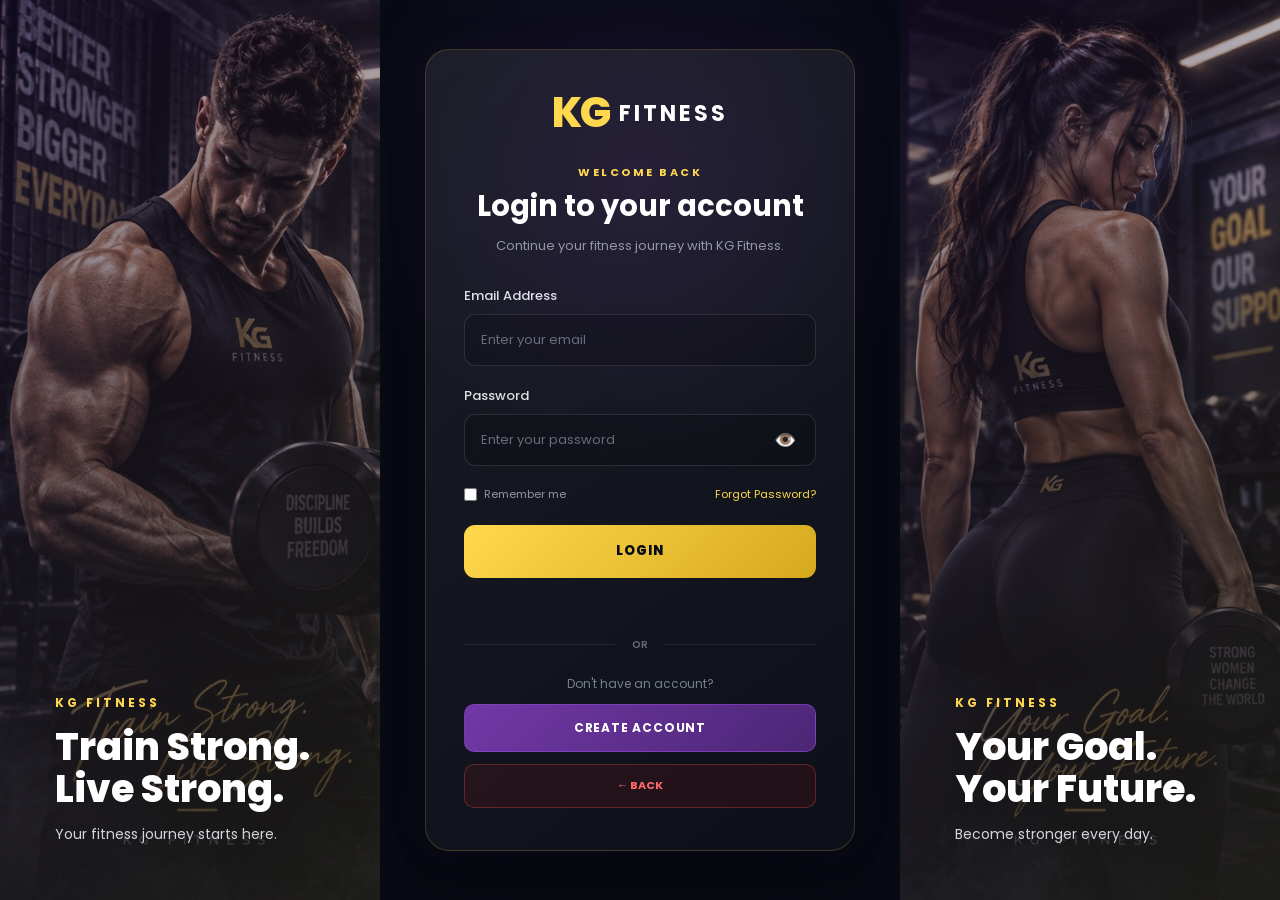
<file: index.html>
<!DOCTYPE html>
<html lang="en">

<head>
<meta name="google-site-verification" content="jZILCaX-lhPhB9ZKji2zbc3gxwZzl2rQR6wFWi7KnVI" />
    <meta charset="UTF-8">

    <meta
        name="viewport"
        content="width=device-width, initial-scale=1.0"
    >

    <title>KG Fitness | Login</title>
<link rel="canonical" href="https://kgjobfinderpc.github.io/KG-Fitness/">
    <link
        rel="stylesheet"
        href="login.css"
    >

    <link
        rel="preconnect"
        href="https://fonts.googleapis.com"
    >

    <link
        rel="preconnect"
        href="https://fonts.gstatic.com"
        crossorigin
    >

    <link
        href="https://fonts.googleapis.com/css2?family=Poppins:wght@300;400;500;600;700;800&display=swap"
        rel="stylesheet"
    >


    <style>

        /* ===============================
           PASSWORD INPUT
           =============================== */

        .password-wrapper {

            position: relative;

        }


        .password-wrapper input {

            width: 100%;

            padding-right: 50px;

        }


        .password-toggle {

            position: absolute;

            right: 15px;

            top: 50%;

            transform: translateY(-50%);

            border: none;

            background: transparent;

            color: #a7adbd;

            font-size: 18px;

            cursor: pointer;

            padding: 5px;

        }


        .password-toggle:hover {

            color: #ffd84d;

        }


        /* ===============================
           FORGOT PASSWORD MODAL
           =============================== */

        .forgot-modal {

            position: fixed;

            inset: 0;

            z-index: 9999;

            display: none;

            align-items: center;

            justify-content: center;

            padding: 20px;

            background:
                rgba(0, 0, 0, 0.85);

        }


        .forgot-modal-card {

            position: relative;

            width: 100%;

            max-width: 460px;

            box-sizing: border-box;

            padding: 40px;

            border-radius: 16px;

            background:
                #11131a;

            border:
                1px solid rgba(255, 216, 77, 0.20);

            box-shadow:
                0 25px 80px rgba(0, 0, 0, 0.70);

            text-align: center;

        }


        .forgot-modal-card .brand {

            display: flex;

            align-items: center;

            justify-content: center;

            gap: 10px;

            margin-bottom: 25px;

        }


        .forgot-modal-card .brand-kg {

            color: #ffd84d;

            font-size: 30px;

            font-weight: 800;

            line-height: 1;

        }


        .forgot-modal-card .brand-name {

            color: #ffffff;

            font-size: 18px;

            font-weight: 700;

            letter-spacing: 2px;

        }


        .forgot-modal-card .welcome {

            margin-bottom: 8px;

            color: #ffd84d;

            font-size: 12px;

            font-weight: 700;

            letter-spacing: 2px;

        }


        .forgot-modal-card h2 {

            margin:

                8px 0 12px;

            color: #ffffff;

            font-size: 25px;

            font-weight: 700;

        }


        .forgot-modal-card .login-description {

            margin-bottom: 20px;

            color: #a7adbd;

            font-size: 13px;

            line-height: 1.7;

        }


        .forgot-modal-card .input-group {

            margin-top: 20px;

            text-align: left;

        }


        .forgot-modal-card .input-group label {

            display: block;

            margin-bottom: 8px;

            color: #ffffff;

            font-size: 13px;

            font-weight: 500;

        }


        .forgot-modal-card .input-group input {

            width: 100%;

            box-sizing: border-box;

            padding: 13px 15px;

            border:

                1px solid rgba(255, 255, 255, 0.10);

            border-radius: 8px;

            outline: none;

            background: #191c25;

            color: #ffffff;

            font-family: "Poppins", sans-serif;

            font-size: 14px;

        }


        .forgot-modal-card .input-group input:focus {

            border-color: #ffd84d;

        }


        .forgot-modal-card .input-group input::placeholder {

            color: #6f7688;

        }


        .forgot-close {

            position: absolute;

            top: 12px;

            right: 16px;

            width: 35px;

            height: 35px;

            border: none;

            background: transparent;

            color: #a7adbd;

            font-size: 28px;

            line-height: 1;

            cursor: pointer;

        }


        .forgot-close:hover {

            color: #ffd84d;

        }


        #forgotMessage {

            min-height: 20px;

            margin-top: 15px;

            font-size: 12px;

            line-height: 1.5;

        }


        #sendResetLink {

            width: 100%;

            margin-top: 10px;

        }


        #cancelForgotPassword {

            width: 100%;

            margin-top: 15px;

        }


        /* ===============================
           MOBILE
           =============================== */

        @media (max-width: 600px) {

            .forgot-modal-card {

                padding: 30px 22px;

            }


            .forgot-modal-card h2 {

                font-size: 22px;

            }

        }

    </style>

</head>


<body>


    <main class="login-page">


        <!-- ===============================
             LEFT FITNESS IMAGE
             =============================== -->

        <section class="fitness-side left-side">

            <div class="image-overlay"></div>


            <div class="side-content">

                <span>
                    KG FITNESS
                </span>


                <h2>
                    Train Strong.<br>
                    Live Strong.
                </h2>


                <p>
                    Your fitness journey starts here.
                </p>

            </div>

        </section>



        <!-- ===============================
             LOGIN CENTER
             =============================== -->

        <section class="login-center">


            <div class="login-card">


                <div class="brand">

                    <div class="brand-kg">
                        KG
                    </div>

                    <div class="brand-name">
                        FITNESS
                    </div>

                </div>


                <p class="welcome">
                    WELCOME BACK
                </p>


                <h1>
                    Login to your account
                </h1>


                <p class="login-description">
                    Continue your fitness journey with KG Fitness.
                </p>



                <!-- ===============================
                     LOGIN FORM
                     =============================== -->

                <form id="loginForm">


                    <div class="input-group">

                        <label for="email">
                            Email Address
                        </label>


                        <input
                            type="email"
                            id="email"
                            name="email"
                            placeholder="Enter your email"
                            autocomplete="email"
                            required
                        >

                    </div>



                    <div class="input-group">

                        <label for="password">
                            Password
                        </label>


                        <div class="password-wrapper">


                            <input
                                type="password"
                                id="password"
                                name="password"
                                placeholder="Enter your password"
                                autocomplete="current-password"
                                required
                            >


                            <button
                                type="button"
                                class="password-toggle"
                                id="passwordToggle"
                                aria-label="Show password"
                            >
                                👁️
                            </button>


                        </div>

                    </div>



                    <!-- ===============================
                         LOGIN OPTIONS
                         =============================== -->

                    <div class="login-options">


                        <label class="remember">

                            <input
                                type="checkbox"
                                id="remember"
                            >

                            <span>
                                Remember me
                            </span>

                        </label>


                        <a
                            href="#"
                            id="forgotPassword"
                        >
                            Forgot Password?
                        </a>


                    </div>



                    <!-- LOGIN BUTTON -->

                    <button
                        type="submit"
                        class="login-submit"
                    >
                        LOGIN
                    </button>



                    <div
                        id="loginMessage"
                        class="login-message"
                    ></div>


                </form>



                <!-- ===============================
                     DIVIDER
                     =============================== -->

                <div class="divider">

                    <span>
                        OR
                    </span>

                </div>



                <!-- ===============================
                     CREATE ACCOUNT
                     =============================== -->

                <p class="create-account-text">
                    Don't have an account?
                </p>


                <button
                    type="button"
                    class="create-account-btn"
                    id="createAccountBtn"
                >
                    CREATE ACCOUNT
                </button>



                <!-- ===============================
                     BACK
                     =============================== -->

                <button
                    type="button"
                    class="back-btn"
                    id="backBtn"
                >
                    ← BACK
                </button>


            </div>

        </section>



        <!-- ===============================
             RIGHT FITNESS IMAGE
             =============================== -->

        <section class="fitness-side right-side">

            <div class="image-overlay"></div>


            <div class="side-content">

                <span>
                    KG FITNESS
                </span>


                <h2>
                    Your Goal.<br>
                    Your Future.
                </h2>


                <p>
                    Become stronger every day.
                </p>

            </div>

        </section>


    </main>



    <!-- ===============================
         FORGOT PASSWORD MODAL
         =============================== -->

    <div
        id="forgotPasswordModal"
        class="forgot-modal"
    >


        <div class="forgot-modal-card">


            <!-- CLOSE -->

            <button
                type="button"
                id="closeForgotModal"
                class="forgot-close"
                aria-label="Close"
            >
                ×
            </button>



            <!-- BRAND -->

            <div class="brand">

                <div class="brand-kg">
                    KG
                </div>

                <div class="brand-name">
                    FITNESS
                </div>

            </div>



            <p class="welcome">
                PASSWORD RECOVERY
            </p>


            <h2>
                Forgot your password?
            </h2>


            <p class="login-description">
                Enter your email address and we will send you a password reset link.
            </p>



            <!-- EMAIL -->

            <div class="input-group">

                <label for="forgotEmail">
                    Email Address
                </label>


                <input
                    type="email"
                    id="forgotEmail"
                    placeholder="Enter your email"
                    autocomplete="off"
                >

            </div>



            <!-- MESSAGE -->

            <div
                id="forgotMessage"
                class="login-message"
            ></div>



            <!-- SEND -->

            <button
                type="button"
                id="sendResetLink"
                class="login-submit"
            >
                SEND RESET LINK
            </button>



            <!-- CANCEL -->

            <button
                type="button"
                id="cancelForgotPassword"
                class="back-btn"
            >
                ← BACK TO LOGIN
            </button>


        </div>

    </div>



    <!-- ===============================
         MAIN JAVASCRIPT
         =============================== -->

    <script
        type="module"
        src="script.js"
    ></script>



    <!-- ===============================
         PASSWORD SHOW / HIDE
         =============================== -->

    <script>

        const passwordInput =
            document.getElementById(
                "password"
            );


        const passwordToggle =
            document.getElementById(
                "passwordToggle"
            );


        if (
            passwordInput &&
            passwordToggle
        ) {

            passwordToggle.addEventListener(
                "click",
                () => {


                    if (
                        passwordInput.type ===
                        "password"
                    ) {

                        passwordInput.type =
                            "text";


                        passwordToggle.textContent =
                            "🙈";


                        passwordToggle.setAttribute(
                            "aria-label",
                            "Hide password"
                        );

                    } else {

                        passwordInput.type =
                            "password";


                        passwordToggle.textContent =
                            "👁️";


                        passwordToggle.setAttribute(
                            "aria-label",
                            "Show password"
                        );

                    }

                }
            );

        }

    </script>


</body>

</html>
</file>
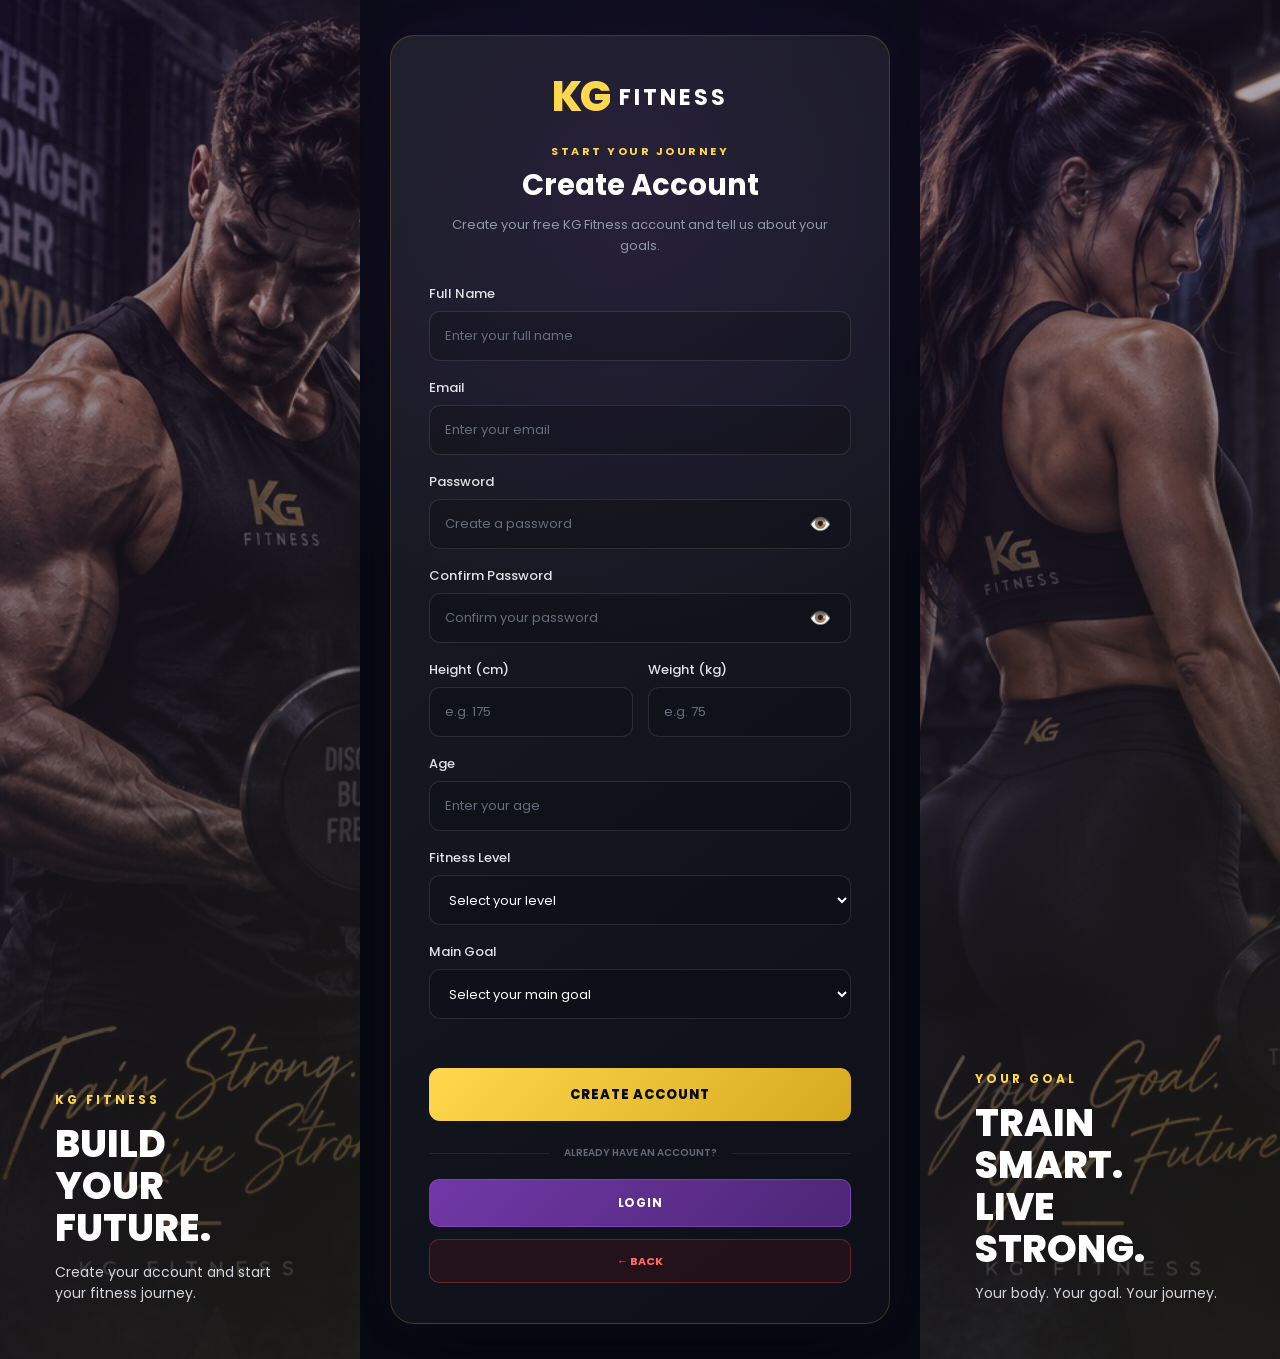
<file: create-account.html>
<!DOCTYPE html>
<html lang="en">
<head>
    <meta charset="UTF-8">
    <meta name="viewport" content="width=device-width, initial-scale=1.0">

    <title>Create Account - KG Fitness</title>

    <link rel="preconnect" href="https://fonts.googleapis.com">
    <link rel="preconnect" href="https://fonts.gstatic.com" crossorigin>

    <link
        href="https://fonts.googleapis.com/css2?family=Poppins:wght@400;500;600;700;800&display=swap"
        rel="stylesheet"
    >

    <link rel="stylesheet" href="create-account.css">

    <style>
        .password-wrapper {
            position: relative;
        }

        .password-wrapper input {
            width: 100%;
            padding-right: 50px;
        }

        .password-toggle {
            position: absolute;
            right: 15px;
            top: 50%;
            transform: translateY(-50%);
            border: none;
            background: transparent;
            color: #a7adbd;
            font-size: 18px;
            cursor: pointer;
            padding: 5px;
        }

        .password-toggle:hover {
            color: #ffd84d;
        }
    </style>
</head>

<body>

    <main class="register-page">

        <!-- LEFT FITNESS IMAGE -->
        <section class="register-side left-side">
            <div class="image-overlay"></div>

            <div class="side-content">
                <span>KG FITNESS</span>

                <h2>
                    BUILD<br>
                    YOUR<br>
                    FUTURE.
                </h2>

                <p>
                    Create your account and start your fitness journey.
                </p>
            </div>
        </section>


        <!-- CENTER REGISTER FORM -->
        <section class="register-center">

            <div class="register-card">

                <!-- BRAND -->
                <div class="brand">
                    <span class="brand-kg">KG</span>
                    <span class="brand-name">FITNESS</span>
                </div>


                <!-- TITLE -->
                <div class="welcome">
                    START YOUR JOURNEY
                </div>

                <h1>
                    Create Account
                </h1>

                <p class="register-description">
                    Create your free KG Fitness account and tell us about your goals.
                </p>


                <!-- FORM -->
                <form id="registerForm">

                    <!-- NAME -->
                    <div class="input-group">
                        <label for="name">
                            Full Name
                        </label>

                        <input
                            type="text"
                            id="name"
                            name="name"
                            placeholder="Enter your full name"
                            autocomplete="name"
                            required
                        >
                    </div>


                    <!-- EMAIL -->
                    <div class="input-group">
                        <label for="email">
                            Email
                        </label>

                        <input
                            type="email"
                            id="email"
                            name="email"
                            placeholder="Enter your email"
                            autocomplete="email"
                            required
                        >
                    </div>


                    <!-- PASSWORD -->
                    <div class="input-group">
                        <label for="password">
                            Password
                        </label>

                        <div class="password-wrapper">
                            <input
                                type="password"
                                id="password"
                                name="password"
                                placeholder="Create a password"
                                autocomplete="new-password"
                                required
                            >

                            <button
                                type="button"
                                class="password-toggle"
                                id="passwordToggle"
                                aria-label="Show password"
                            >
                                👁️
                            </button>
                        </div>
                    </div>


                    <!-- CONFIRM PASSWORD -->
                    <div class="input-group">
                        <label for="confirmPassword">
                            Confirm Password
                        </label>

                        <div class="password-wrapper">
                            <input
                                type="password"
                                id="confirmPassword"
                                name="confirmPassword"
                                placeholder="Confirm your password"
                                autocomplete="new-password"
                                required
                            >

                            <button
                                type="button"
                                class="password-toggle"
                                id="confirmPasswordToggle"
                                aria-label="Show password"
                            >
                                👁️
                            </button>
                        </div>
                    </div>


                    <!-- HEIGHT + WEIGHT -->
                    <div class="form-row">

                        <div class="input-group">
                            <label for="height">
                                Height (cm)
                            </label>

                            <input
                                type="number"
                                id="height"
                                name="height"
                                placeholder="e.g. 175"
                                min="50"
                                max="250"
                                required
                            >
                        </div>


                        <div class="input-group">
                            <label for="weight">
                                Weight (kg)
                            </label>

                            <input
                                type="number"
                                id="weight"
                                name="weight"
                                placeholder="e.g. 75"
                                min="20"
                                max="400"
                                step="0.1"
                                required
                            >
                        </div>

                    </div>


                    <!-- AGE -->
                    <div class="input-group">
                        <label for="age">
                            Age
                        </label>

                        <input
                            type="number"
                            id="age"
                            name="age"
                            placeholder="Enter your age"
                            min="13"
                            max="100"
                            required
                        >
                    </div>


                    <!-- LEVEL -->
                    <div class="input-group">
                        <label for="level">
                            Fitness Level
                        </label>

                        <select
                            id="level"
                            name="level"
                            required
                        >
                            <option value="">
                                Select your level
                            </option>

                            <option value="beginner">
                                Beginner
                            </option>

                            <option value="intermediate">
                                Intermediate
                            </option>

                            <option value="advanced">
                                Advanced
                            </option>

                            <option value="athlete">
                                Athlete
                            </option>
                        </select>
                    </div>


                    <!-- GOAL -->
                    <div class="input-group">
                        <label for="goal">
                            Main Goal
                        </label>

                        <select
                            id="goal"
                            name="goal"
                            required
                        >
                            <option value="">
                                Select your main goal
                            </option>

                            <option value="weight-loss">
                                Weight Loss / Fat Loss
                            </option>

                            <option value="muscle-building">
                                Muscle Building / Hypertrophy
                            </option>

                            <option value="strength">
                                Strength
                            </option>

                            <option value="power">
                                Power
                            </option>

                            <option value="endurance">
                                Endurance
                            </option>

                            <option value="cardio">
                                Cardio & Fitness
                            </option>

                            <option value="mobility">
                                Mobility & Flexibility
                            </option>

                            <option value="recovery">
                                Relaxation / Recovery
                            </option>

                            <option value="beginner-fitness">
                                Beginner / General Fitness
                            </option>

                            <option value="athlete-training">
                                Athlete / Competition Training
                            </option>

                            <option value="advanced-performance">
                                Advanced Performance
                            </option>

                            <option value="weight-maintenance">
                                Weight Maintenance
                            </option>

                            <option value="body-recomposition">
                                Body Recomposition
                            </option>

                            <option value="functional-training">
                                Functional Training
                            </option>

                            <option value="sport-performance">
                                Sport Performance
                            </option>
                        </select>
                    </div>


                    <!-- MESSAGE -->
                    <div
                        id="registerMessage"
                        class="register-message"
                    ></div>


                    <!-- CREATE BUTTON -->
                    <button
                        type="submit"
                        class="create-account-submit"
                    >
                        CREATE ACCOUNT
                    </button>

                </form>


                <!-- DIVIDER -->
                <div class="divider">
                    <span>ALREADY HAVE AN ACCOUNT?</span>
                </div>


                <!-- LOGIN -->
                <button
                    type="button"
                    class="login-btn"
                    onclick="window.location.href='login.html'"
                >
                    LOGIN
                </button>


                <!-- BACK -->
                <button
                    type="button"
                    class="back-btn"
                    onclick="window.location.href='index.html'"
                >
                    ← BACK
                </button>

            </div>

        </section>


        <!-- RIGHT FITNESS IMAGE -->
        <section class="register-side right-side">
            <div class="image-overlay"></div>

            <div class="side-content">
                <span>YOUR GOAL</span>

                <h2>
                    TRAIN<br>
                    SMART.<br>
                    LIVE STRONG.
                </h2>

                <p>
                    Your body. Your goal. Your journey.
                </p>
            </div>
        </section>

    </main>


    <script type="module" src="script.js"></script>

    <script>
        const passwordInput =
            document.getElementById("password");

        const passwordToggle =
            document.getElementById("passwordToggle");

        const confirmPasswordInput =
            document.getElementById("confirmPassword");

        const confirmPasswordToggle =
            document.getElementById("confirmPasswordToggle");


        if (passwordInput && passwordToggle) {

            passwordToggle.addEventListener(
                "click",
                () => {

                    if (passwordInput.type === "password") {

                        passwordInput.type = "text";

                        passwordToggle.textContent = "🙈";

                        passwordToggle.setAttribute(
                            "aria-label",
                            "Hide password"
                        );

                    } else {

                        passwordInput.type = "password";

                        passwordToggle.textContent = "👁️";

                        passwordToggle.setAttribute(
                            "aria-label",
                            "Show password"
                        );
                    }
                }
            );
        }


        if (confirmPasswordInput && confirmPasswordToggle) {

            confirmPasswordToggle.addEventListener(
                "click",
                () => {

                    if (confirmPasswordInput.type === "password") {

                        confirmPasswordInput.type = "text";

                        confirmPasswordToggle.textContent = "🙈";

                        confirmPasswordToggle.setAttribute(
                            "aria-label",
                            "Hide password"
                        );

                    } else {

                        confirmPasswordInput.type = "password";

                        confirmPasswordToggle.textContent = "👁️";

                        confirmPasswordToggle.setAttribute(
                            "aria-label",
                            "Show password"
                        );
                    }
                }
            );
        }
    </script>

</body>
</html>
</file>
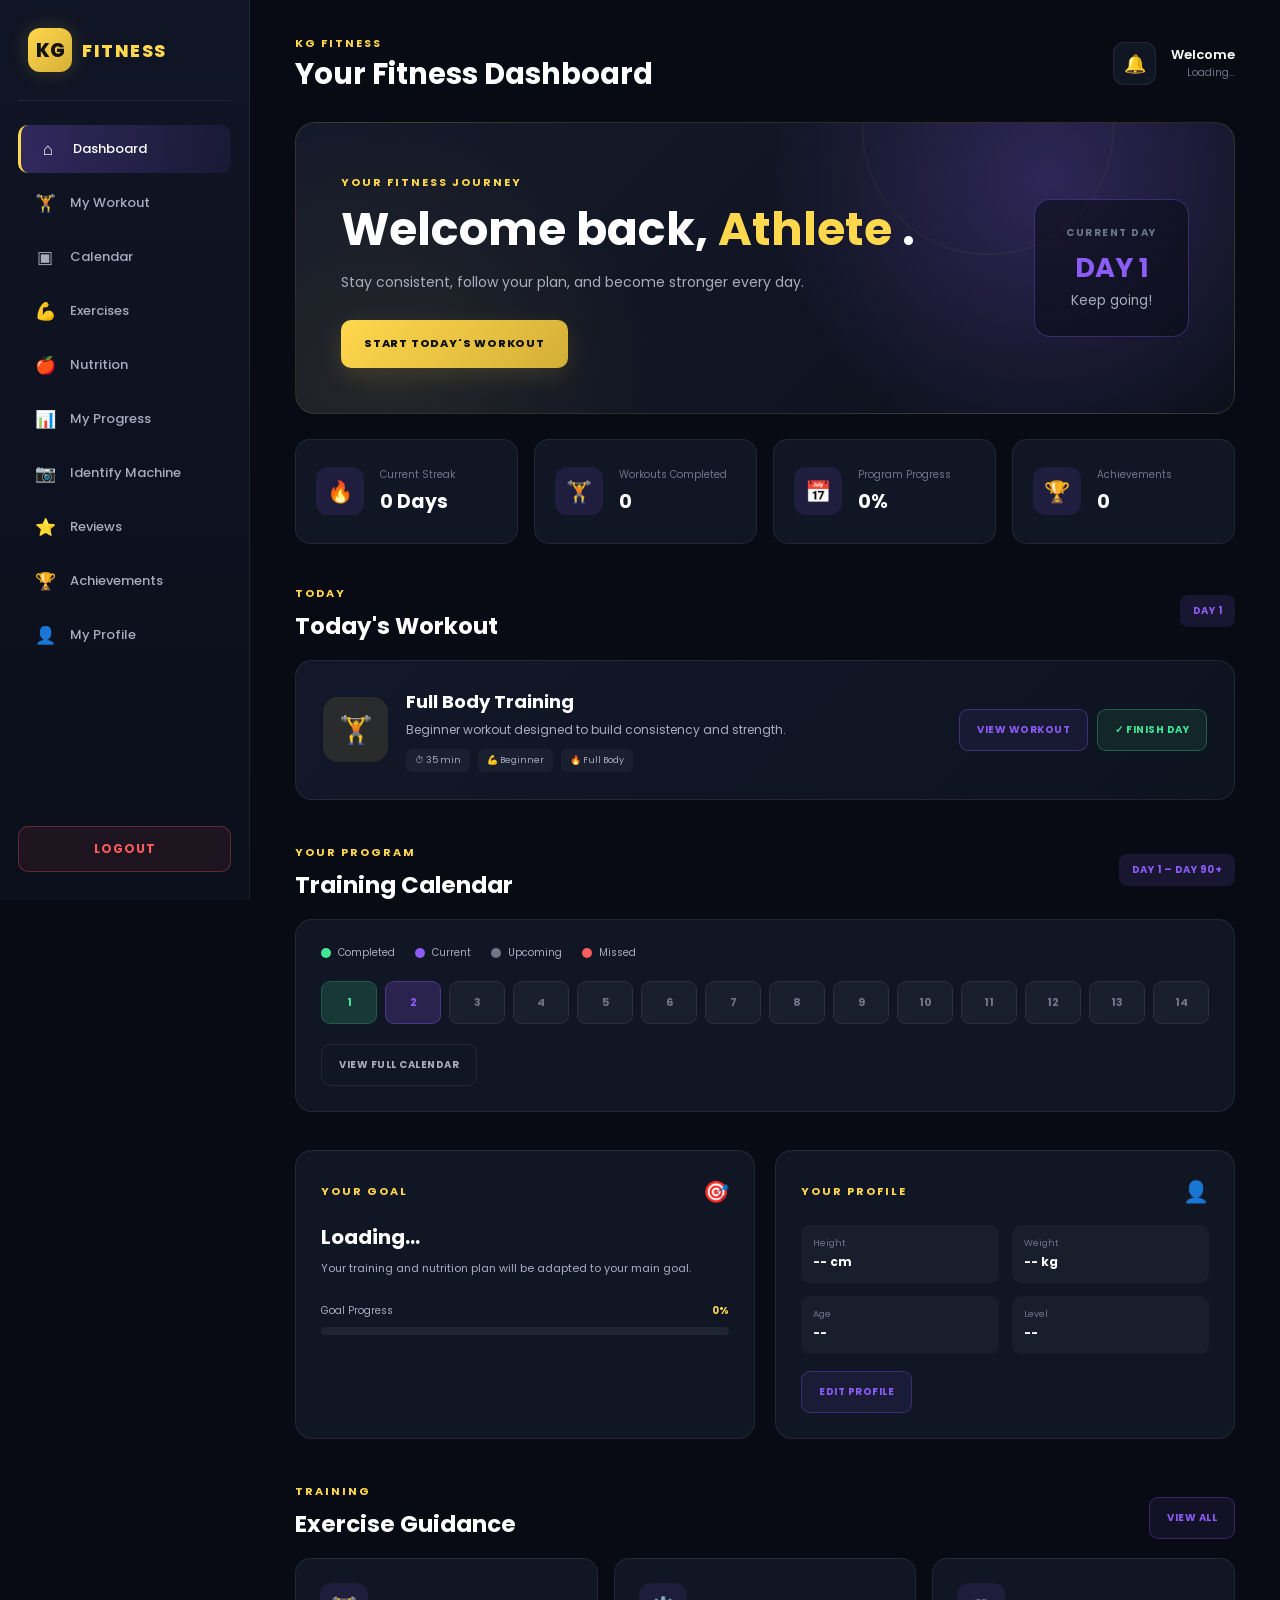
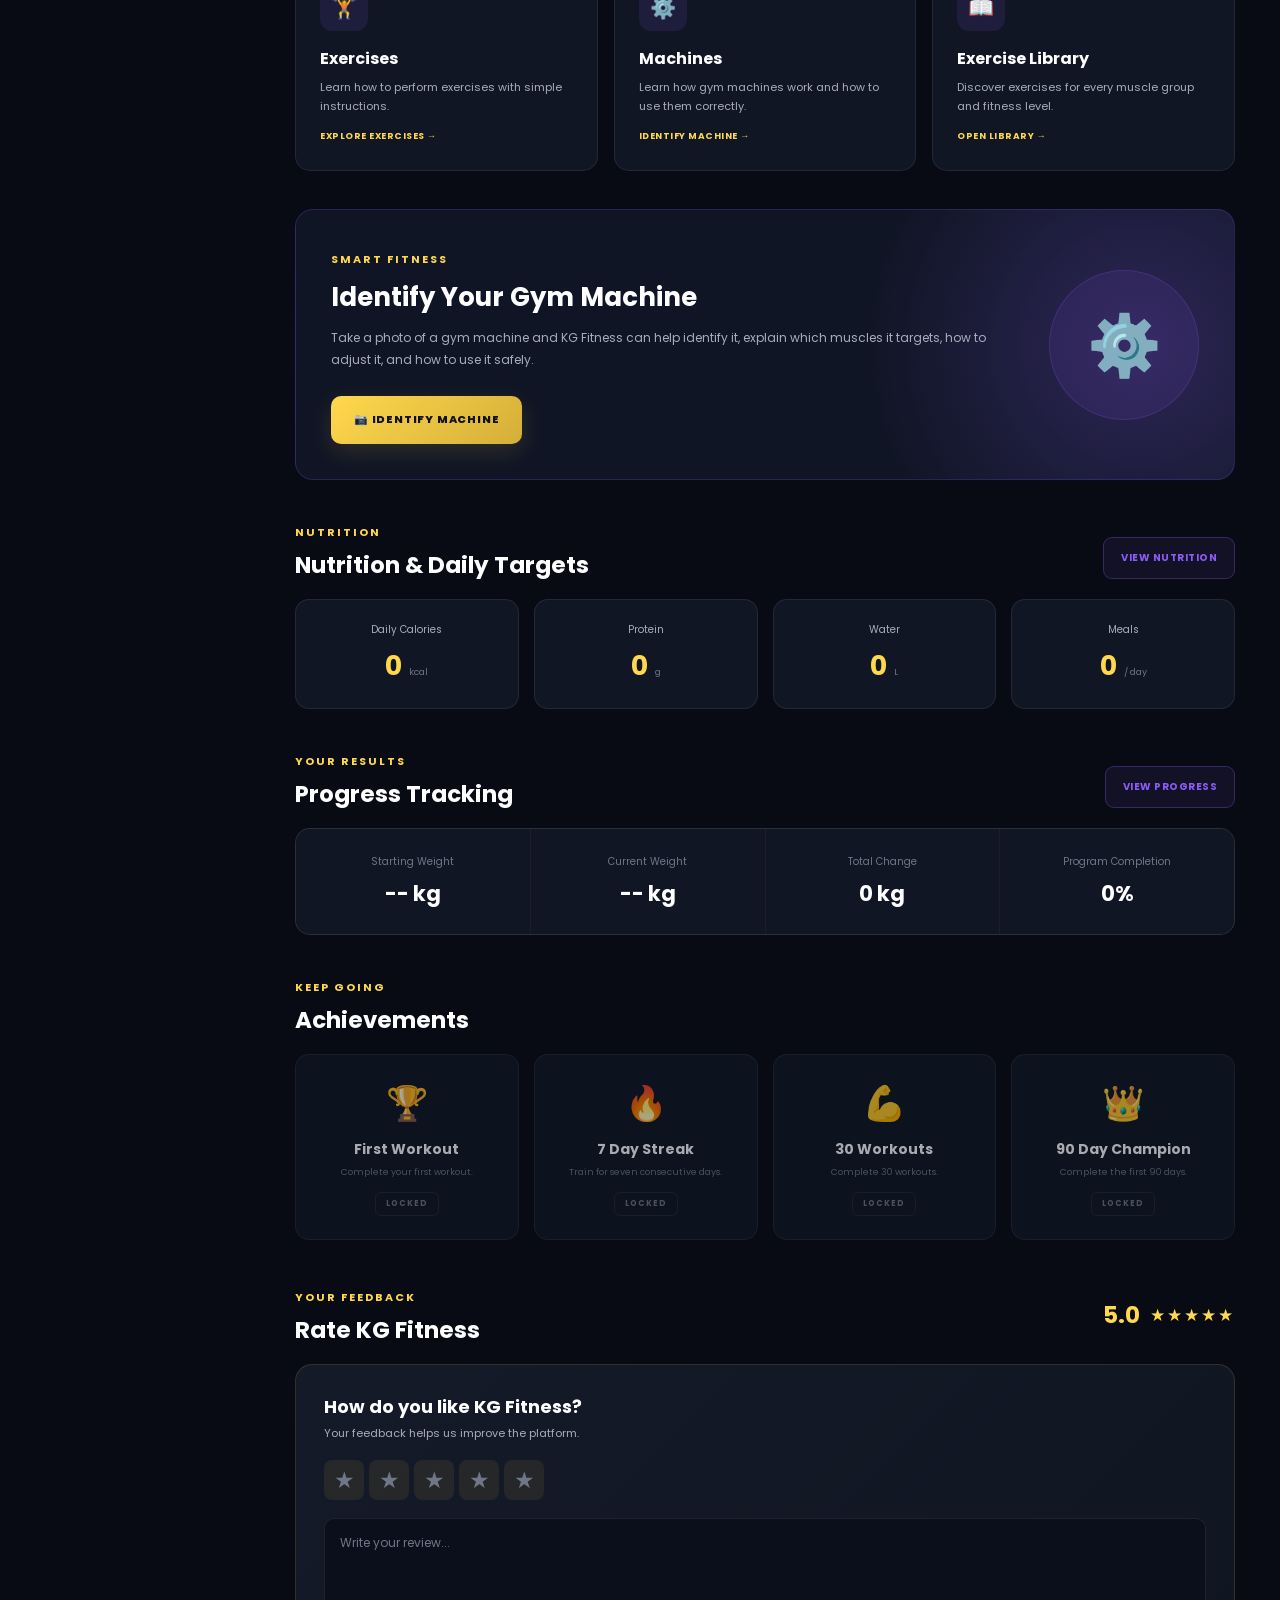
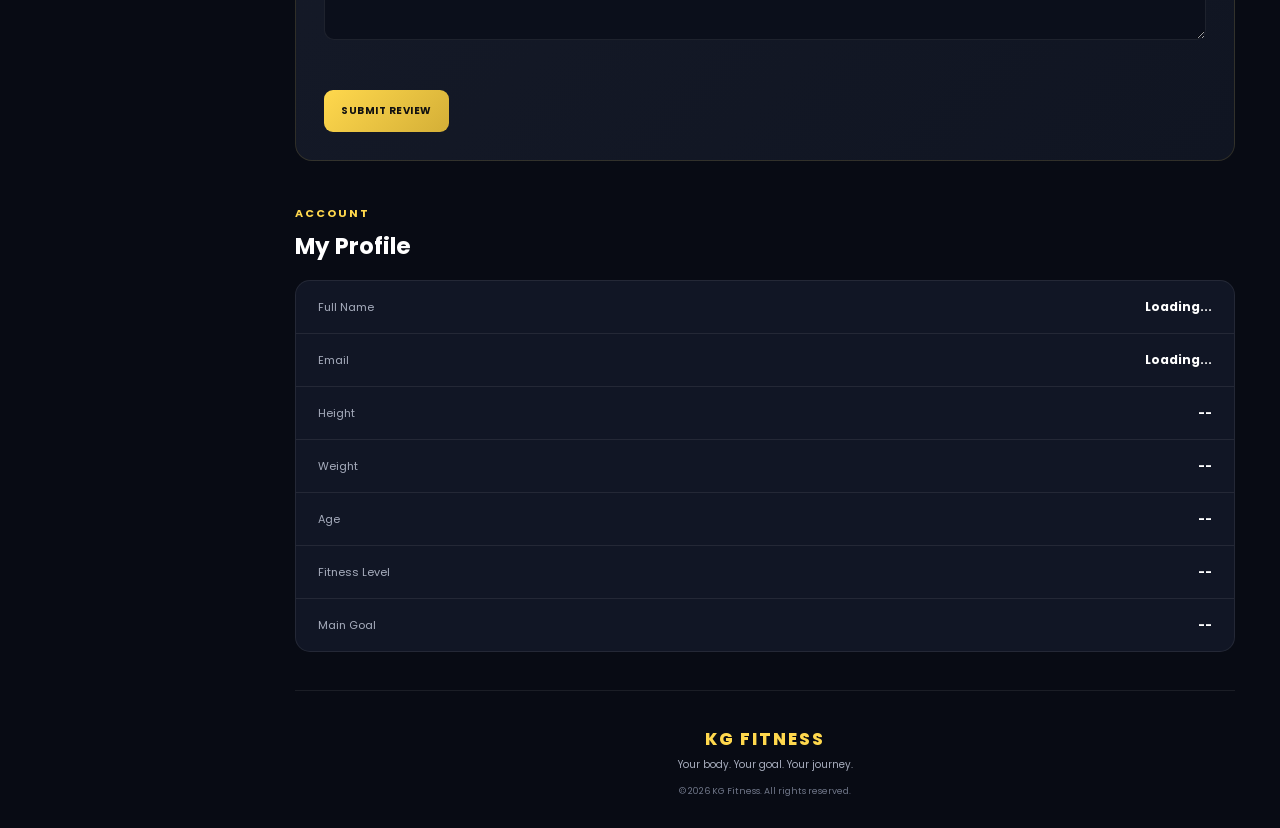
<file: dashboard.html>
<!DOCTYPE html>
<html lang="en">
<head>
    <meta charset="UTF-8">
    <meta name="viewport" content="width=device-width, initial-scale=1.0">

    <title>KG Fitness | Dashboard</title>

    <link rel="preconnect" href="https://fonts.googleapis.com">
    <link rel="preconnect" href="https://fonts.gstatic.com" crossorigin>

    <link
        href="https://fonts.googleapis.com/css2?family=Poppins:wght@400;500;600;700;800&display=swap"
        rel="stylesheet"
    >

    <link rel="stylesheet" href="dashboard.css">
</head>

<body>

    <!-- ============================= -->
    <!-- SIDEBAR -->
    <!-- ============================= -->

    <aside class="sidebar">

        <div class="brand">
            <div class="brand-kg">KG</div>
            <div class="brand-name">FITNESS</div>
        </div>

        <nav class="sidebar-nav">

            <a href="#dashboard" class="nav-item active">
                <span>⌂</span>
                Dashboard
            </a>

            <a href="workout.html" class="nav-item">
    <span>🏋</span>
    My Workout
</a>

            <a href="#calendar" class="nav-item">
                <span>▣</span>
                Calendar
            </a>

            <a href="exercises.html" class="nav-item">
    <span>💪</span>
    Exercises
</a>
            <a href="nutrition.html" class="nav-item">
                <span>🍎</span>
                Nutrition
            </a>

            <a href="progress.html" class="nav-item">
    <span>📊</span>
    My Progress
</a>

            <a href="identify-machine.html" class="nav-item">
    <span>📷</span>
    Identify Machine
</a>

            <a href="#reviews" class="nav-item">
                <span>⭐</span>
                Reviews
            </a>

            <a href="#achievements" class="nav-item">
                <span>🏆</span>
                Achievements
            </a>

            <a href="#profile" class="nav-item">
                <span>👤</span>
                My Profile
            </a>

        </nav>

        <button
            type="button"
            class="logout-btn"
            id="logoutBtn"
        >
            LOGOUT
        </button>

    </aside>


    <!-- ============================= -->
    <!-- MAIN CONTENT -->
    <!-- ============================= -->

    <main class="dashboard-main">

        <!-- TOP BAR -->

        <header class="topbar">

            <div>
                <p class="topbar-label">
                    KG FITNESS
                </p>

                <h1>
                    Your Fitness Dashboard
                </h1>
            </div>

            <div class="user-area">

                <div class="notification">
                    🔔
                </div>

                <div class="user-info">

                    <span class="user-name" id="userName">
                        Welcome
                    </span>

                    <span class="user-email" id="userEmail">
                        Loading...
                    </span>

                </div>

            </div>

        </header>


        <!-- ============================= -->
        <!-- WELCOME HERO -->
        <!-- ============================= -->

        <section
            class="dashboard-hero"
            id="dashboard"
        >

            <div class="hero-content">

                <span class="hero-label">
                    YOUR FITNESS JOURNEY
                </span>

                <h2>
                    Welcome back,
                    <span id="heroUserName">
                        Athlete
                    </span>.
                </h2>

                <p>
                    Stay consistent, follow your plan,
                    and become stronger every day.
                </p>

                <button
                    type="button"
                    class="primary-btn"
                    id="startWorkoutBtn"
                >
                    START TODAY'S WORKOUT
                </button>

            </div>

            <div class="hero-stat">

                <span>
                    CURRENT DAY
                </span>

                <strong id="currentDay">
                    DAY 1
                </strong>

                <small>
                    Keep going!
                </small>

            </div>

        </section>


        <!-- ============================= -->
        <!-- QUICK STATS -->
        <!-- ============================= -->

        <section class="stats-grid">

            <div class="stat-card">

                <div class="stat-icon">
                    🔥
                </div>

                <div>
                    <span>
                        Current Streak
                    </span>

                    <strong id="streakValue">
                        0 Days
                    </strong>
                </div>

            </div>


            <div class="stat-card">

                <div class="stat-icon">
                    🏋
                </div>

                <div>
                    <span>
                        Workouts Completed
                    </span>

                    <strong id="workoutsValue">
                        0
                    </strong>
                </div>

            </div>


            <div class="stat-card">

                <div class="stat-icon">
                    📅
                </div>

                <div>
                    <span>
                        Program Progress
                    </span>

                    <strong id="programProgress">
                        0%
                    </strong>
                </div>

            </div>


            <div class="stat-card">

                <div class="stat-icon">
                    🏆
                </div>

                <div>
                    <span>
                        Achievements
                    </span>

                    <strong id="achievementValue">
                        0
                    </strong>
                </div>

            </div>

        </section>


        <!-- ============================= -->
        <!-- TODAY'S WORKOUT -->
        <!-- ============================= -->

        <section
            class="dashboard-section"
            id="workout"
        >

            <div class="section-header">

                <div>

                    <span class="section-label">
                        TODAY
                    </span>

                    <h2>
                        Today's Workout
                    </h2>

                </div>

                <span class="day-badge">
                    DAY 1
                </span>

            </div>


            <div class="workout-card">

                <div class="workout-info">

                    <div class="workout-icon">
                        🏋️
                    </div>

                    <div>

                        <h3>
                            Full Body Training
                        </h3>

                        <p>
                            Beginner workout designed
                            to build consistency and strength.
                        </p>

                        <div class="workout-meta">

                            <span>
                                ⏱ 35 min
                            </span>

                            <span>
                                💪 Beginner
                            </span>

                            <span>
                                🔥 Full Body
                            </span>

                        </div>

                    </div>

                </div>


                <div class="workout-actions">

                    <button
                        type="button"
                        class="secondary-btn"
                        id="viewWorkoutBtn"
                    >
                        VIEW WORKOUT
                    </button>

                    <button
                        type="button"
                        class="finish-btn"
                        id="finishDayBtn"
                    >
                        ✓ FINISH DAY
                    </button>

                </div>

            </div>

        </section>


        <!-- ============================= -->
        <!-- CALENDAR -->
        <!-- ============================= -->

        <section
            class="dashboard-section"
            id="calendar"
        >

            <div class="section-header">

                <div>

                    <span class="section-label">
                        YOUR PROGRAM
                    </span>

                    <h2>
                        Training Calendar
                    </h2>

                </div>

                <span class="program-days">
                    DAY 1 – DAY 90+
                </span>

            </div>


            <div class="calendar-card">

                <div class="calendar-legend">

                    <div>
                        <span class="legend-dot completed"></span>
                        Completed
                    </div>

                    <div>
                        <span class="legend-dot current"></span>
                        Current
                    </div>

                    <div>
                        <span class="legend-dot upcoming"></span>
                        Upcoming
                    </div>

                    <div>
                        <span class="legend-dot missed"></span>
                        Missed
                    </div>

                </div>


                <div
                    class="days-grid"
                    id="daysGrid"
                >

                    <div class="day completed">
                        1
                    </div>

                    <div class="day current">
                        2
                    </div>

                    <div class="day upcoming">
                        3
                    </div>

                    <div class="day upcoming">
                        4
                    </div>

                    <div class="day upcoming">
                        5
                    </div>

                    <div class="day upcoming">
                        6
                    </div>

                    <div class="day upcoming">
                        7
                    </div>

                    <div class="day upcoming">
                        8
                    </div>

                    <div class="day upcoming">
                        9
                    </div>

                    <div class="day upcoming">
                        10
                    </div>

                    <div class="day upcoming">
                        11
                    </div>

                    <div class="day upcoming">
                        12
                    </div>

                    <div class="day upcoming">
                        13
                    </div>

                    <div class="day upcoming">
                        14
                    </div>

                </div>

                <button
                    type="button"
                    class="calendar-btn"
                    id="viewCalendarBtn"
                >
                    VIEW FULL CALENDAR
                </button>

            </div>

        </section>


        <!-- ============================= -->
        <!-- GOAL + PROFILE -->
        <!-- ============================= -->

        <section class="two-column-grid">

            <div class="dashboard-card goal-card">

                <div class="card-header">

                    <span class="section-label">
                        YOUR GOAL
                    </span>

                    <span class="card-icon">
                        🎯
                    </span>

                </div>

                <h3 id="userGoal">
                    Loading...
                </h3>

                <p>
                    Your training and nutrition plan
                    will be adapted to your main goal.
                </p>

                <div class="goal-progress">

                    <div class="progress-header">
                        <span>
                            Goal Progress
                        </span>

                        <strong id="goalProgressText">
                            0%
                        </strong>
                    </div>

                    <div class="progress-bar">
                        <div
                            class="progress-fill"
                            id="goalProgressFill"
                        ></div>
                    </div>

                </div>

            </div>


            <div class="dashboard-card profile-summary">

                <div class="card-header">

                    <span class="section-label">
                        YOUR PROFILE
                    </span>

                    <span class="card-icon">
                        👤
                    </span>

                </div>

                <div class="profile-data">

                    <div>
                        <span>
                            Height
                        </span>

                        <strong id="profileHeight">
                            -- cm
                        </strong>
                    </div>

                    <div>
                        <span>
                            Weight
                        </span>

                        <strong id="profileWeight">
                            -- kg
                        </strong>
                    </div>

                    <div>
                        <span>
                            Age
                        </span>

                        <strong id="profileAge">
                            --
                        </strong>
                    </div>

                    <div>
                        <span>
                            Level
                        </span>

                        <strong id="profileLevel">
                            --
                        </strong>
                    </div>

                </div>

                <button
                    type="button"
                    class="small-btn"
                    id="editProfileBtn"
                >
                    EDIT PROFILE
                </button>

            </div>

        </section>


        <!-- ============================= -->
        <!-- EXERCISES -->
        <!-- ============================= -->

        <section
            class="dashboard-section"
            id="exercises"
        >

            <div class="section-header">

                <div>

                    <span class="section-label">
                        TRAINING
                    </span>

                    <h2>
                        Exercise Guidance
                    </h2>

                </div>

                <button
    type="button"
    class="small-btn"
    id="allExercisesBtn"
    onclick="window.location.href='exercises.html'"
>
    VIEW ALL
</button>
            </div>


            <div class="feature-grid">

                <div class="feature-card">

                    <div class="feature-icon">
                        🏋️
                    </div>

                    <h3>
                        Exercises
                    </h3>

                    <p>
                        Learn how to perform exercises
                        with simple instructions.
                    </p>

                    <button
    type="button"
    class="card-link"
    onclick="window.location.href='exercises.html'"
>
    EXPLORE EXERCISES →
</button>

                </div>


                <div class="feature-card">

                    <div class="feature-icon">
                        ⚙️
                    </div>

                    <h3>
                        Machines
                    </h3>

                    <p>
                        Learn how gym machines work
                        and how to use them correctly.
                    </p>

                    <button
                        type="button"
                        class="card-link"
                        id="machineBtn"
                    >
                        IDENTIFY MACHINE →
                    </button>

                </div>


                <div class="feature-card">

                    <div class="feature-icon">
                        📖
                    </div>

                    <h3>
                        Exercise Library
                    </h3>

                    <p>
                        Discover exercises for every
                        muscle group and fitness level.
                    </p>

                    <button
    type="button"
    class="card-link"
    onclick="window.location.href='exercises.html'"
>
    OPEN LIBRARY →
</button>
                </div>

            </div>

        </section>


        <!-- ============================= -->
        <!-- MACHINE IDENTIFICATION -->
        <!-- ============================= -->

        <section
            class="dashboard-section machine-section"
            id="machines"
        >

            <div class="machine-content">

                <span class="section-label">
                    SMART FITNESS
                </span>

                <h2>
                    Identify Your Gym Machine
                </h2>

                <p>
                    Take a photo of a gym machine and KG Fitness
                    can help identify it, explain which muscles
                    it targets, how to adjust it, and how to use it safely.
                </p>

                <button
                    type="button"
                    class="primary-btn"
                    id="identifyMachineBtn"
                >
                    📷 IDENTIFY MACHINE
                </button>

            </div>

            <div class="machine-visual">
                ⚙️
            </div>

        </section>


        <!-- ============================= -->
        <!-- NUTRITION -->
        <!-- ============================= -->

        <section
            class="dashboard-section"
            id="nutrition"
        >

            <div class="section-header">

                <div>

                    <span class="section-label">
                        NUTRITION
                    </span>

                    <h2>
                        Nutrition & Daily Targets
                    </h2>

                </div>

                <button
                    type="button"
                    class="small-btn"
                    id="nutritionBtn"
                >
                    VIEW NUTRITION
                </button>

            </div>


            <div class="nutrition-grid">

                <div class="nutrition-card">

                    <span>
                        Daily Calories
                    </span>

                    <strong id="calorieTarget">
                        0
                    </strong>

                    <small>
                        kcal
                    </small>

                </div>


                <div class="nutrition-card">

                    <span>
                        Protein
                    </span>

                    <strong id="proteinTarget">
                        0
                    </strong>

                    <small>
                        g
                    </small>

                </div>


                <div class="nutrition-card">

                    <span>
                        Water
                    </span>

                    <strong id="waterTarget">
                        0
                    </strong>

                    <small>
                        L
                    </small>

                </div>


                <div class="nutrition-card">

                    <span>
                        Meals
                    </span>

                    <strong id="mealTarget">
                        0
                    </strong>

                    <small>
                        / day
                    </small>

                </div>

            </div>

        </section>


        <!-- ============================= -->
        <!-- PROGRESS -->
        <!-- ============================= -->

        <section
            class="dashboard-section"
            id="progress"
        >

            <div class="section-header">

                <div>

                    <span class="section-label">
                        YOUR RESULTS
                    </span>

                    <h2>
                        Progress Tracking
                    </h2>

                </div>

                <button
                    type="button"
                    class="small-btn"
                    id="progressBtn"
                >
                    VIEW PROGRESS
                </button>

            </div>


            <div class="progress-card">

                <div class="progress-stat">

                    <span>
                        Starting Weight
                    </span>

                    <strong id="startingWeight">
                        -- kg
                    </strong>

                </div>


                <div class="progress-stat">

                    <span>
                        Current Weight
                    </span>

                    <strong id="currentWeight">
                        -- kg
                    </strong>

                </div>


                <div class="progress-stat">

                    <span>
                        Total Change
                    </span>

                    <strong id="weightChange">
                        0 kg
                    </strong>

                </div>


                <div class="progress-stat">

                    <span>
                        Program Completion
                    </span>

                    <strong id="completionPercent">
                        0%
                    </strong>

                </div>

            </div>

        </section>


        <!-- ============================= -->
        <!-- ACHIEVEMENTS -->
        <!-- ============================= -->

        <section
            class="dashboard-section"
            id="achievements"
        >

            <div class="section-header">

                <div>

                    <span class="section-label">
                        KEEP GOING
                    </span>

                    <h2>
                        Achievements
                    </h2>

                </div>

            </div>


            <div class="achievements-grid">

                <div class="achievement-card locked">

                    <div class="achievement-icon">
                        🏆
                    </div>

                    <h3>
                        First Workout
                    </h3>

                    <p>
                        Complete your first workout.
                    </p>

                </div>


                <div class="achievement-card locked">

                    <div class="achievement-icon">
                        🔥
                    </div>

                    <h3>
                        7 Day Streak
                    </h3>

                    <p>
                        Train for seven consecutive days.
                    </p>

                </div>


                <div class="achievement-card locked">

                    <div class="achievement-icon">
                        💪
                    </div>

                    <h3>
                        30 Workouts
                    </h3>

                    <p>
                        Complete 30 workouts.
                    </p>

                </div>


                <div class="achievement-card locked">

                    <div class="achievement-icon">
                        👑
                    </div>

                    <h3>
                        90 Day Champion
                    </h3>

                    <p>
                        Complete the first 90 days.
                    </p>

                </div>

            </div>

        </section>


        <!-- ============================= -->
        <!-- REVIEWS -->
        <!-- ============================= -->

        <section
            class="dashboard-section reviews-section"
            id="reviews"
        >

            <div class="section-header">

                <div>

                    <span class="section-label">
                        YOUR FEEDBACK
                    </span>

                    <h2>
                        Rate KG Fitness
                    </h2>

                </div>

                <div class="rating-summary">

                    <strong id="averageRating">
                        5.0
                    </strong>

                    <div class="stars">
                        ★★★★★
                    </div>

                </div>

            </div>


            <div class="review-card">

                <h3>
                    How do you like KG Fitness?
                </h3>

                <p>
                    Your feedback helps us improve the platform.
                </p>


                <div
                    class="star-selector"
                    id="starSelector"
                >

                    <button
                        type="button"
                        class="star"
                        data-rating="1"
                    >
                        ★
                    </button>

                    <button
                        type="button"
                        class="star"
                        data-rating="2"
                    >
                        ★
                    </button>

                    <button
                        type="button"
                        class="star"
                        data-rating="3"
                    >
                        ★
                    </button>

                    <button
                        type="button"
                        class="star"
                        data-rating="4"
                    >
                        ★
                    </button>

                    <button
                        type="button"
                        class="star"
                        data-rating="5"
                    >
                        ★
                    </button>

                </div>


                <textarea
                    id="reviewText"
                    placeholder="Write your review..."
                    rows="5"
                ></textarea>


                <div
                    id="reviewMessage"
                    class="review-message"
                ></div>


                <button
                    type="button"
                    class="review-submit"
                    id="submitReviewBtn"
                >
                    SUBMIT REVIEW
                </button>

            </div>

        </section>


        <!-- ============================= -->
        <!-- PROFILE -->
        <!-- ============================= -->

        <section
            class="dashboard-section"
            id="profile"
        >

            <div class="section-header">

                <div>

                    <span class="section-label">
                        ACCOUNT
                    </span>

                    <h2>
                        My Profile
                    </h2>

                </div>

            </div>


            <div class="profile-card">

                <div class="profile-row">

                    <span>
                        Full Name
                    </span>

                    <strong id="profileName">
                        Loading...
                    </strong>

                </div>


                <div class="profile-row">

                    <span>
                        Email
                    </span>

                    <strong id="profileEmail">
                        Loading...
                    </strong>

                </div>


                <div class="profile-row">

                    <span>
                        Height
                    </span>

                    <strong id="profileHeightFull">
                        --
                    </strong>

                </div>


                <div class="profile-row">

                    <span>
                        Weight
                    </span>

                    <strong id="profileWeightFull">
                        --
                    </strong>

                </div>


                <div class="profile-row">

                    <span>
                        Age
                    </span>

                    <strong id="profileAgeFull">
                        --
                    </strong>

                </div>


                <div class="profile-row">

                    <span>
                        Fitness Level
                    </span>

                    <strong id="profileLevelFull">
                        --
                    </strong>

                </div>


                <div class="profile-row">

                    <span>
                        Main Goal
                    </span>

                    <strong id="profileGoalFull">
                        --
                    </strong>

                </div>

            </div>

        </section>


        <!-- ============================= -->
        <!-- FOOTER -->
        <!-- ============================= -->

        <footer class="dashboard-footer">

            <div class="footer-brand">
                KG FITNESS
            </div>

            <p>
                Your body. Your goal. Your journey.
            </p>

            <span>
                © 2026 KG Fitness. All rights reserved.
            </span>

        </footer>

    </main>


    <!-- ============================= -->
    <!-- JAVASCRIPT -->
    <!-- ============================= -->

    <script
        type="module"
        src="dashboard.js"
    ></script>
<script type="module" src="./data/nutrition-90-days.js"></script>
</body>
</html>
</file>
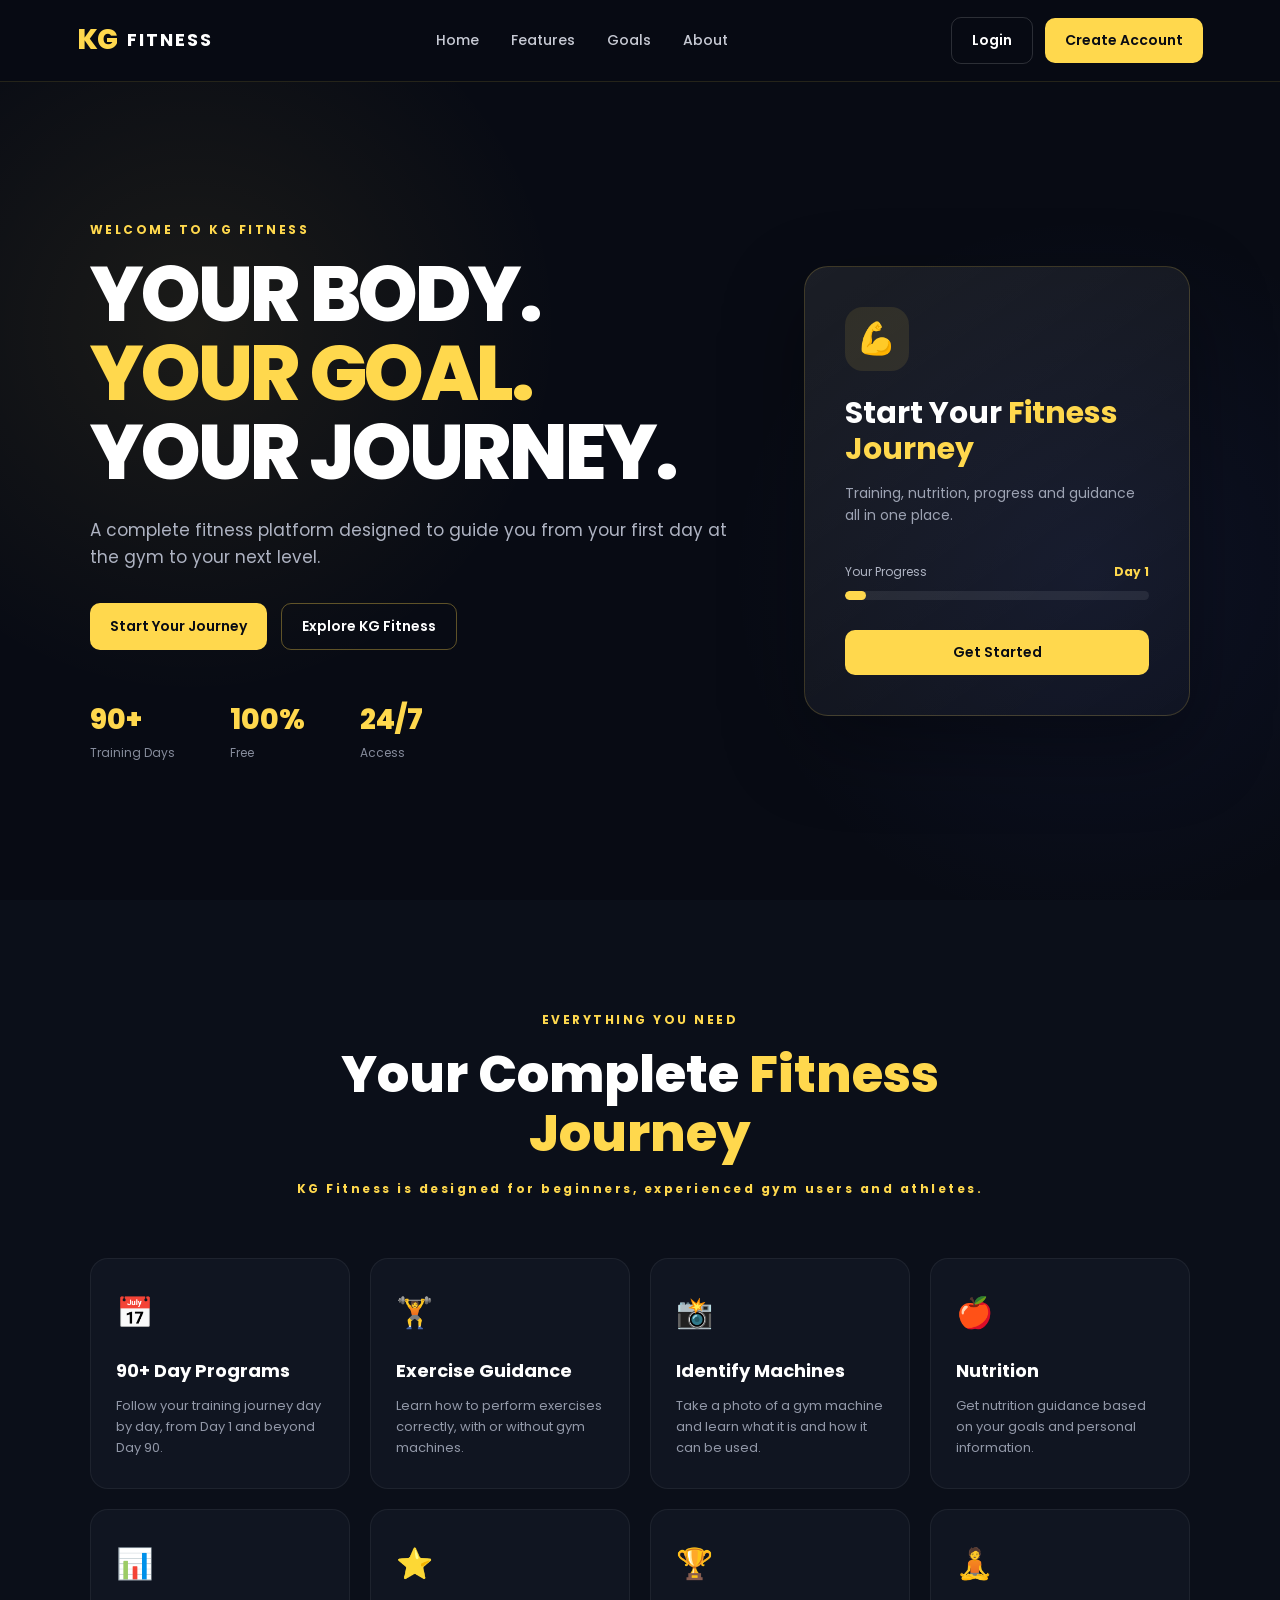
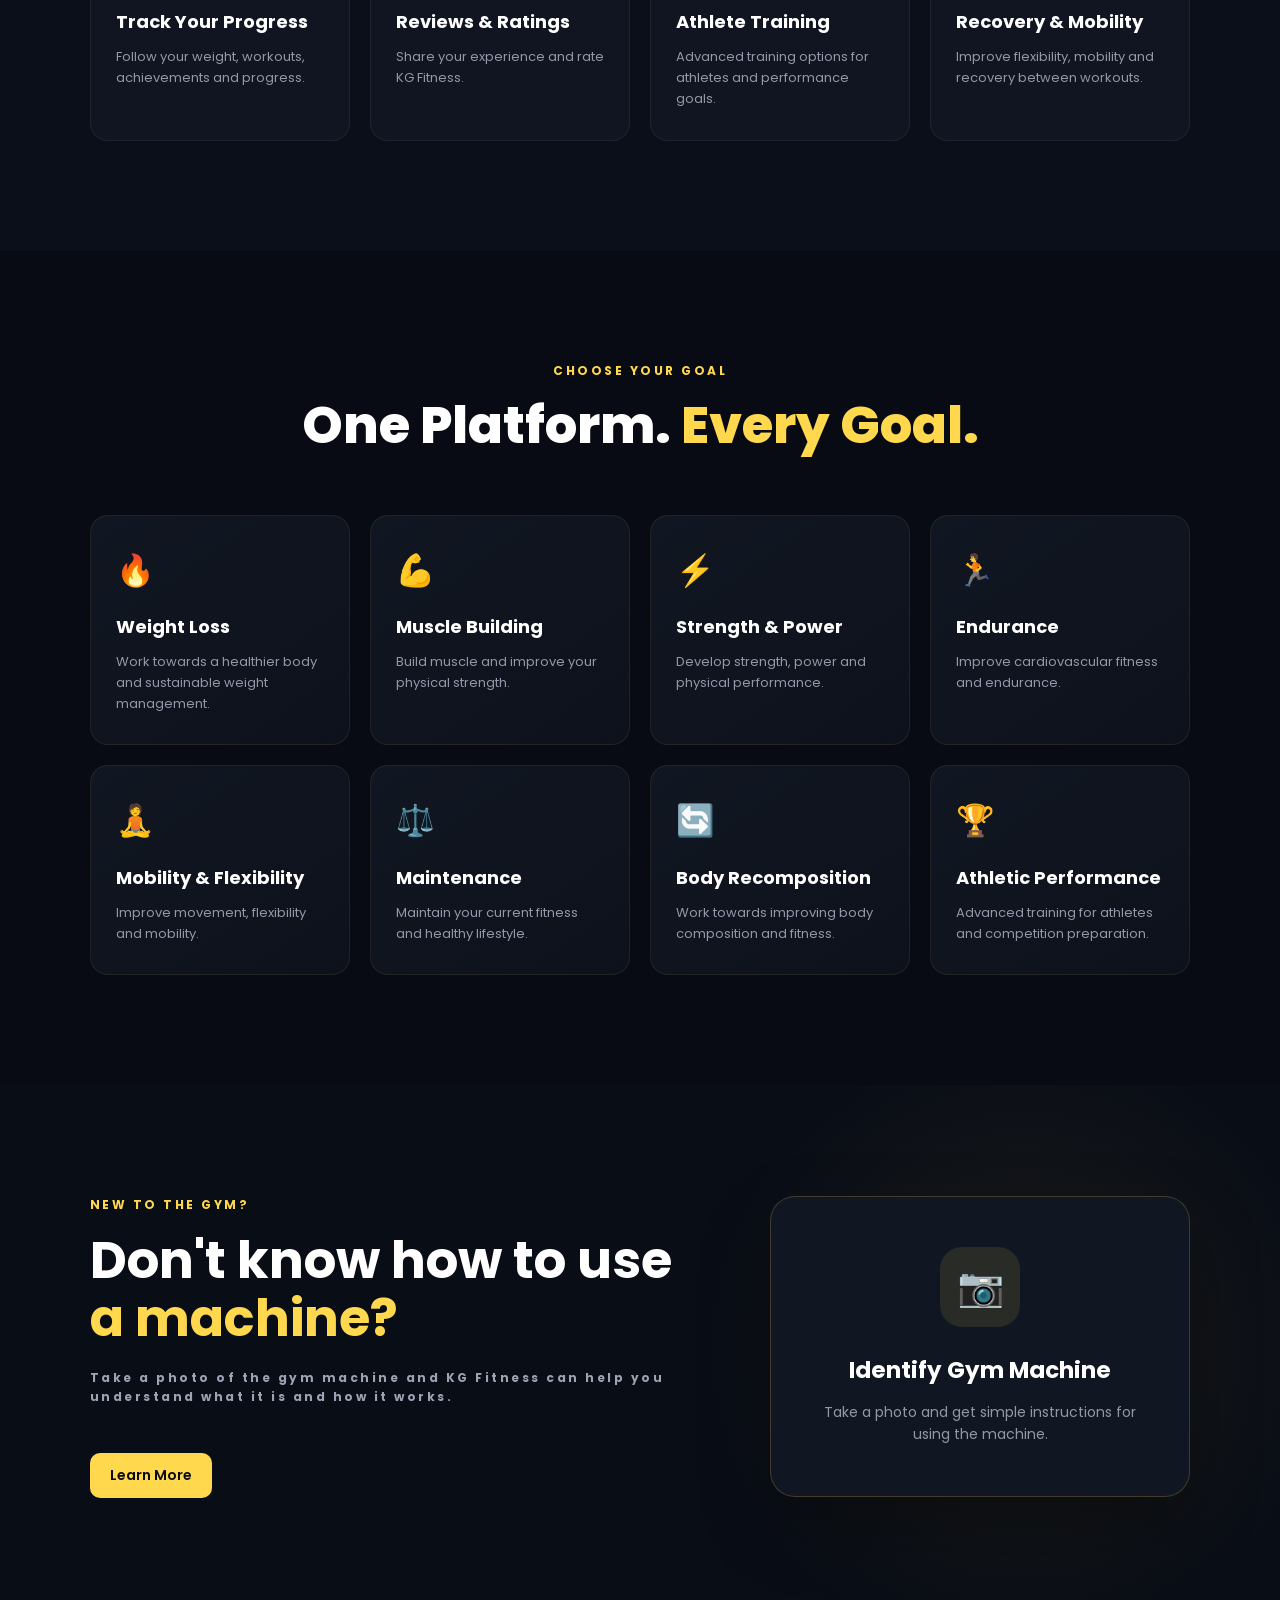
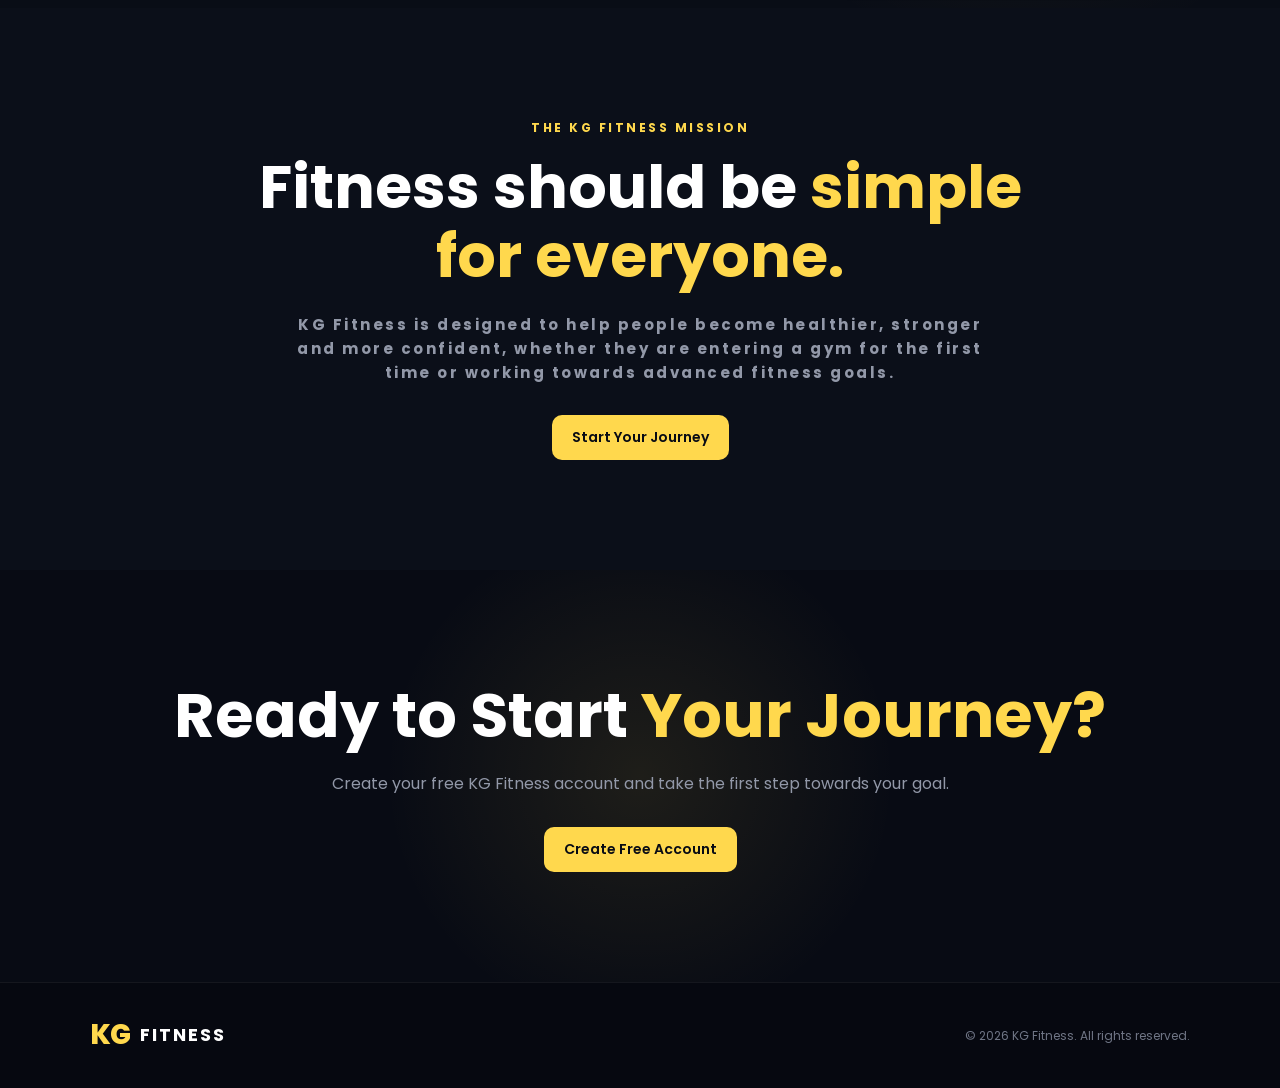
<file: home.html>
<!DOCTYPE html>
<html lang="en">
<head>
    <meta charset="UTF-8">
    <meta name="viewport" content="width=device-width, initial-scale=1.0">

    <title>KG Fitness | Your Fitness Journey</title>

    <link rel="stylesheet" href="style.css">

    <link rel="preconnect" href="https://fonts.googleapis.com">
    <link rel="preconnect" href="https://fonts.gstatic.com" crossorigin>

    <link
        href="https://fonts.googleapis.com/css2?family=Poppins:wght@300;400;500;600;700;800&display=swap"
        rel="stylesheet"
    >
</head>

<body>

    <!-- HEADER -->

    <header class="header">

        <div class="logo">
            <span class="logo-kg">KG</span>
            <span class="logo-name">FITNESS</span>
        </div>

        <nav class="nav">
            <a href="#home">Home</a>
            <a href="#features">Features</a>
            <a href="#goals">Goals</a>
            <a href="#about">About</a>
        </nav>

        <div class="header-buttons">
            <button class="login-btn">
                Login
            </button>

            <button class="register-btn">
                Create Account
            </button>
        </div>

    </header>


    <!-- MAIN -->

    <main>

        <!-- HERO -->

        <section class="hero" id="home">

            <div class="hero-content">

                <p class="hero-small">
                    WELCOME TO KG FITNESS
                </p>

                <h1>
                    YOUR BODY.
                    <span>YOUR GOAL.</span>
                    YOUR JOURNEY.
                </h1>

                <p class="hero-text">
                    A complete fitness platform designed to guide
                    you from your first day at the gym to your next level.
                </p>

                <div class="hero-buttons">

                    <button class="start-btn">
                        Start Your Journey
                    </button>

                    <button class="learn-btn">
                        Explore KG Fitness
                    </button>

                </div>


                <div class="hero-stats">

                    <div>
                        <strong>90+</strong>
                        <small>Training Days</small>
                    </div>

                    <div>
                        <strong>100%</strong>
                        <small>Free</small>
                    </div>

                    <div>
                        <strong>24/7</strong>
                        <small>Access</small>
                    </div>

                </div>

            </div>


            <!-- HERO CARD -->

            <div class="hero-card">

                <div class="fitness-icon">
                    💪
                </div>

                <h2>
                    Start Your
                    <span>Fitness Journey</span>
                </h2>

                <p>
                    Training, nutrition, progress and guidance
                    all in one place.
                </p>


                <div class="mini-progress">

                    <div class="progress-top">

                        <span>
                            Your Progress
                        </span>

                        <strong>
                            Day 1
                        </strong>

                    </div>

                    <div class="progress-bar">

                        <div class="progress-fill"></div>

                    </div>

                </div>


                <button class="card-btn">
                    Get Started
                </button>

            </div>

        </section>


        <!-- FEATURES -->

        <section class="features-section" id="features">

            <div class="section-title">

                <p>
                    EVERYTHING YOU NEED
                </p>

                <h2>
                    Your Complete
                    <span>Fitness Journey</span>
                </h2>

                <p class="section-description">
                    KG Fitness is designed for beginners,
                    experienced gym users and athletes.
                </p>

            </div>


            <div class="features-grid">


                <div class="feature-card">

                    <div class="feature-icon">
                        📅
                    </div>

                    <h3>
                        90+ Day Programs
                    </h3>

                    <p>
                        Follow your training journey day by day,
                        from Day 1 and beyond Day 90.
                    </p>

                </div>


                <div class="feature-card">

                    <div class="feature-icon">
                        🏋️
                    </div>

                    <h3>
                        Exercise Guidance
                    </h3>

                    <p>
                        Learn how to perform exercises correctly,
                        with or without gym machines.
                    </p>

                </div>


                <div class="feature-card">

                    <div class="feature-icon">
                        📸
                    </div>

                    <h3>
                        Identify Machines
                    </h3>

                    <p>
                        Take a photo of a gym machine and learn
                        what it is and how it can be used.
                    </p>

                </div>


                <div class="feature-card">

                    <div class="feature-icon">
                        🍎
                    </div>

                    <h3>
                        Nutrition
                    </h3>

                    <p>
                        Get nutrition guidance based on your
                        goals and personal information.
                    </p>

                </div>


                <div class="feature-card">

                    <div class="feature-icon">
                        📊
                    </div>

                    <h3>
                        Track Your Progress
                    </h3>

                    <p>
                        Follow your weight, workouts,
                        achievements and progress.
                    </p>

                </div>


                <div class="feature-card">

                    <div class="feature-icon">
                        ⭐
                    </div>

                    <h3>
                        Reviews & Ratings
                    </h3>

                    <p>
                        Share your experience and rate
                        KG Fitness.
                    </p>

                </div>


                <div class="feature-card">

                    <div class="feature-icon">
                        🏆
                    </div>

                    <h3>
                        Athlete Training
                    </h3>

                    <p>
                        Advanced training options for athletes
                        and performance goals.
                    </p>

                </div>


                <div class="feature-card">

                    <div class="feature-icon">
                        🧘
                    </div>

                    <h3>
                        Recovery & Mobility
                    </h3>

                    <p>
                        Improve flexibility, mobility and
                        recovery between workouts.
                    </p>

                </div>

            </div>

        </section>


        <!-- GOALS -->

        <section class="goals-section" id="goals">

            <div class="section-title">

                <p>
                    CHOOSE YOUR GOAL
                </p>

                <h2>
                    One Platform.
                    <span>Every Goal.</span>
                </h2>

            </div>


            <div class="goals-grid">


                <div class="goal-card">

                    <span>
                        🔥
                    </span>

                    <h3>
                        Weight Loss
                    </h3>

                    <p>
                        Work towards a healthier body
                        and sustainable weight management.
                    </p>

                </div>


                <div class="goal-card">

                    <span>
                        💪
                    </span>

                    <h3>
                        Muscle Building
                    </h3>

                    <p>
                        Build muscle and improve
                        your physical strength.
                    </p>

                </div>


                <div class="goal-card">

                    <span>
                        ⚡
                    </span>

                    <h3>
                        Strength & Power
                    </h3>

                    <p>
                        Develop strength, power
                        and physical performance.
                    </p>

                </div>


                <div class="goal-card">

                    <span>
                        🏃
                    </span>

                    <h3>
                        Endurance
                    </h3>

                    <p>
                        Improve cardiovascular fitness
                        and endurance.
                    </p>

                </div>


                <div class="goal-card">

                    <span>
                        🧘
                    </span>

                    <h3>
                        Mobility & Flexibility
                    </h3>

                    <p>
                        Improve movement, flexibility
                        and mobility.
                    </p>

                </div>


                <div class="goal-card">

                    <span>
                        ⚖️
                    </span>

                    <h3>
                        Maintenance
                    </h3>

                    <p>
                        Maintain your current fitness
                        and healthy lifestyle.
                    </p>

                </div>


                <div class="goal-card">

                    <span>
                        🔄
                    </span>

                    <h3>
                        Body Recomposition
                    </h3>

                    <p>
                        Work towards improving body
                        composition and fitness.
                    </p>

                </div>


                <div class="goal-card">

                    <span>
                        🏆
                    </span>

                    <h3>
                        Athletic Performance
                    </h3>

                    <p>
                        Advanced training for athletes
                        and competition preparation.
                    </p>

                </div>

            </div>

        </section>


        <!-- MACHINE IDENTIFICATION -->

        <section class="machine-section">

            <div class="machine-content">

                <p>
                    NEW TO THE GYM?
                </p>

                <h2>
                    Don't know how to use
                    <span>a machine?</span>
                </h2>

                <p>
                    Take a photo of the gym machine and
                    KG Fitness can help you understand
                    what it is and how it works.
                </p>

                <button class="start-btn">
                    Learn More
                </button>

            </div>


            <div class="machine-card">

                <div class="camera-icon">
                    📷
                </div>

                <h3>
                    Identify Gym Machine
                </h3>

                <p>
                    Take a photo and get simple
                    instructions for using the machine.
                </p>

            </div>

        </section>


        <!-- ABOUT -->

        <section class="about-section" id="about">

            <div class="about-content">

                <p>
                    THE KG FITNESS MISSION
                </p>

                <h2>
                    Fitness should be
                    <span>simple for everyone.</span>
                </h2>

                <p>
                    KG Fitness is designed to help people
                    become healthier, stronger and more confident,
                    whether they are entering a gym for the first
                    time or working towards advanced fitness goals.
                </p>

                <button class="start-btn">
                    Start Your Journey
                </button>

            </div>

        </section>


        <!-- CTA -->

        <section class="cta-section">

            <h2>
                Ready to Start
                <span>Your Journey?</span>
            </h2>

            <p>
                Create your free KG Fitness account and
                take the first step towards your goal.
            </p>

            <button class="register-btn">
                Create Free Account
            </button>

        </section>

    </main>


    <!-- FOOTER -->

    <footer class="footer">

        <div class="logo">

            <span class="logo-kg">
                KG
            </span>

            <span class="logo-name">
                FITNESS
            </span>

        </div>

        <p>
            © 2026 KG Fitness. All rights reserved.
        </p>

    </footer>


    <script src="script.js"></script>

</body>
</html>
</file>
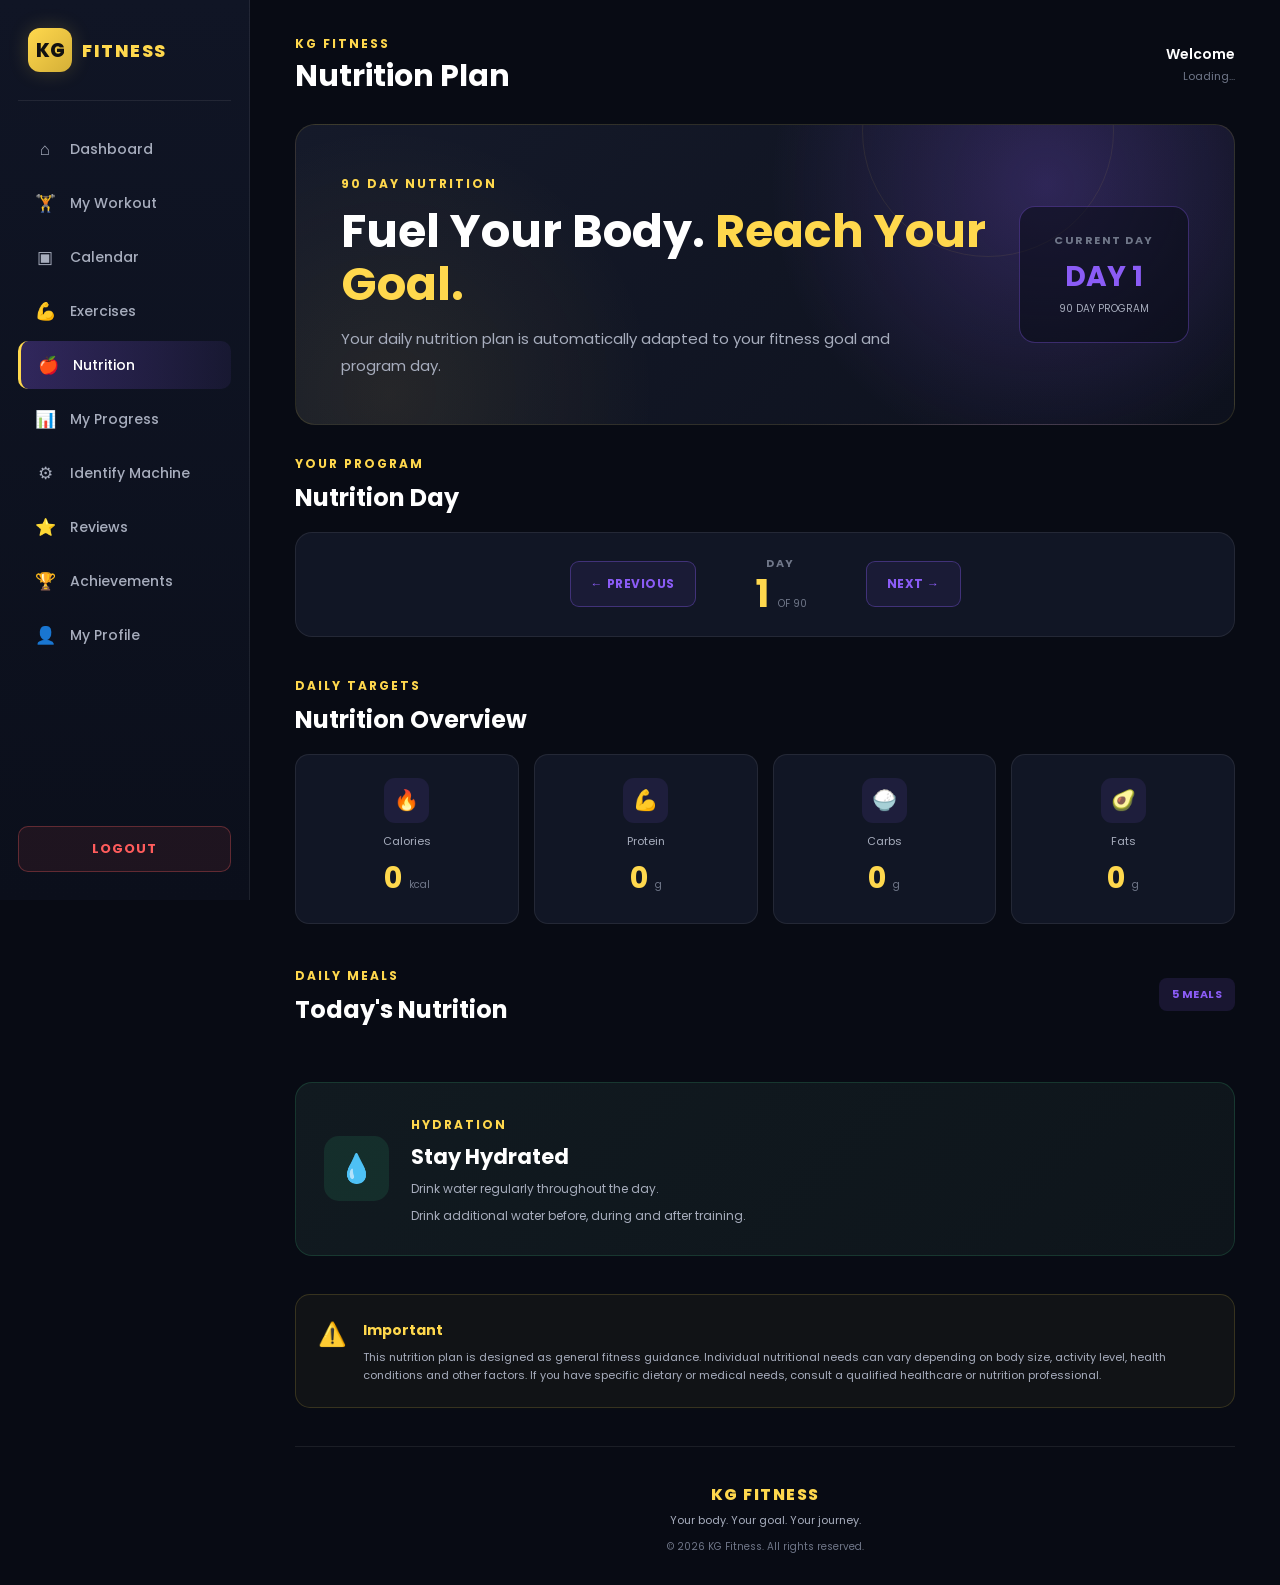
<file: nutrition.html>
<!DOCTYPE html>
<html lang="en">

<head>

    <meta charset="UTF-8">

    <meta
        name="viewport"
        content="width=device-width, initial-scale=1.0"
    >

    <title>KG Fitness | Nutrition</title>

    <link
        rel="preconnect"
        href="https://fonts.googleapis.com"
    >

    <link
        rel="preconnect"
        href="https://fonts.gstatic.com"
        crossorigin
    >

    <link
        href="https://fonts.googleapis.com/css2?family=Poppins:wght@400;500;600;700;800&display=swap"
        rel="stylesheet"
    >

    <link
        rel="stylesheet"
        href="nutrition.css"
    >

</head>


<body>


    <!-- ============================= -->
    <!-- SIDEBAR -->
    <!-- ============================= -->

    <aside class="sidebar">

        <div class="brand">

            <div class="brand-kg">
                KG
            </div>

            <div class="brand-name">
                FITNESS
            </div>

        </div>


        <nav class="sidebar-nav">

            <a
                href="dashboard.html"
                class="nav-item"
            >
                <span>⌂</span>
                Dashboard
            </a>


            <a
                href="workout.html"
                class="nav-item"
            >
                <span>🏋</span>
                My Workout
            </a>


            <a
                href="dashboard.html#calendar"
                class="nav-item"
            >
                <span>▣</span>
                Calendar
            </a>


            <a
                href="dashboard.html#exercises"
                class="nav-item"
            >
                <span>💪</span>
                Exercises
            </a>


            <a
                href="nutrition.html"
                class="nav-item active"
            >
                <span>🍎</span>
                Nutrition
            </a>


            <a
                href="dashboard.html#progress"
                class="nav-item"
            >
                <span>📊</span>
                My Progress
            </a>


            <a
                href="dashboard.html#machines"
                class="nav-item"
            >
                <span>⚙</span>
                Identify Machine
            </a>


            <a
                href="dashboard.html#reviews"
                class="nav-item"
            >
                <span>⭐</span>
                Reviews
            </a>


            <a
                href="dashboard.html#achievements"
                class="nav-item"
            >
                <span>🏆</span>
                Achievements
            </a>


            <a
                href="dashboard.html#profile"
                class="nav-item"
            >
                <span>👤</span>
                My Profile
            </a>

        </nav>


        <button
            type="button"
            class="logout-btn"
            id="logoutBtn"
        >
            LOGOUT
        </button>

    </aside>



    <!-- ============================= -->
    <!-- MAIN CONTENT -->
    <!-- ============================= -->

    <main class="nutrition-main">


        <!-- ============================= -->
        <!-- TOP BAR -->
        <!-- ============================= -->

        <header class="topbar">

            <div>

                <p class="topbar-label">
                    KG FITNESS
                </p>

                <h1>
                    Nutrition Plan
                </h1>

            </div>


            <div class="user-area">

                <div class="user-info">

                    <span
                        class="user-name"
                        id="userName"
                    >
                        Welcome
                    </span>

                    <span
                        class="user-goal"
                        id="userGoal"
                    >
                        Loading...
                    </span>

                </div>

            </div>

        </header>



        <!-- ============================= -->
        <!-- NUTRITION HERO -->
        <!-- ============================= -->

        <section class="nutrition-hero">

            <div class="hero-content">

                <span class="hero-label">
                    90 DAY NUTRITION
                </span>

                <h2>
                    Fuel Your Body.
                    <span>Reach Your Goal.</span>
                </h2>

                <p>
                    Your daily nutrition plan is automatically
                    adapted to your fitness goal and program day.
                </p>

            </div>


            <div class="hero-day">

                <span>
                    CURRENT DAY
                </span>

                <strong id="currentDay">
                    DAY 1
                </strong>

                <small>
                    90 DAY PROGRAM
                </small>

            </div>

        </section>



        <!-- ============================= -->
        <!-- DAY SELECTOR -->
        <!-- ============================= -->

        <section class="day-selector-section">

            <div class="section-header">

                <div>

                    <span class="section-label">
                        YOUR PROGRAM
                    </span>

                    <h2>
                        Nutrition Day
                    </h2>

                </div>

            </div>


            <div class="day-selector">

                <button
                    type="button"
                    id="previousDayBtn"
                    class="day-navigation-btn"
                >
                    ← PREVIOUS
                </button>


                <div class="selected-day">

                    <span>
                        DAY
                    </span>

                    <strong id="selectedDay">
                        1
                    </strong>

                    <small>
                        OF 90
                    </small>

                </div>


                <button
                    type="button"
                    id="nextDayBtn"
                    class="day-navigation-btn"
                >
                    NEXT →
                </button>

            </div>

        </section>



        <!-- ============================= -->
        <!-- DAILY TOTALS -->
        <!-- ============================= -->

        <section class="dashboard-section">

            <div class="section-header">

                <div>

                    <span class="section-label">
                        DAILY TARGETS
                    </span>

                    <h2>
                        Nutrition Overview
                    </h2>

                </div>

            </div>


            <div class="nutrition-grid">


                <div class="nutrition-card">

                    <div class="nutrition-icon">
                        🔥
                    </div>

                    <span>
                        Calories
                    </span>

                    <strong id="caloriesValue">
                        0
                    </strong>

                    <small>
                        kcal
                    </small>

                </div>



                <div class="nutrition-card">

                    <div class="nutrition-icon">
                        💪
                    </div>

                    <span>
                        Protein
                    </span>

                    <strong id="proteinValue">
                        0
                    </strong>

                    <small>
                        g
                    </small>

                </div>



                <div class="nutrition-card">

                    <div class="nutrition-icon">
                        🍚
                    </div>

                    <span>
                        Carbs
                    </span>

                    <strong id="carbsValue">
                        0
                    </strong>

                    <small>
                        g
                    </small>

                </div>



                <div class="nutrition-card">

                    <div class="nutrition-icon">
                        🥑
                    </div>

                    <span>
                        Fats
                    </span>

                    <strong id="fatsValue">
                        0
                    </strong>

                    <small>
                        g
                    </small>

                </div>

            </div>

        </section>



        <!-- ============================= -->
        <!-- MEALS -->
        <!-- ============================= -->

        <section class="dashboard-section">

            <div class="section-header">

                <div>

                    <span class="section-label">
                        DAILY MEALS
                    </span>

                    <h2>
                        Today's Nutrition
                    </h2>

                </div>

                <span
                    class="meal-count"
                    id="mealCount"
                >
                    5 MEALS
                </span>

            </div>


            <div
                class="meals-container"
                id="mealsContainer"
            >

                <!-- Meals will be generated by nutrition.js -->

            </div>

        </section>



        <!-- ============================= -->
        <!-- HYDRATION -->
        <!-- ============================= -->

        <section class="dashboard-section">

            <div class="hydration-card">

                <div class="hydration-icon">
                    💧
                </div>


                <div class="hydration-content">

                    <span class="section-label">
                        HYDRATION
                    </span>

                    <h2>
                        Stay Hydrated
                    </h2>

                    <p id="hydrationText">
                        Drink water regularly throughout the day.
                    </p>

                    <p id="trainingHydrationText">
                        Drink additional water before, during
                        and after training.
                    </p>

                </div>

            </div>

        </section>



        <!-- ============================= -->
        <!-- IMPORTANT NOTICE -->
        <!-- ============================= -->

        <section class="dashboard-section">

            <div class="nutrition-notice">

                <div class="notice-icon">
                    ⚠️
                </div>

                <div>

                    <strong>
                        Important
                    </strong>

                    <p>
                        This nutrition plan is designed as general
                        fitness guidance. Individual nutritional
                        needs can vary depending on body size,
                        activity level, health conditions and other
                        factors. If you have specific dietary or
                        medical needs, consult a qualified healthcare
                        or nutrition professional.
                    </p>

                </div>

            </div>

        </section>



        <!-- ============================= -->
        <!-- FOOTER -->
        <!-- ============================= -->

        <footer class="nutrition-footer">

            <div class="footer-brand">
                KG FITNESS
            </div>

            <p>
                Your body. Your goal. Your journey.
            </p>

            <span>
                © 2026 KG Fitness. All rights reserved.
            </span>

        </footer>


    </main>



    <!-- ============================= -->
    <!-- JAVASCRIPT -->
    <!-- ============================= -->

    <script
        type="module"
        src="nutrition.js"
    ></script>


</body>

</html>
</file>
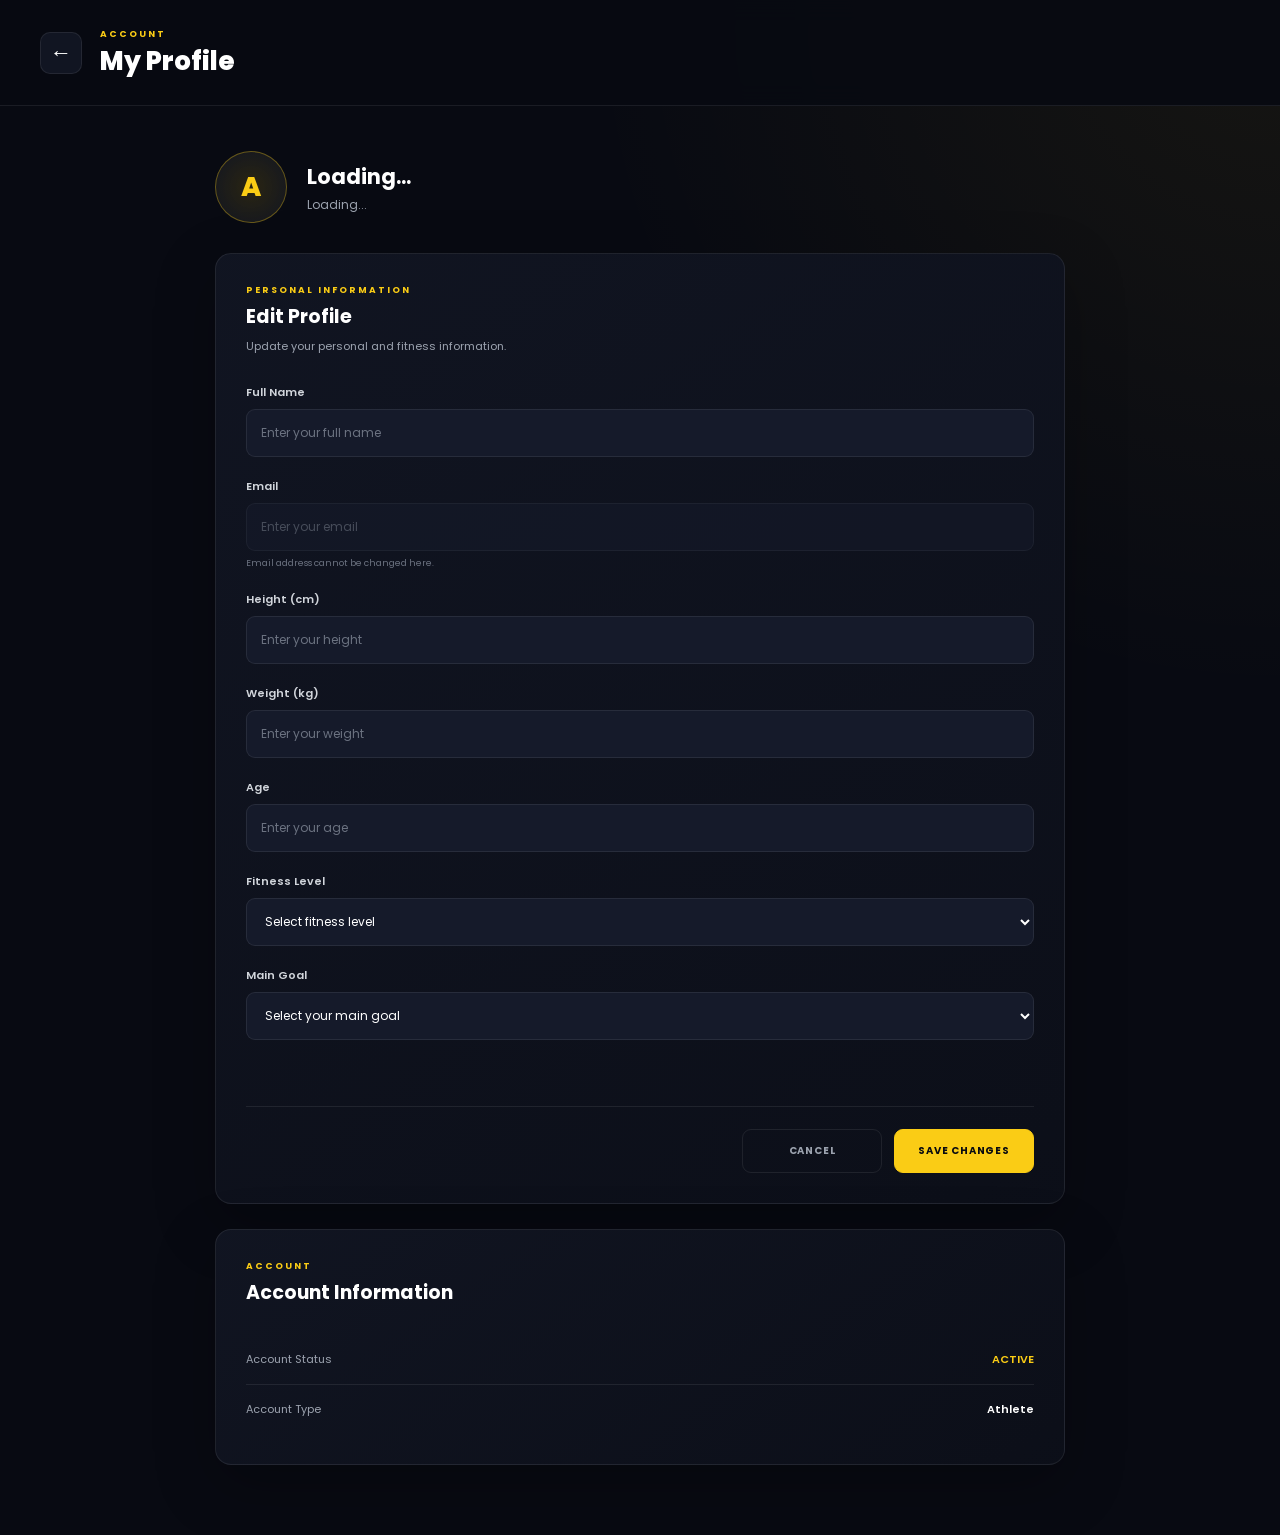
<file: profile.html>
<!DOCTYPE html>
<html lang="en">

<head>

    <meta charset="UTF-8">

    <meta
        name="viewport"
        content="width=device-width, initial-scale=1.0"
    >

    <title>KG Fitness - My Profile</title>

    <link
        rel="preconnect"
        href="https://fonts.googleapis.com"
    >

    <link
        rel="preconnect"
        href="https://fonts.gstatic.com"
        crossorigin
    >

    <link
        href="https://fonts.googleapis.com/css2?family=Poppins:wght@400;500;600;700;800&display=swap"
        rel="stylesheet"
    >

    <link
        rel="stylesheet"
        href="profile.css"
    >

</head>


<body>


    <!-- =============================== -->
    <!-- HEADER -->
    <!-- =============================== -->

    <header class="profile-header">

        <div class="header-left">

            <button
                id="backBtn"
                class="back-btn"
                type="button"
            >
                ←
            </button>

            <div>

                <span class="section-label">
                    ACCOUNT
                </span>

                <h1>
                    My Profile
                </h1>

            </div>

        </div>

    </header>



    <!-- =============================== -->
    <!-- MAIN -->
    <!-- =============================== -->

    <main class="profile-container">


        <!-- =============================== -->
        <!-- PROFILE INTRO -->
        <!-- =============================== -->

        <section class="profile-intro">

            <div class="profile-avatar">

                <span id="profileInitial">
                    A
                </span>

            </div>

            <div>

                <h2 id="displayName">
                    Loading...
                </h2>

                <p id="displayEmail">
                    Loading...
                </p>

            </div>

        </section>



        <!-- =============================== -->
        <!-- EDIT PROFILE -->
        <!-- =============================== -->

        <section class="profile-card">

            <div class="card-header">

                <div>

                    <span class="section-label">
                        PERSONAL INFORMATION
                    </span>

                    <h2>
                        Edit Profile
                    </h2>

                    <p>
                        Update your personal and fitness information.
                    </p>

                </div>

            </div>


            <form id="profileForm">


                <!-- =============================== -->
                <!-- FULL NAME -->
                <!-- =============================== -->

                <div class="form-group">

                    <label for="fullName">
                        Full Name
                    </label>

                    <input
                        type="text"
                        id="fullName"
                        name="fullName"
                        placeholder="Enter your full name"
                        autocomplete="name"
                        required
                    >

                </div>



                <!-- =============================== -->
                <!-- EMAIL -->
                <!-- =============================== -->

                <div class="form-group">

                    <label for="email">
                        Email
                    </label>

                    <input
                        type="email"
                        id="email"
                        name="email"
                        placeholder="Enter your email"
                        autocomplete="email"
                        disabled
                    >

                    <small>
                        Email address cannot be changed here.
                    </small>

                </div>



                <!-- =============================== -->
                <!-- HEIGHT -->
                <!-- =============================== -->

                <div class="form-group">

                    <label for="height">
                        Height (cm)
                    </label>

                    <input
                        type="number"
                        id="height"
                        name="height"
                        placeholder="Enter your height"
                        min="1"
                        max="300"
                    >

                </div>



                <!-- =============================== -->
                <!-- WEIGHT -->
                <!-- =============================== -->

                <div class="form-group">

                    <label for="weight">
                        Weight (kg)
                    </label>

                    <input
                        type="number"
                        id="weight"
                        name="weight"
                        placeholder="Enter your weight"
                        min="1"
                        max="500"
                        step="0.1"
                    >

                </div>



                <!-- =============================== -->
                <!-- AGE -->
                <!-- =============================== -->

                <div class="form-group">

                    <label for="age">
                        Age
                    </label>

                    <input
                        type="number"
                        id="age"
                        name="age"
                        placeholder="Enter your age"
                        min="1"
                        max="120"
                    >

                </div>



                <!-- =============================== -->
                <!-- FITNESS LEVEL -->
                <!-- =============================== -->

                <div class="form-group">

                    <label for="level">
                        Fitness Level
                    </label>

                    <select
                        id="level"
                        name="level"
                    >

                        <option value="">
                            Select fitness level
                        </option>

                        <option value="beginner">
                            Beginner
                        </option>

                        <option value="intermediate">
                            Intermediate
                        </option>

                        <option value="advanced">
                            Advanced
                        </option>

                    </select>

                </div>



                <!-- =============================== -->
                <!-- MAIN GOAL -->
                <!-- =============================== -->

                <div class="form-group">

                    <label for="goal">
                        Main Goal
                    </label>

                    <select
                        id="goal"
                        name="goal"
                    >

                        <option value="">
                            Select your main goal
                        </option>

                        <option value="build_muscle">
                            Build Muscle
                        </option>

                        <option value="lose_weight">
                            Lose Weight
                        </option>

                        <option value="get_stronger">
                            Get Stronger
                        </option>

                        <option value="improve_fitness">
                            Improve Fitness
                        </option>

                        <option value="maintain">
                            Maintain Fitness
                        </option>

                    </select>

                </div>



                <!-- =============================== -->
                <!-- MESSAGE -->
                <!-- =============================== -->

                <div
                    id="profileMessage"
                    class="profile-message"
                ></div>



                <!-- =============================== -->
                <!-- SAVE BUTTON -->
                <!-- =============================== -->

                <div class="form-actions">

                    <button
                        type="button"
                        id="cancelBtn"
                        class="cancel-btn"
                    >
                        CANCEL
                    </button>

                    <button
                        type="submit"
                        id="saveProfileBtn"
                        class="save-btn"
                    >
                        SAVE CHANGES
                    </button>

                </div>


            </form>

        </section>



        <!-- =============================== -->
        <!-- ACCOUNT INFORMATION -->
        <!-- =============================== -->

        <section class="profile-card account-card">

            <div class="card-header">

                <div>

                    <span class="section-label">
                        ACCOUNT
                    </span>

                    <h2>
                        Account Information
                    </h2>

                </div>

            </div>


            <div class="account-row">

                <span>
                    Account Status
                </span>

                <strong class="account-status">
                    ACTIVE
                </strong>

            </div>


            <div class="account-row">

                <span>
                    Account Type
                </span>

                <strong id="accountType">
                    Athlete
                </strong>

            </div>


        </section>


    </main>



    <!-- =============================== -->
    <!-- JAVASCRIPT -->
    <!-- =============================== -->

    <script
        type="module"
        src="profile.js"
    ></script>


</body>

</html>
</file>
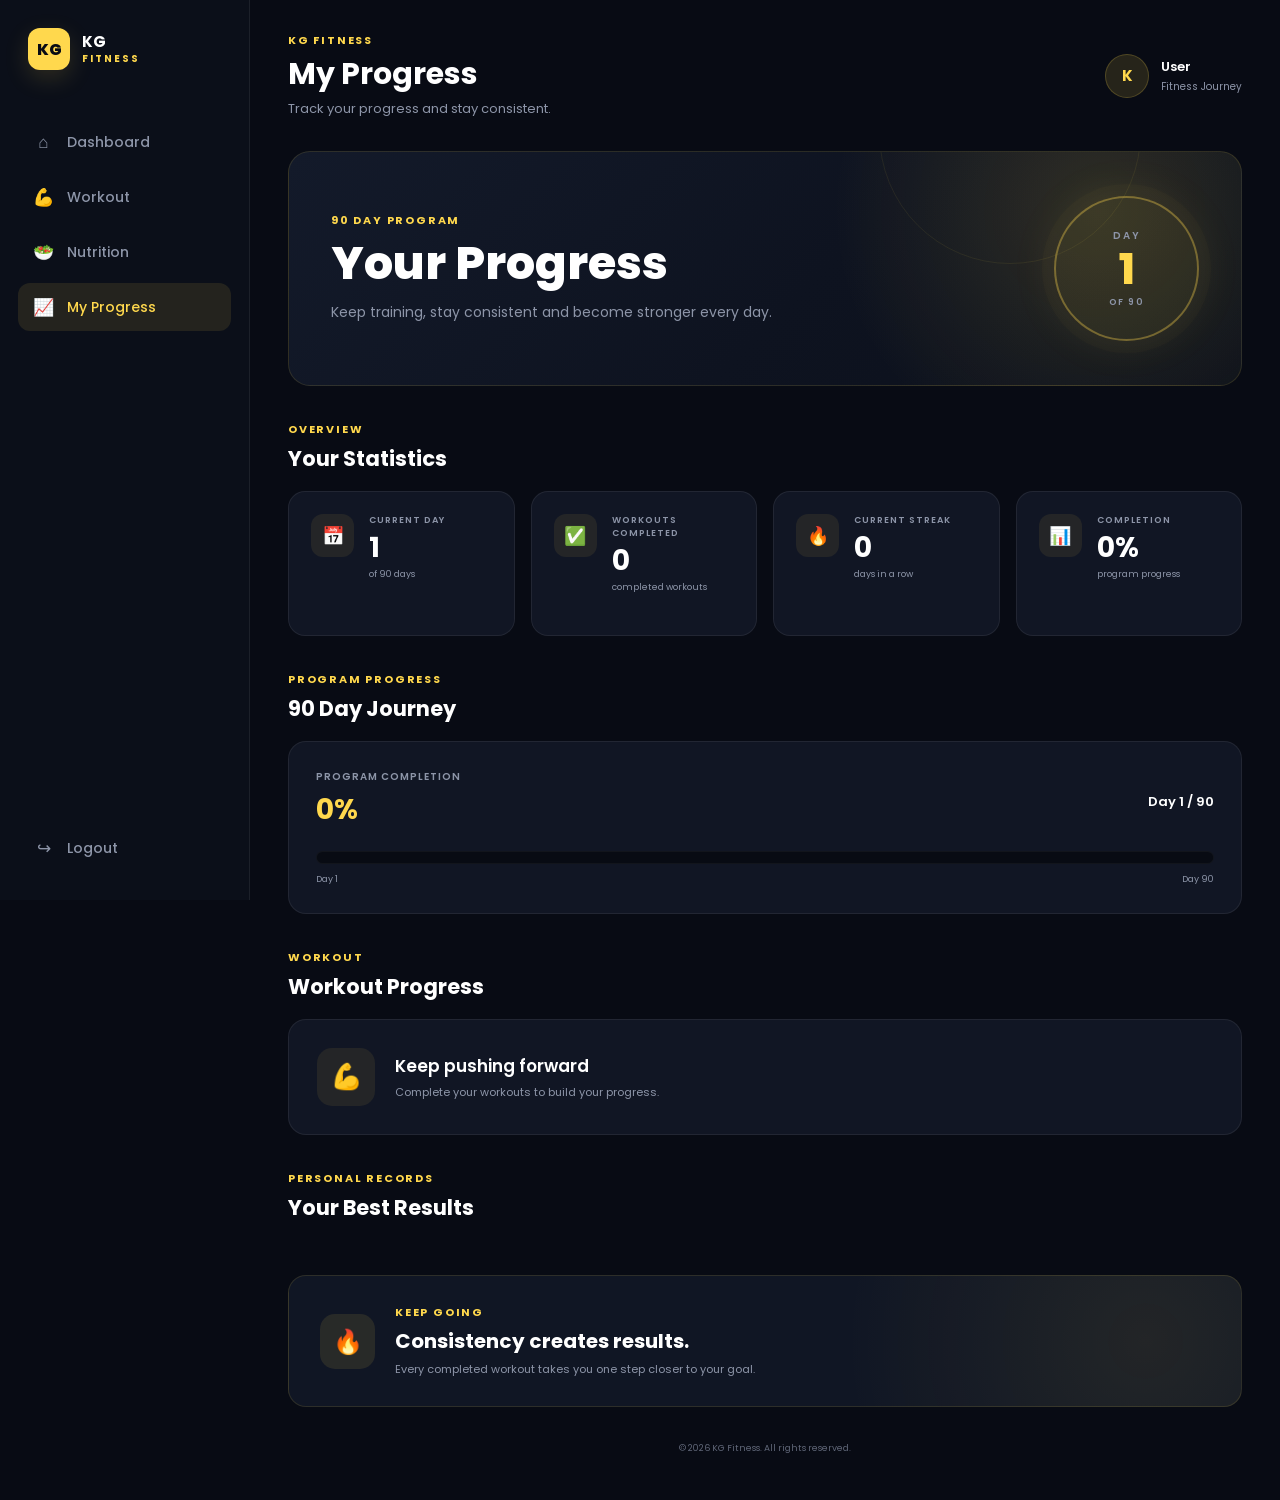
<file: progress.html>
<!DOCTYPE html>
<html lang="en">
<head>
    <meta charset="UTF-8">

    <meta
        name="viewport"
        content="width=device-width, initial-scale=1.0"
    >

    <title>KG Fitness - My Progress</title>

    <link rel="preconnect" href="https://fonts.googleapis.com">

    <link
        rel="preconnect"
        href="https://fonts.gstatic.com"
        crossorigin
    >

    <link
        href="https://fonts.googleapis.com/css2?family=Poppins:wght@400;500;600;700;800&display=swap"
        rel="stylesheet"
    >

    <link rel="stylesheet" href="progress.css">
</head>

<body>

    <!-- SIDEBAR -->
    <aside class="sidebar">

        <div class="brand">

            <div class="brand-logo">
                KG
            </div>

            <div class="brand-text">
                <span>KG</span>
                <strong>FITNESS</strong>
            </div>

        </div>


        <nav class="sidebar-nav">

            <a
                href="dashboard.html"
                class="nav-item"
            >
                <span class="nav-icon">
                    ⌂
                </span>

                <span>
                    Dashboard
                </span>
            </a>


            <a
                href="workout.html"
                class="nav-item"
            >
                <span class="nav-icon">
                    💪
                </span>

                <span>
                    Workout
                </span>
            </a>


            <a
                href="nutrition.html"
                class="nav-item"
            >
                <span class="nav-icon">
                    🥗
                </span>

                <span>
                    Nutrition
                </span>
            </a>


            <a
                href="progress.html"
                class="nav-item active"
            >
                <span class="nav-icon">
                    📈
                </span>

                <span>
                    My Progress
                </span>
            </a>

        </nav>


        <div class="sidebar-bottom">

            <button
                id="logoutBtn"
                class="logout-btn"
            >
                <span class="nav-icon">
                    ↪
                </span>

                <span>
                    Logout
                </span>
            </button>

        </div>

    </aside>


    <!-- MAIN CONTENT -->
    <main class="main-content">

        <!-- TOPBAR -->
        <header class="topbar">

            <div>

                <span class="topbar-label">
                    KG FITNESS
                </span>

                <h1>
                    My Progress
                </h1>

                <p id="welcomeText">
                    Track your progress and stay consistent.
                </p>

            </div>


            <div class="user-info">

                <div
                    class="user-avatar"
                    id="userAvatar"
                >
                    K
                </div>


                <div class="user-details">

                    <strong id="userName">
                        User
                    </strong>

                    <span id="userGoal">
                        Fitness Journey
                    </span>

                </div>

            </div>

        </header>


        <!-- PROGRESS HERO -->
        <section class="progress-hero">

            <div class="progress-hero-content">

                <span class="section-label">
                    90 DAY PROGRAM
                </span>

                <h2>
                    Your Progress
                </h2>

                <p>
                    Keep training, stay consistent and become
                    stronger every day.
                </p>

            </div>


            <div class="hero-day">

                <span>
                    DAY
                </span>

                <strong id="heroCurrentDay">
                    1
                </strong>

                <small>
                    OF 90
                </small>

            </div>

        </section>


        <!-- OVERVIEW -->
        <section class="section-block">

            <div class="section-heading">

                <div>

                    <span class="section-label">
                        OVERVIEW
                    </span>

                    <h2>
                        Your Statistics
                    </h2>

                </div>

            </div>


            <div class="stats-grid">

                <div class="stat-card">

                    <div class="stat-icon">
                        📅
                    </div>

                    <div class="stat-content">

                        <span>
                            CURRENT DAY
                        </span>

                        <strong id="currentDay">
                            1
                        </strong>

                        <small>
                            of 90 days
                        </small>

                    </div>

                </div>


                <div class="stat-card">

                    <div class="stat-icon">
                        ✅
                    </div>

                    <div class="stat-content">

                        <span>
                            WORKOUTS COMPLETED
                        </span>

                        <strong id="workoutsCompleted">
                            0
                        </strong>

                        <small>
                            completed workouts
                        </small>

                    </div>

                </div>


                <div class="stat-card">

                    <div class="stat-icon">
                        🔥
                    </div>

                    <div class="stat-content">

                        <span>
                            CURRENT STREAK
                        </span>

                        <strong id="currentStreak">
                            0
                        </strong>

                        <small>
                            days in a row
                        </small>

                    </div>

                </div>


                <div class="stat-card">

                    <div class="stat-icon">
                        📊
                    </div>

                    <div class="stat-content">

                        <span>
                            COMPLETION
                        </span>

                        <strong id="completionPercent">
                            0%
                        </strong>

                        <small>
                            program progress
                        </small>

                    </div>

                </div>

            </div>

        </section>


        <!-- 90 DAY PROGRESS -->
        <section class="section-block">

            <div class="section-heading">

                <div>

                    <span class="section-label">
                        PROGRAM PROGRESS
                    </span>

                    <h2>
                        90 Day Journey
                    </h2>

                </div>

            </div>


            <div class="progress-card">

                <div class="progress-card-top">

                    <div>

                        <span>
                            PROGRAM COMPLETION
                        </span>

                        <strong id="progressPercentage">
                            0%
                        </strong>

                    </div>


                    <div class="progress-days">

                        <strong id="progressDayText">
                            Day 1 / 90
                        </strong>

                    </div>

                </div>


                <div class="progress-bar">

                    <div
                        class="progress-bar-fill"
                        id="progressBarFill"
                        style="width: 0%;"
                    ></div>

                </div>


                <div class="progress-bar-bottom">

                    <span>
                        Day 1
                    </span>

                    <span>
                        Day 90
                    </span>

                </div>

            </div>

        </section>


        <!-- WORKOUT PROGRESS -->
        <section class="section-block">

            <div class="section-heading">

                <div>

                    <span class="section-label">
                        WORKOUT
                    </span>

                    <h2>
                        Workout Progress
                    </h2>

                </div>

            </div>


            <div class="workout-progress-card">

                <div class="workout-progress-icon">
                    💪
                </div>

                <div class="workout-progress-content">

                    <h3>
                        Keep pushing forward
                    </h3>

                    <p id="workoutProgressText">
                        Complete your workouts to build your progress.
                    </p>

                </div>

            </div>

        </section>


        <!-- PERSONAL RECORDS -->
        <section class="section-block">

            <div class="section-heading">

                <div>

                    <span class="section-label">
                        PERSONAL RECORDS
                    </span>

                    <h2>
                        Your Best Results
                    </h2>

                </div>

            </div>


            <div
                class="records-grid"
                id="personalRecordsGrid"
            >
                <!-- PERSONAL RECORDS ARE LOADED AUTOMATICALLY -->
            </div>

        </section>


        <!-- MOTIVATION -->
        <section class="motivation-card">

            <div class="motivation-icon">
                🔥
            </div>

            <div>

                <span class="section-label">
                    KEEP GOING
                </span>

                <h2>
                    Consistency creates results.
                </h2>

                <p>
                    Every completed workout takes you one step
                    closer to your goal.
                </p>

            </div>

        </section>


        <!-- FOOTER -->
        <footer class="footer">

            <p>
                © 2026 KG Fitness. All rights reserved.
            </p>

        </footer>

    </main>


    <!-- JAVASCRIPT -->
    <script
        type="module"
        src="progress.js?v=2"
    ></script>

</body>
</html>
</file>
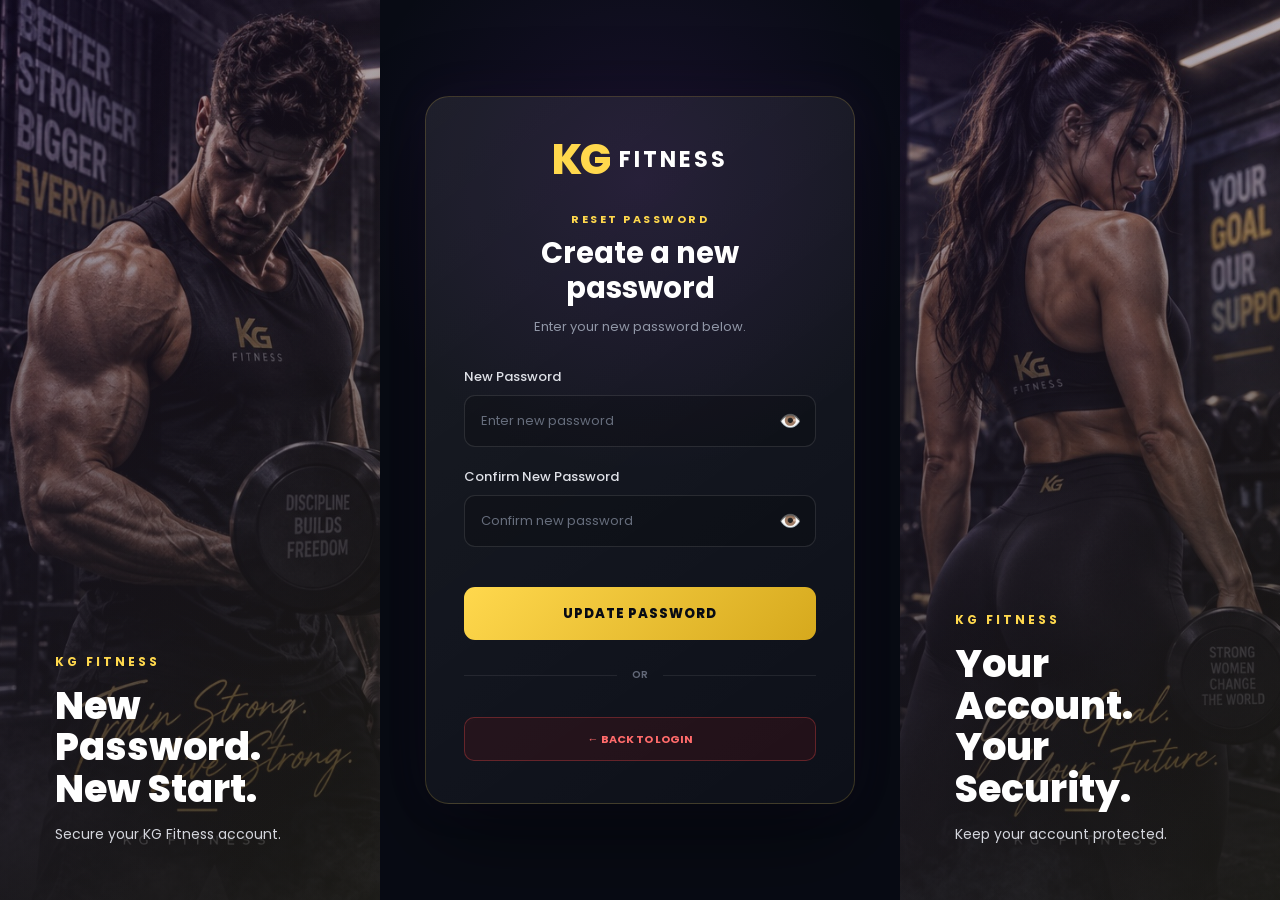
<file: reset-password.html>
<!DOCTYPE html>
<html lang="en">

<head>

    <meta charset="UTF-8">

    <meta
        name="viewport"
        content="width=device-width, initial-scale=1.0"
    >

    <title>KG Fitness | Reset Password</title>

    <link
        rel="stylesheet"
        href="login.css"
    >

    <link rel="preconnect" href="https://fonts.googleapis.com">

    <link
        rel="preconnect"
        href="https://fonts.gstatic.com"
        crossorigin
    >

    <link
        href="https://fonts.googleapis.com/css2?family=Poppins:wght@300;400;500;600;700;800&display=swap"
        rel="stylesheet"
    >

</head>


<body>

    <main class="login-page">

        <!-- LEFT FITNESS IMAGE -->

        <section class="fitness-side left-side">

            <div class="image-overlay"></div>

            <div class="side-content">

                <span>KG FITNESS</span>

                <h2>
                    New Password.<br>
                    New Start.
                </h2>

                <p>
                    Secure your KG Fitness account.
                </p>

            </div>

        </section>


        <!-- RESET PASSWORD CENTER -->

        <section class="login-center">

            <div class="login-card">

                <div class="brand">

                    <div class="brand-kg">
                        KG
                    </div>

                    <div class="brand-name">
                        FITNESS
                    </div>

                </div>


                <p class="welcome">
                    RESET PASSWORD
                </p>


                <h1>
                    Create a new password
                </h1>


                <p class="login-description">
                    Enter your new password below.
                </p>


                <form id="resetPasswordForm">


                    <!-- NEW PASSWORD -->

                    <div class="input-group">

                        <label for="newPassword">
                            New Password
                        </label>

                        <div
                            class="password-wrapper"
                            style="position: relative;"
                        >

                            <input
                                type="password"
                                id="newPassword"
                                placeholder="Enter new password"
                                autocomplete="new-password"
                                required
                            >

                            <button
                                type="button"
                                class="password-toggle"
                                id="newPasswordToggle"
                                aria-label="Show password"
                                style="
                                    position:absolute;
                                    right:15px;
                                    top:50%;
                                    transform:translateY(-50%);
                                    border:none;
                                    background:transparent;
                                    color:#a7adbd;
                                    font-size:18px;
                                    cursor:pointer;
                                "
                            >
                                👁️
                            </button>

                        </div>

                    </div>


                    <!-- CONFIRM PASSWORD -->

                    <div class="input-group">

                        <label for="confirmPassword">
                            Confirm New Password
                        </label>

                        <div
                            class="password-wrapper"
                            style="position: relative;"
                        >

                            <input
                                type="password"
                                id="confirmPassword"
                                placeholder="Confirm new password"
                                autocomplete="new-password"
                                required
                            >

                            <button
                                type="button"
                                class="password-toggle"
                                id="confirmPasswordToggle"
                                aria-label="Show password"
                                style="
                                    position:absolute;
                                    right:15px;
                                    top:50%;
                                    transform:translateY(-50%);
                                    border:none;
                                    background:transparent;
                                    color:#a7adbd;
                                    font-size:18px;
                                    cursor:pointer;
                                "
                            >
                                👁️
                            </button>

                        </div>

                    </div>


                    <!-- MESSAGE -->

                    <div
                        id="resetMessage"
                        class="login-message"
                    ></div>


                    <!-- RESET BUTTON -->

                    <button
                        type="submit"
                        class="login-submit"
                        id="resetPasswordBtn"
                    >
                        UPDATE PASSWORD
                    </button>


                </form>


                <div class="divider">
                    <span>OR</span>
                </div>


                <button
                    type="button"
                    class="back-btn"
                    id="backToLoginBtn"
                >
                    ← BACK TO LOGIN
                </button>


            </div>

        </section>


        <!-- RIGHT FITNESS IMAGE -->

        <section class="fitness-side right-side">

            <div class="image-overlay"></div>

            <div class="side-content">

                <span>KG FITNESS</span>

                <h2>
                    Your Account.<br>
                    Your Security.
                </h2>

                <p>
                    Keep your account protected.
                </p>

            </div>

        </section>

    </main>


    <script type="module">

        import { supabase }
            from "./supabase.js";


        // ===============================
        // RESET PASSWORD
        // ===============================

        const resetForm =
            document.getElementById(
                "resetPasswordForm"
            );


        const message =
            document.getElementById(
                "resetMessage"
            );


        const resetButton =
            document.getElementById(
                "resetPasswordBtn"
            );


        if (resetForm) {

            resetForm.addEventListener(
                "submit",
                async (event) => {

                    event.preventDefault();


                    const newPassword =
                        document.getElementById(
                            "newPassword"
                        ).value;


                    const confirmPassword =
                        document.getElementById(
                            "confirmPassword"
                        ).value;


                    message.textContent = "";

                    message.style.color = "";


                    // ===============================
                    // CHECK PASSWORD
                    // ===============================

                    if (
                        !newPassword ||
                        !confirmPassword
                    ) {

                        message.textContent =
                            "Please complete both password fields.";

                        message.style.color =
                            "#ff6b6b";

                        return;
                    }


                    if (
                        newPassword.length < 6
                    ) {

                        message.textContent =
                            "Password must contain at least 6 characters.";

                        message.style.color =
                            "#ff6b6b";

                        return;
                    }


                    if (
                        newPassword !==
                        confirmPassword
                    ) {

                        message.textContent =
                            "Passwords do not match.";

                        message.style.color =
                            "#ff6b6b";

                        return;
                    }


                    // ===============================
                    // LOADING
                    // ===============================

                    resetButton.disabled =
                        true;

                    resetButton.textContent =
                        "UPDATING...";


                    try {

                        const {
                            error
                        } =
                            await supabase.auth.updateUser({
                                password:
                                    newPassword
                            });


                        if (error) {

                            console.error(
                                "Password update error:",
                                error
                            );


                            message.textContent =
                                error.message;

                            message.style.color =
                                "#ff6b6b";


                            resetButton.disabled =
                                false;

                            resetButton.textContent =
                                "UPDATE PASSWORD";

                            return;
                        }


                        // ===============================
                        // SUCCESS
                        // ===============================

                        message.textContent =
                            "Password updated successfully!";

                        message.style.color =
                            "#ffd84d";


                        resetButton.textContent =
                            "PASSWORD UPDATED";


                        setTimeout(() => {

                            window.location.href =
                                "login.html";

                        }, 2000);

                    }

                    catch (error) {

                        console.error(
                            "Unexpected password update error:",
                            error
                        );


                        message.textContent =
                            "Something went wrong. Please try again.";

                        message.style.color =
                            "#ff6b6b";


                        resetButton.disabled =
                            false;

                        resetButton.textContent =
                            "UPDATE PASSWORD";

                    }

                }
            );

        }


        // ===============================
        // PASSWORD TOGGLE
        // ===============================

        function setupPasswordToggle(
            inputId,
            buttonId
        ) {

            const input =
                document.getElementById(
                    inputId
                );

            const button =
                document.getElementById(
                    buttonId
                );


            if (!input || !button) {

                return;
            }


            button.addEventListener(
                "click",
                () => {

                    if (
                        input.type ===
                        "password"
                    ) {

                        input.type =
                            "text";

                        button.textContent =
                            "🙈";

                        button.setAttribute(
                            "aria-label",
                            "Hide password"
                        );

                    } else {

                        input.type =
                            "password";

                        button.textContent =
                            "👁️";

                        button.setAttribute(
                            "aria-label",
                            "Show password"
                        );

                    }

                }
            );

        }


        setupPasswordToggle(
            "newPassword",
            "newPasswordToggle"
        );


        setupPasswordToggle(
            "confirmPassword",
            "confirmPasswordToggle"
        );


        // ===============================
        // BACK TO LOGIN
        // ===============================

        const backToLoginBtn =
            document.getElementById(
                "backToLoginBtn"
            );


        if (backToLoginBtn) {

            backToLoginBtn.addEventListener(
                "click",
                () => {

                    window.location.href =
                        "login.html";

                }
            );

        }

    </script>

</body>

</html>
</file>
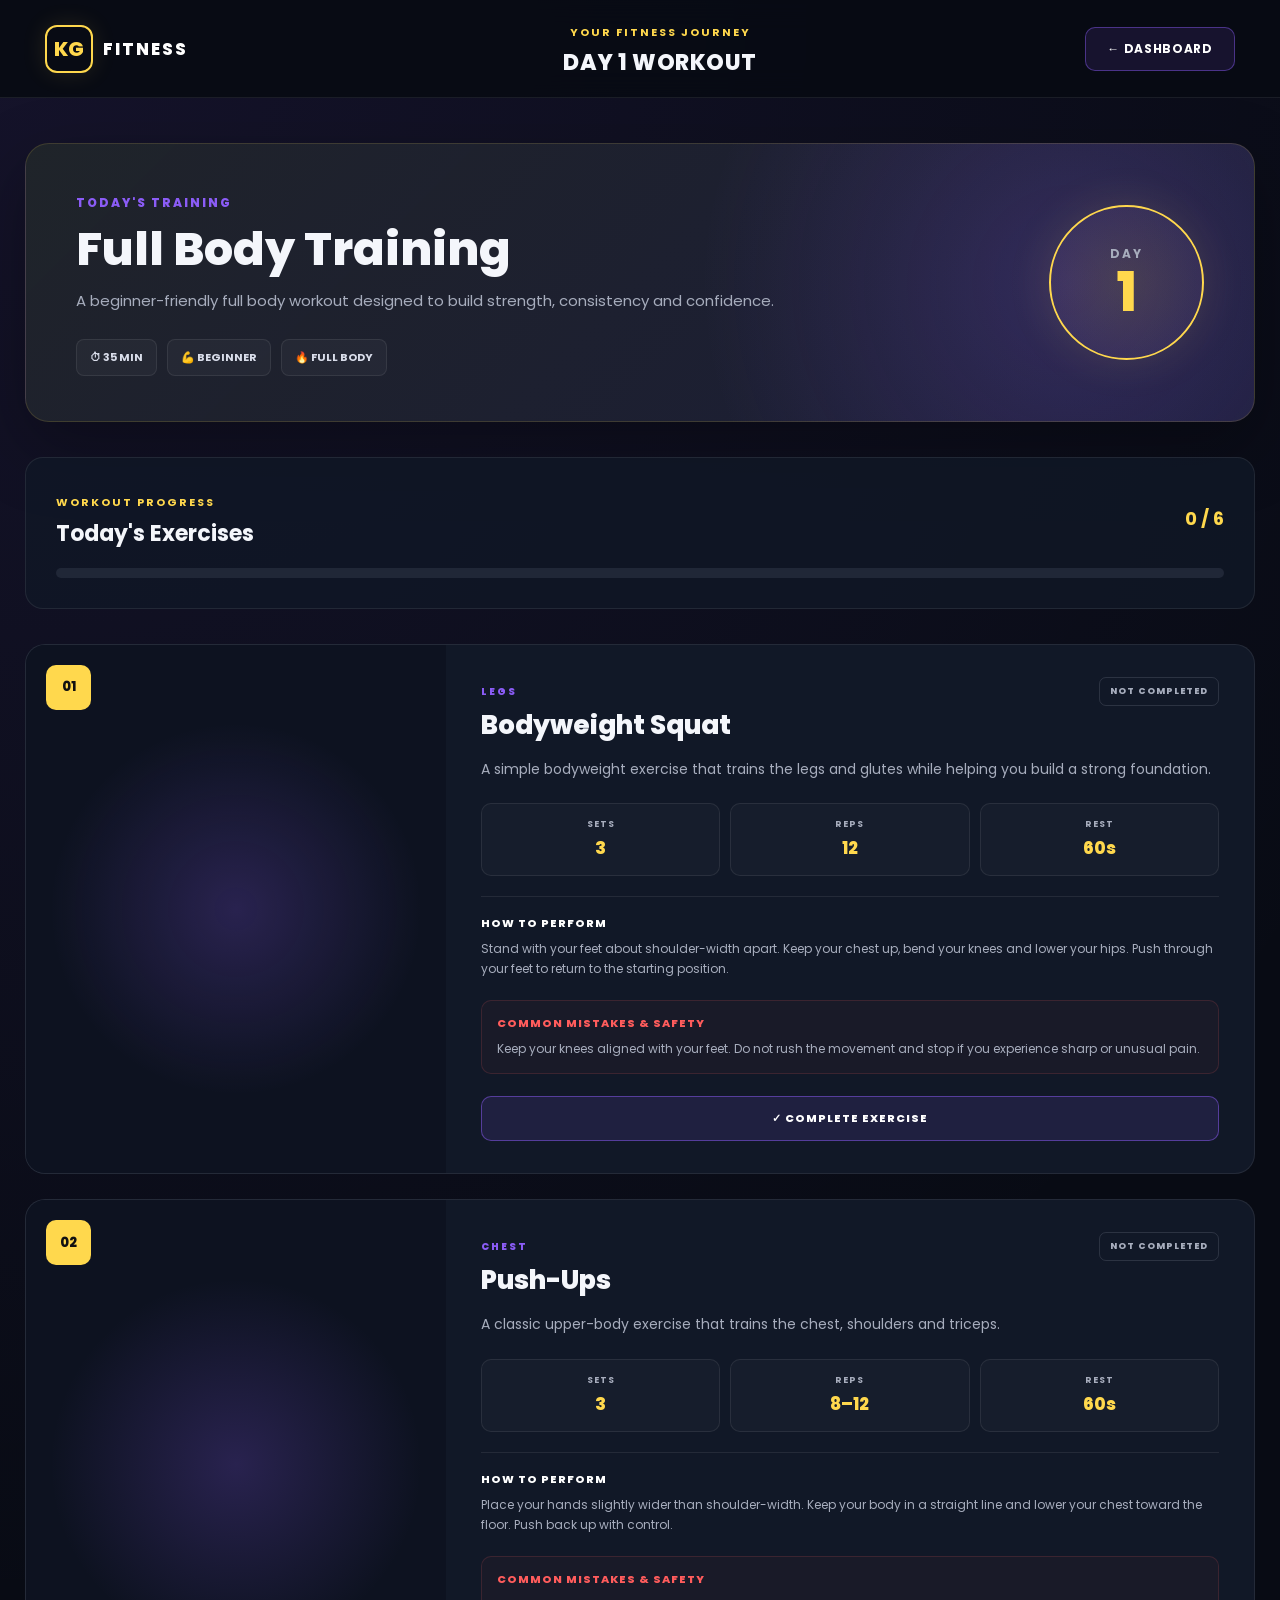
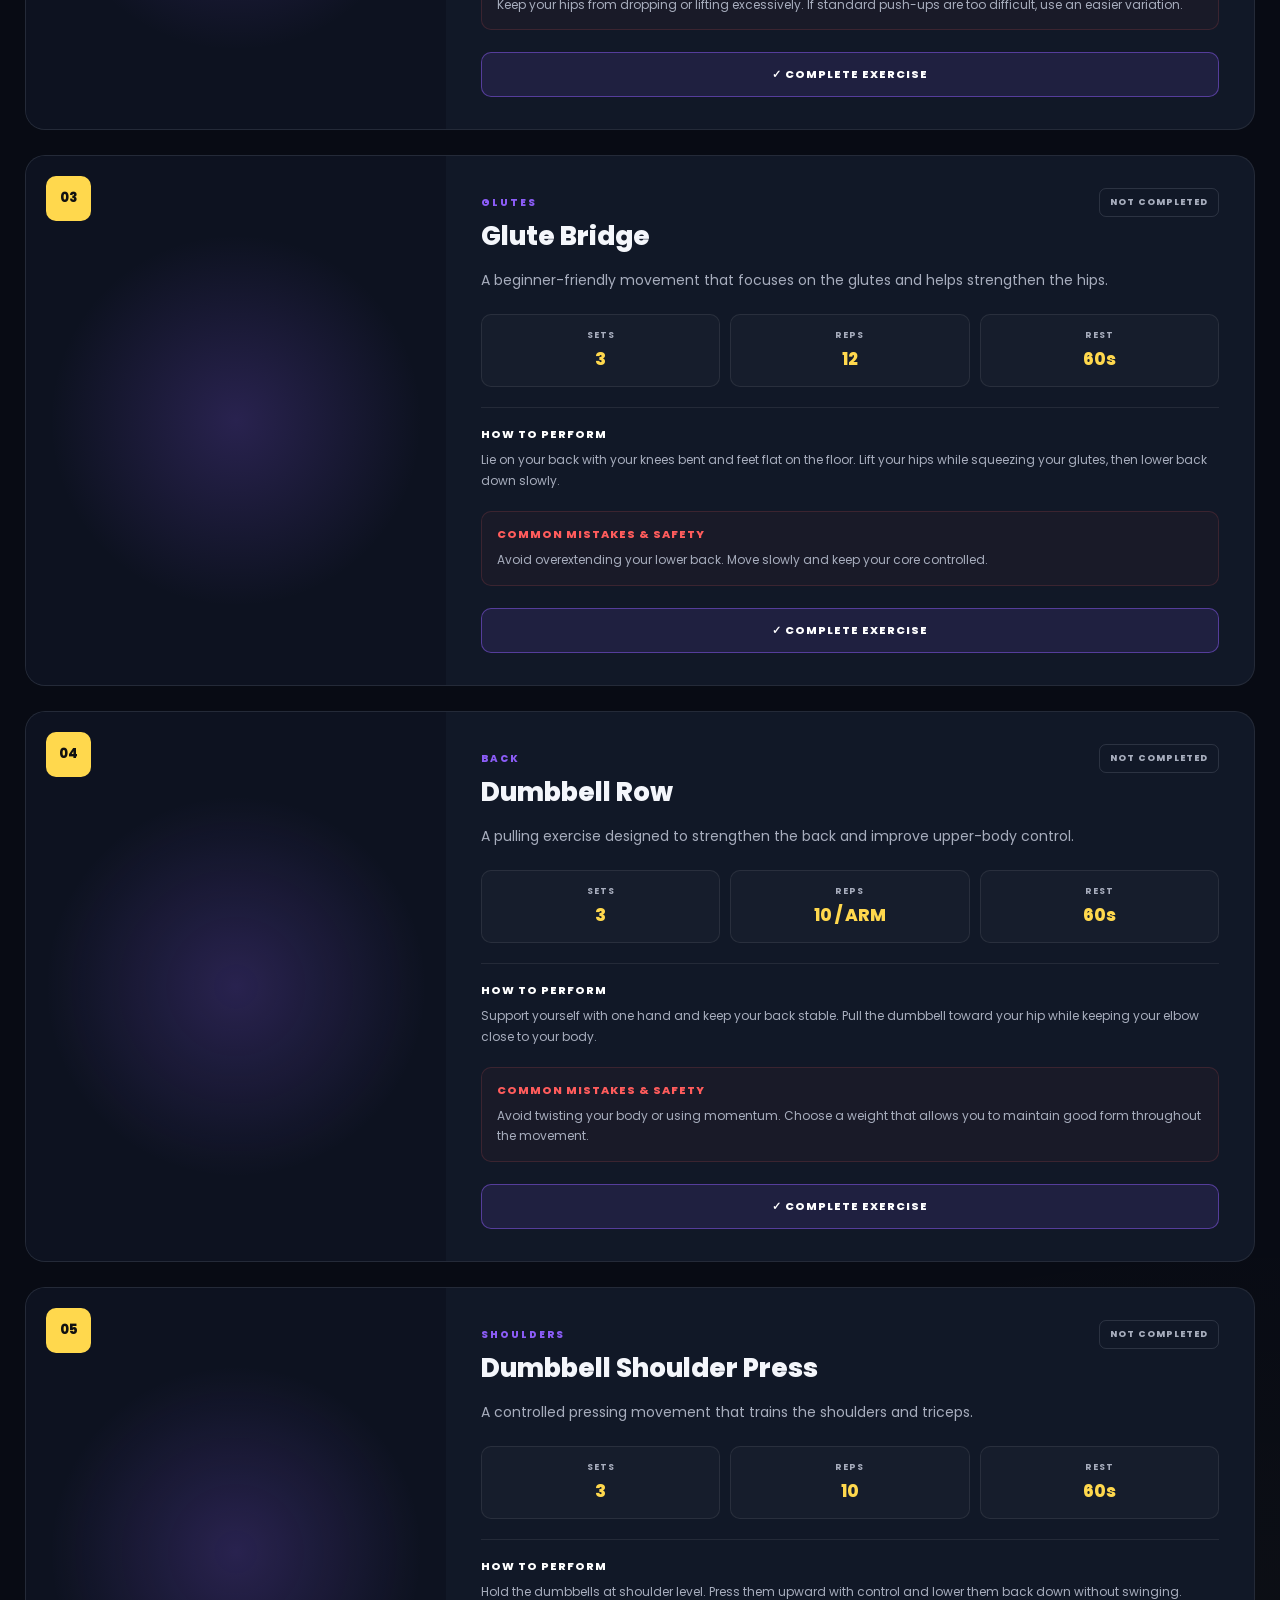
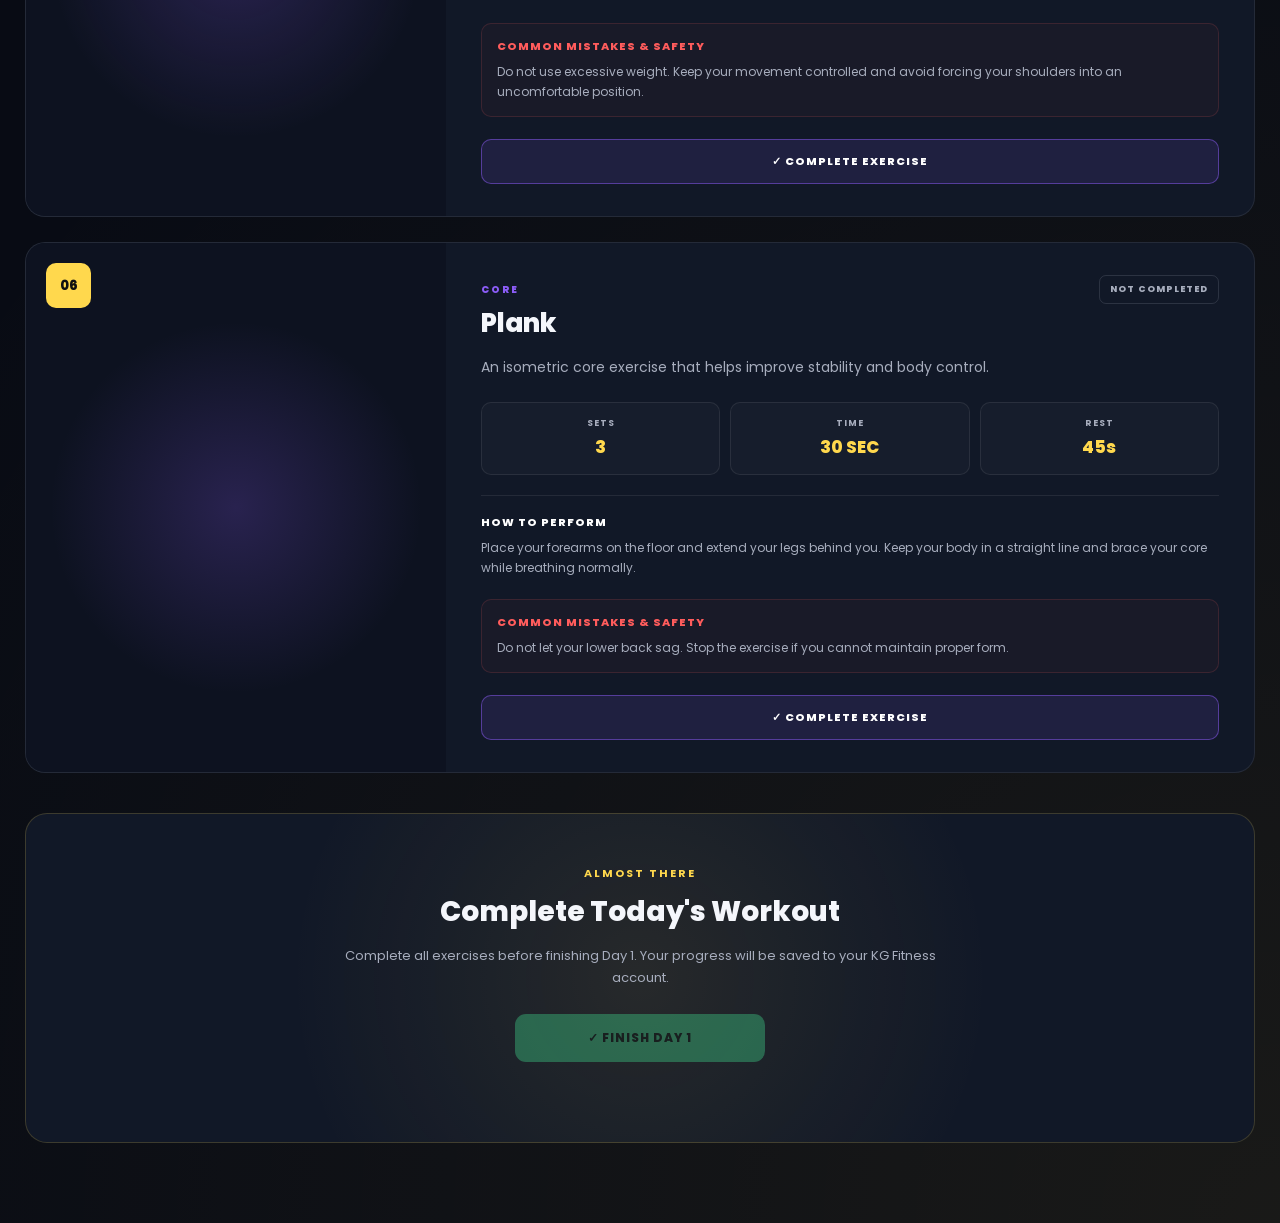
<file: workout.html>
<!DOCTYPE html>
<html lang="en">
<head>
    <meta charset="UTF-8">
    <meta name="viewport" content="width=device-width, initial-scale=1.0">

    <title>KG Fitness | Workout</title>

    <link rel="preconnect" href="https://fonts.googleapis.com">
    <link rel="preconnect" href="https://fonts.gstatic.com" crossorigin>

    <link
        href="https://fonts.googleapis.com/css2?family=Poppins:wght@400;500;600;700;800&display=swap"
        rel="stylesheet"
    >

    <link rel="stylesheet" href="workout.css">
</head>

<body>

    <!-- ============================= -->
    <!-- HEADER -->
    <!-- ============================= -->

    <header class="workout-header">

        <div class="brand">
            <div class="brand-kg">KG</div>
            <div class="brand-name">FITNESS</div>
        </div>

        <div class="header-center">
            <span class="section-label">YOUR FITNESS JOURNEY</span>
            <h1 id="workoutTitle">DAY 1 WORKOUT</h1>
        </div>

        <a href="dashboard.html" class="back-btn">
            ← DASHBOARD
        </a>

    </header>


    <!-- ============================= -->
    <!-- MAIN -->
    <!-- ============================= -->

    <main class="workout-main">

        <!-- ============================= -->
        <!-- WORKOUT INTRO -->
        <!-- ============================= -->

        <section class="workout-hero">

            <div class="hero-content">

                <span class="hero-label">
                    TODAY'S TRAINING
                </span>

                <h2>
                    Full Body Training
                </h2>

                <p>
                    A beginner-friendly full body workout designed
                    to build strength, consistency and confidence.
                </p>

                <div class="workout-meta">

                    <span>
                        ⏱ 35 MIN
                    </span>

                    <span>
                        💪 BEGINNER
                    </span>

                    <span>
                        🔥 FULL BODY
                    </span>

                </div>

            </div>

            <div class="day-circle">
                <span>DAY</span>
                <strong id="dayNumber">1</strong>
            </div>

        </section>


        <!-- ============================= -->
        <!-- WORKOUT PROGRESS -->
        <!-- ============================= -->

        <section class="progress-section">

            <div class="progress-header">

                <div>
                    <span class="section-label">
                        WORKOUT PROGRESS
                    </span>

                    <h2>
                        Today's Exercises
                    </h2>
                </div>

                <strong id="exerciseProgress">
                    0 / 6
                </strong>

            </div>

            <div class="progress-bar">
                <div
                    class="progress-fill"
                    id="exerciseProgressFill"
                ></div>
            </div>

        </section>


        <!-- ============================= -->
        <!-- EXERCISES -->
        <!-- ============================= -->

        <section class="exercises-section">

            <!-- EXERCISE 1 -->

            <article class="exercise-card" data-exercise="1">

                <div class="exercise-image">

                    <div class="exercise-placeholder">
                        🏋️
                    </div>

                    <span class="exercise-number">
                        01
                    </span>

                </div>

                <div class="exercise-content">

                    <div class="exercise-top">

                        <div>
                            <span class="exercise-label">
                                LEGS
                            </span>

                            <h3>
                                Bodyweight Squat
                            </h3>
                        </div>

                        <span class="exercise-status">
                            NOT COMPLETED
                        </span>

                    </div>

                    <p class="exercise-description">
                        A simple bodyweight exercise that trains
                        the legs and glutes while helping you build
                        a strong foundation.
                    </p>

                    <div class="exercise-details">

                        <div>
                            <span>SETS</span>
                            <strong>3</strong>
                        </div>

                        <div>
                            <span>REPS</span>
                            <strong>12</strong>
                        </div>

                        <div>
                            <span>REST</span>
                            <strong>60s</strong>
                        </div>

                    </div>

                    <div class="exercise-info">

                        <h4>
                            HOW TO PERFORM
                        </h4>

                        <p>
                            Stand with your feet about shoulder-width
                            apart. Keep your chest up, bend your knees
                            and lower your hips. Push through your feet
                            to return to the starting position.
                        </p>

                    </div>

                    <div class="exercise-info warning">

                        <h4>
                            COMMON MISTAKES & SAFETY
                        </h4>

                        <p>
                            Keep your knees aligned with your feet.
                            Do not rush the movement and stop if you
                            experience sharp or unusual pain.
                        </p>

                    </div>

                    <button
                        type="button"
                        class="complete-exercise-btn"
                    >
                        ✓ COMPLETE EXERCISE
                    </button>

                </div>

            </article>


            <!-- EXERCISE 2 -->

            <article class="exercise-card" data-exercise="2">

                <div class="exercise-image">

                    <div class="exercise-placeholder">
                        💪
                    </div>

                    <span class="exercise-number">
                        02
                    </span>

                </div>

                <div class="exercise-content">

                    <div class="exercise-top">

                        <div>
                            <span class="exercise-label">
                                CHEST
                            </span>

                            <h3>
                                Push-Ups
                            </h3>
                        </div>

                        <span class="exercise-status">
                            NOT COMPLETED
                        </span>

                    </div>

                    <p class="exercise-description">
                        A classic upper-body exercise that trains
                        the chest, shoulders and triceps.
                    </p>

                    <div class="exercise-details">

                        <div>
                            <span>SETS</span>
                            <strong>3</strong>
                        </div>

                        <div>
                            <span>REPS</span>
                            <strong>8–12</strong>
                        </div>

                        <div>
                            <span>REST</span>
                            <strong>60s</strong>
                        </div>

                    </div>

                    <div class="exercise-info">

                        <h4>
                            HOW TO PERFORM
                        </h4>

                        <p>
                            Place your hands slightly wider than
                            shoulder-width. Keep your body in a
                            straight line and lower your chest
                            toward the floor. Push back up with
                            control.
                        </p>

                    </div>

                    <div class="exercise-info warning">

                        <h4>
                            COMMON MISTAKES & SAFETY
                        </h4>

                        <p>
                            Keep your hips from dropping or lifting
                            excessively. If standard push-ups are
                            too difficult, use an easier variation.
                        </p>

                    </div>

                    <button
                        type="button"
                        class="complete-exercise-btn"
                    >
                        ✓ COMPLETE EXERCISE
                    </button>

                </div>

            </article>


            <!-- EXERCISE 3 -->

            <article class="exercise-card" data-exercise="3">

                <div class="exercise-image">

                    <div class="exercise-placeholder">
                        🍑
                    </div>

                    <span class="exercise-number">
                        03
                    </span>

                </div>

                <div class="exercise-content">

                    <div class="exercise-top">

                        <div>
                            <span class="exercise-label">
                                GLUTES
                            </span>

                            <h3>
                                Glute Bridge
                            </h3>
                        </div>

                        <span class="exercise-status">
                            NOT COMPLETED
                        </span>

                    </div>

                    <p class="exercise-description">
                        A beginner-friendly movement that focuses
                        on the glutes and helps strengthen the hips.
                    </p>

                    <div class="exercise-details">

                        <div>
                            <span>SETS</span>
                            <strong>3</strong>
                        </div>

                        <div>
                            <span>REPS</span>
                            <strong>12</strong>
                        </div>

                        <div>
                            <span>REST</span>
                            <strong>60s</strong>
                        </div>

                    </div>

                    <div class="exercise-info">

                        <h4>
                            HOW TO PERFORM
                        </h4>

                        <p>
                            Lie on your back with your knees bent
                            and feet flat on the floor. Lift your hips
                            while squeezing your glutes, then lower
                            back down slowly.
                        </p>

                    </div>

                    <div class="exercise-info warning">

                        <h4>
                            COMMON MISTAKES & SAFETY
                        </h4>

                        <p>
                            Avoid overextending your lower back.
                            Move slowly and keep your core controlled.
                        </p>

                    </div>

                    <button
                        type="button"
                        class="complete-exercise-btn"
                    >
                        ✓ COMPLETE EXERCISE
                    </button>

                </div>

            </article>


            <!-- EXERCISE 4 -->

            <article class="exercise-card" data-exercise="4">

                <div class="exercise-image">

                    <div class="exercise-placeholder">
                        🏋️
                    </div>

                    <span class="exercise-number">
                        04
                    </span>

                </div>

                <div class="exercise-content">

                    <div class="exercise-top">

                        <div>
                            <span class="exercise-label">
                                BACK
                            </span>

                            <h3>
                                Dumbbell Row
                            </h3>
                        </div>

                        <span class="exercise-status">
                            NOT COMPLETED
                        </span>

                    </div>

                    <p class="exercise-description">
                        A pulling exercise designed to strengthen
                        the back and improve upper-body control.
                    </p>

                    <div class="exercise-details">

                        <div>
                            <span>SETS</span>
                            <strong>3</strong>
                        </div>

                        <div>
                            <span>REPS</span>
                            <strong>10 / ARM</strong>
                        </div>

                        <div>
                            <span>REST</span>
                            <strong>60s</strong>
                        </div>

                    </div>

                    <div class="exercise-info">

                        <h4>
                            HOW TO PERFORM
                        </h4>

                        <p>
                            Support yourself with one hand and keep
                            your back stable. Pull the dumbbell toward
                            your hip while keeping your elbow close
                            to your body.
                        </p>

                    </div>

                    <div class="exercise-info warning">

                        <h4>
                            COMMON MISTAKES & SAFETY
                        </h4>

                        <p>
                            Avoid twisting your body or using momentum.
                            Choose a weight that allows you to maintain
                            good form throughout the movement.
                        </p>

                    </div>

                    <button
                        type="button"
                        class="complete-exercise-btn"
                    >
                        ✓ COMPLETE EXERCISE
                    </button>

                </div>

            </article>


            <!-- EXERCISE 5 -->

            <article class="exercise-card" data-exercise="5">

                <div class="exercise-image">

                    <div class="exercise-placeholder">
                        💪
                    </div>

                    <span class="exercise-number">
                        05
                    </span>

                </div>

                <div class="exercise-content">

                    <div class="exercise-top">

                        <div>
                            <span class="exercise-label">
                                SHOULDERS
                            </span>

                            <h3>
                                Dumbbell Shoulder Press
                            </h3>
                        </div>

                        <span class="exercise-status">
                            NOT COMPLETED
                        </span>

                    </div>

                    <p class="exercise-description">
                        A controlled pressing movement that trains
                        the shoulders and triceps.
                    </p>

                    <div class="exercise-details">

                        <div>
                            <span>SETS</span>
                            <strong>3</strong>
                        </div>

                        <div>
                            <span>REPS</span>
                            <strong>10</strong>
                        </div>

                        <div>
                            <span>REST</span>
                            <strong>60s</strong>
                        </div>

                    </div>

                    <div class="exercise-info">

                        <h4>
                            HOW TO PERFORM
                        </h4>

                        <p>
                            Hold the dumbbells at shoulder level.
                            Press them upward with control and lower
                            them back down without swinging.
                        </p>

                    </div>

                    <div class="exercise-info warning">

                        <h4>
                            COMMON MISTAKES & SAFETY
                        </h4>

                        <p>
                            Do not use excessive weight. Keep your
                            movement controlled and avoid forcing
                            your shoulders into an uncomfortable position.
                        </p>

                    </div>

                    <button
                        type="button"
                        class="complete-exercise-btn"
                    >
                        ✓ COMPLETE EXERCISE
                    </button>

                </div>

            </article>


            <!-- EXERCISE 6 -->

            <article class="exercise-card" data-exercise="6">

                <div class="exercise-image">

                    <div class="exercise-placeholder">
                        🧘
                    </div>

                    <span class="exercise-number">
                        06
                    </span>

                </div>

                <div class="exercise-content">

                    <div class="exercise-top">

                        <div>
                            <span class="exercise-label">
                                CORE
                            </span>

                            <h3>
                                Plank
                            </h3>
                        </div>

                        <span class="exercise-status">
                            NOT COMPLETED
                        </span>

                    </div>

                    <p class="exercise-description">
                        An isometric core exercise that helps improve
                        stability and body control.
                    </p>

                    <div class="exercise-details">

                        <div>
                            <span>SETS</span>
                            <strong>3</strong>
                        </div>

                        <div>
                            <span>TIME</span>
                            <strong>30 SEC</strong>
                        </div>

                        <div>
                            <span>REST</span>
                            <strong>45s</strong>
                        </div>

                    </div>

                    <div class="exercise-info">

                        <h4>
                            HOW TO PERFORM
                        </h4>

                        <p>
                            Place your forearms on the floor and extend
                            your legs behind you. Keep your body in a
                            straight line and brace your core while breathing normally.
                        </p>

                    </div>

                    <div class="exercise-info warning">

                        <h4>
                            COMMON MISTAKES & SAFETY
                        </h4>

                        <p>
                            Do not let your lower back sag. Stop the
                            exercise if you cannot maintain proper form.
                        </p>

                    </div>

                    <button
                        type="button"
                        class="complete-exercise-btn"
                    >
                        ✓ COMPLETE EXERCISE
                    </button>

                </div>

            </article>

        </section>


        <!-- ============================= -->
        <!-- FINISH WORKOUT -->
        <!-- ============================= -->

        <section class="finish-section">

            <div class="finish-card">

                <span class="section-label">
                    ALMOST THERE
                </span>

                <h2>
                    Complete Today's Workout
                </h2>

                <p>
                    Complete all exercises before finishing Day 1.
                    Your progress will be saved to your KG Fitness account.
                </p>

                <button
                    type="button"
                    class="finish-day-btn"
                    id="finishWorkoutBtn"
                    disabled
                >
                    ✓ FINISH DAY 1
                </button>

                <p
                    class="finish-message"
                    id="finishMessage"
                ></p>

            </div>

        </section>

    </main>


    <!-- ============================= -->
    <!-- JAVASCRIPT -->
    <!-- ============================= -->

    <script
        type="module"
        src="workout.js"
    ></script>

</body>
</html>
</file>
<file: login.css>
* {
    margin: 0;
    padding: 0;
    box-sizing: border-box;
}

html,
body {
    width: 100%;
    min-height: 100%;
}

body {
    font-family: "Poppins", sans-serif;
    background: #080b14;
    color: #ffffff;
}


/* =========================
   LOGIN PAGE
========================= */

.login-page {
    min-height: 100vh;
    display: grid;
    grid-template-columns: 1fr 520px 1fr;
    background: #080b14;
}


/* =========================
   FITNESS SIDE IMAGES
   PC - NU SE SCHIMBA
========================= */

.fitness-side {
    min-height: 100vh;
    position: relative;
    overflow: hidden;
    display: flex;
    align-items: flex-end;
    padding: 55px;

    background-size: auto 100%;
    background-repeat: no-repeat;
    background-position: center center;
    background-color: #080b14;
}

.left-side {
    background-image:
        linear-gradient(
            rgba(8, 11, 20, 0.25),
            rgba(8, 11, 20, 0.82)
        ),
        url("images/fitness-left.jpg");
}

.right-side {
    background-image:
        linear-gradient(
            rgba(8, 11, 20, 0.25),
            rgba(8, 11, 20, 0.82)
        ),
        url("images/fitness-right.jpg");
}

.image-overlay {
    position: absolute;
    inset: 0;
    background:
        linear-gradient(
            135deg,
            rgba(111, 55, 180, 0.12),
            rgba(255, 216, 77, 0.08)
        );
    pointer-events: none;
}

.side-content {
    position: relative;
    z-index: 2;
    max-width: 390px;
}

.side-content span {
    color: #ffd84d;
    font-size: 12px;
    font-weight: 700;
    letter-spacing: 3px;
}

.side-content h2 {
    margin-top: 12px;
    font-size: 38px;
    line-height: 1.1;
    font-weight: 800;
}

.side-content p {
    margin-top: 14px;
    color: #d4d6dd;
    font-size: 14px;
}


/* =========================
   LOGIN CENTER
========================= */

.login-center {
    min-height: 100vh;
    display: flex;
    align-items: center;
    justify-content: center;
    padding: 35px 25px;
    background:
        radial-gradient(
            circle at 50% 20%,
            rgba(128, 61, 190, 0.14),
            transparent 38%
        ),
        #080b14;
}

.login-card {
    width: 100%;
    max-width: 430px;
    padding: 42px 38px;
    border-radius: 24px;
    background:
        linear-gradient(
            145deg,
            rgba(255, 255, 255, 0.075),
            rgba(255, 255, 255, 0.025)
        );
    border: 1px solid rgba(255, 216, 77, 0.18);
    box-shadow:
        0 30px 90px rgba(0, 0, 0, 0.45),
        0 0 45px rgba(107, 51, 170, 0.08);
}


/* =========================
   BRAND
========================= */

.brand {
    display: flex;
    align-items: center;
    justify-content: center;
    gap: 10px;
}

.brand-kg {
    color: #ffd84d;
    font-size: 42px;
    line-height: 1;
    font-weight: 800;
    letter-spacing: -2px;
}

.brand-name {
    color: #ffffff;
    font-size: 22px;
    font-weight: 700;
    letter-spacing: 3px;
}


/* =========================
   TITLE
========================= */

.welcome {
    margin-top: 30px;
    text-align: center;
    color: #ffd84d;
    font-size: 11px;
    font-weight: 700;
    letter-spacing: 2.5px;
}

.login-card h1 {
    margin-top: 8px;
    text-align: center;
    font-size: 29px;
    line-height: 1.2;
    font-weight: 700;
}

.login-description {
    margin: 12px auto 30px;
    max-width: 340px;
    text-align: center;
    color: #9197a7;
    font-size: 13px;
}


/* =========================
   FORM
========================= */

.input-group {
    margin-bottom: 20px;
}

.input-group label {
    display: block;
    margin-bottom: 8px;
    color: #dfe1e7;
    font-size: 13px;
    font-weight: 500;
}

.input-group input {
    width: 100%;
    height: 52px;
    padding: 0 16px;
    border: 1px solid rgba(255, 255, 255, 0.11);
    border-radius: 11px;
    outline: none;
    background: rgba(0, 0, 0, 0.18);
    color: #ffffff;
    font-family: inherit;
    font-size: 13px;
    transition: 0.3s;
}

.input-group input::placeholder {
    color: #666d7c;
}

.input-group input:focus {
    border-color: #ffd84d;
    box-shadow: 0 0 0 3px rgba(255, 216, 77, 0.08);
}


/* =========================
   LOGIN OPTIONS
========================= */

.login-options {
    display: flex;
    align-items: center;
    justify-content: space-between;
    gap: 15px;
    margin: 4px 0 22px;
}

.remember {
    display: flex;
    align-items: center;
    gap: 7px;
    color: #8f95a4;
    font-size: 11px;
    cursor: pointer;
}

.remember input {
    accent-color: #ffd84d;
}

.login-options a {
    color: #ffd84d;
    font-size: 11px;
    text-decoration: none;
    transition: 0.3s;
}

.login-options a:hover {
    color: #ffffff;
}


/* =========================
   LOGIN BUTTON
========================= */

.login-submit {
    width: 100%;
    height: 53px;
    border: none;
    border-radius: 11px;
    background: linear-gradient(
        135deg,
        #ffd84d,
        #d6a91d
    );
    color: #080b14;
    font-family: inherit;
    font-size: 13px;
    font-weight: 800;
    letter-spacing: 1px;
    cursor: pointer;
    transition: 0.3s;
}

.login-submit:hover {
    transform: translateY(-2px);
    box-shadow: 0 14px 35px rgba(255, 216, 77, 0.18);
}

.login-submit:active {
    transform: translateY(0);
}


/* =========================
   MESSAGE
========================= */

.login-message {
    min-height: 20px;
    margin-top: 12px;
    text-align: center;
    font-size: 12px;
}


/* =========================
   DIVIDER
========================= */

.divider {
    display: flex;
    align-items: center;
    gap: 15px;
    margin: 27px 0 22px;
}

.divider::before,
.divider::after {
    content: "";
    flex: 1;
    height: 1px;
    background: rgba(255, 255, 255, 0.08);
}

.divider span {
    color: #626878;
    font-size: 10px;
    font-weight: 600;
}


/* =========================
   CREATE ACCOUNT
========================= */

.create-account-text {
    text-align: center;
    color: #777e8e;
    font-size: 12px;
}

.create-account-btn {
    width: 100%;
    height: 48px;
    margin-top: 11px;
    border-radius: 10px;
    border: 1px solid rgba(146, 73, 204, 0.6);
    background: linear-gradient(
        135deg,
        #7138a7,
        #4c2675
    );
    color: #ffffff;
    font-family: inherit;
    font-size: 12px;
    font-weight: 700;
    letter-spacing: 0.8px;
    cursor: pointer;
    transition: 0.3s;
}

.create-account-btn:hover {
    transform: translateY(-2px);
    box-shadow: 0 12px 30px rgba(113, 56, 167, 0.2);
}


/* =========================
   BACK BUTTON
========================= */

.back-btn {
    width: 100%;
    height: 44px;
    margin-top: 12px;
    border: 1px solid rgba(255, 77, 77, 0.3);
    border-radius: 10px;
    background: rgba(180, 30, 30, 0.12);
    color: #ff6b6b;
    font-family: inherit;
    font-size: 11px;
    font-weight: 700;
    cursor: pointer;
    transition: 0.3s;
}

.back-btn:hover {
    background: rgba(200, 35, 35, 0.2);
    border-color: #ff5c5c;
    color: #ffffff;
}


/* =========================
   RESPONSIVE - TABLET
   PC / TABLET ORIGINAL
========================= */

@media (max-width: 1200px) {

    .login-page {
        grid-template-columns: 0.75fr 520px 0.75fr;
    }

    .fitness-side {
        padding: 30px;
    }

    .side-content h2 {
        font-size: 30px;
    }
}


/* =========================
   MOBILE ONLY
========================= */

@media (max-width: 950px) {

    .login-page {
        display: flex;
        flex-direction: column;
        width: 100%;
        min-height: 100vh;
        position: relative;
        overflow-x: hidden;
    }


    /* =========================
       MOBILE PHOTO CONTAINER
       50% + 50%
       NO GAP
    ========================= */

    .fitness-side {
        position: absolute;
        top: 0;

        width: 50%;
        height: 220px;
        min-height: 220px;

        padding: 0;

        display: block;

        /*
           IMPORTANT:
           The image itself is fitted to the
           width of each half of the screen.
           This keeps the person proportional.
        */
        background-size: 100% auto;
        background-repeat: no-repeat;

        background-color: #080b14;

        overflow: hidden;

        /* mobile brightness only */
        filter: brightness(1.22);

        z-index: 5;
    }


    /* =========================
       LEFT PHOTO
    ========================= */

    .left-side {
        left: 0;
        right: auto;

        width: 50%;
        height: 220px;
        min-height: 220px;

        padding: 0;

        /*
           Top of the original photo.
           Keeps the head visible.
        */
        background-position: center top;

        background-image:
            url("images/fitness-left.jpg");
    }


    /* =========================
       RIGHT PHOTO
    ========================= */

    .right-side {
        right: 0;
        left: auto;

        width: 50%;
        height: 220px;
        min-height: 220px;

        padding: 0;

        /*
           Top of the original photo.
           Keeps the head visible.
        */
        background-position: center top;

        background-image:
            url("images/fitness-right.jpg");
    }


    /* =========================
       REMOVE TEXT
    ========================= */

    .fitness-side .side-content {
        display: none;
    }


    /* =========================
       REMOVE EXTRA OVERLAY
    ========================= */

    .fitness-side .image-overlay {
        display: none;
    }


    /* =========================
       LOGIN BELOW PHOTOS
    ========================= */

    .login-center {
        width: 100%;
        min-height: auto;

        margin-top: 220px;

        padding: 30px 18px 40px;

        display: flex;
        align-items: flex-start;
        justify-content: center;
    }


    .login-card {
        width: 100%;
        max-width: 430px;
    }
}


/* =========================
   SMALL PHONE
========================= */

@media (max-width: 500px) {

    .fitness-side {
        height: 220px;
        min-height: 220px;
    }

    .left-side {
        height: 220px;
        min-height: 220px;

        background-position: center top;
    }

    .right-side {
        height: 220px;
        min-height: 220px;

        background-position: center top;
    }

    .login-center {
        margin-top: 220px;
        padding: 25px 14px 35px;
    }

    .login-card {
        padding: 34px 22px;
        border-radius: 20px;
    }

    .brand-kg {
        font-size: 36px;
    }

    .brand-name {
        font-size: 19px;
    }

    .login-card h1 {
        font-size: 25px;
    }

    .login-options {
        align-items: flex-start;
        flex-direction: column;
    }
}
</file>
<file: create-account.css>
* {
    margin: 0;
    padding: 0;
    box-sizing: border-box;
}

html,
body {
    width: 100%;
    min-height: 100%;
}

body {
    font-family: "Poppins", sans-serif;
    background: #080b14;
    color: #ffffff;
}


/* =========================
   CREATE ACCOUNT PAGE
========================= */

.register-page {
    min-height: 100vh;
    display: grid;
    grid-template-columns: 1fr 560px 1fr;
    background: #080b14;
}


/* =========================
   FITNESS SIDE IMAGES
========================= */

.register-side {
    min-height: 100vh;
    position: relative;
    overflow: hidden;
    display: flex;
    align-items: flex-end;
    padding: 55px;

    background-size: auto 100%;
    background-repeat: no-repeat;
    background-position: center center;
    background-color: #080b14;
}

.left-side {
    background-image:
        linear-gradient(
            rgba(8, 11, 20, 0.25),
            rgba(8, 11, 20, 0.82)
        ),
        url("images/fitness-left.jpg");
}

.right-side {
    background-image:
        linear-gradient(
            rgba(8, 11, 20, 0.25),
            rgba(8, 11, 20, 0.82)
        ),
        url("images/fitness-right.jpg");
}

.image-overlay {
    position: absolute;
    inset: 0;
    background:
        linear-gradient(
            135deg,
            rgba(111, 55, 180, 0.12),
            rgba(255, 216, 77, 0.08)
        );
    pointer-events: none;
}

.side-content {
    position: relative;
    z-index: 2;
    max-width: 390px;
}

.side-content span {
    color: #ffd84d;
    font-size: 12px;
    font-weight: 700;
    letter-spacing: 3px;
}

.side-content h2 {
    margin-top: 12px;
    font-size: 38px;
    line-height: 1.1;
    font-weight: 800;
}

.side-content p {
    margin-top: 14px;
    color: #d4d6dd;
    font-size: 14px;
}


/* =========================
   CENTER
========================= */

.register-center {
    min-height: 100vh;
    display: flex;
    align-items: center;
    justify-content: center;
    padding: 35px 25px;

    background:
        radial-gradient(
            circle at 50% 15%,
            rgba(128, 61, 190, 0.14),
            transparent 38%
        ),
        #080b14;
}


/* =========================
   REGISTER CARD
========================= */

.register-card {
    width: 100%;
    max-width: 500px;
    padding: 40px 38px;

    border-radius: 24px;

    background:
        linear-gradient(
            145deg,
            rgba(255, 255, 255, 0.075),
            rgba(255, 255, 255, 0.025)
        );

    border: 1px solid rgba(255, 216, 77, 0.18);

    box-shadow:
        0 30px 90px rgba(0, 0, 0, 0.45),
        0 0 45px rgba(107, 51, 170, 0.08);
}


/* =========================
   BRAND
========================= */

.brand {
    display: flex;
    align-items: center;
    justify-content: center;
    gap: 10px;
}

.brand-kg {
    color: #ffd84d;
    font-size: 42px;
    line-height: 1;
    font-weight: 800;
    letter-spacing: -2px;
}

.brand-name {
    color: #ffffff;
    font-size: 22px;
    font-weight: 700;
    letter-spacing: 3px;
}


/* =========================
   TITLE
========================= */

.welcome {
    margin-top: 25px;
    text-align: center;

    color: #ffd84d;
    font-size: 11px;
    font-weight: 700;
    letter-spacing: 2.5px;
}

.register-card h1 {
    margin-top: 8px;
    text-align: center;

    font-size: 29px;
    line-height: 1.2;
    font-weight: 700;
}

.register-description {
    margin: 12px auto 28px;

    max-width: 390px;

    text-align: center;

    color: #9197a7;
    font-size: 13px;
    line-height: 1.6;
}


/* =========================
   FORM
========================= */

#registerForm {
    width: 100%;
}

.input-group {
    margin-bottom: 17px;
}

.input-group label {
    display: block;
    margin-bottom: 7px;

    color: #dfe1e7;
    font-size: 13px;
    font-weight: 500;
}

.input-group input,
.input-group select {
    width: 100%;
    height: 50px;

    padding: 0 15px;

    border: 1px solid rgba(255, 255, 255, 0.11);
    border-radius: 11px;

    outline: none;

    background: rgba(0, 0, 0, 0.18);

    color: #ffffff;

    font-family: inherit;
    font-size: 13px;

    transition: 0.3s;
}

.input-group input::placeholder {
    color: #666d7c;
}

.input-group input:focus,
.input-group select:focus {
    border-color: #ffd84d;

    box-shadow:
        0 0 0 3px rgba(255, 216, 77, 0.08);
}


/* =========================
   SELECT
========================= */

.input-group select {
    cursor: pointer;
}

.input-group select option {
    background: #111522;
    color: #ffffff;
}


/* =========================
   TWO COLUMNS
========================= */

.form-row {
    display: grid;
    grid-template-columns: 1fr 1fr;
    gap: 15px;
}


/* =========================
   MESSAGE
========================= */

.register-message {
    min-height: 20px;

    margin: 4px 0 12px;

    text-align: center;

    font-size: 12px;
    line-height: 1.5;
}


/* =========================
   CREATE ACCOUNT BUTTON
========================= */

.create-account-submit {
    width: 100%;
    height: 53px;

    border: none;
    border-radius: 11px;

    background:
        linear-gradient(
            135deg,
            #ffd84d,
            #d6a91d
        );

    color: #080b14;

    font-family: inherit;

    font-size: 13px;
    font-weight: 800;
    letter-spacing: 1px;

    cursor: pointer;

    transition: 0.3s;
}

.create-account-submit:hover {
    transform: translateY(-2px);

    box-shadow:
        0 14px 35px rgba(255, 216, 77, 0.18);
}

.create-account-submit:active {
    transform: translateY(0);
}


/* =========================
   DIVIDER
========================= */

.divider {
    display: flex;
    align-items: center;
    gap: 15px;

    margin: 24px 0 18px;
}

.divider::before,
.divider::after {
    content: "";

    flex: 1;

    height: 1px;

    background: rgba(255, 255, 255, 0.08);
}

.divider span {
    color: #626878;

    font-size: 10px;
    font-weight: 600;

    white-space: nowrap;
}


/* =========================
   LOGIN BUTTON
========================= */

.login-btn {
    width: 100%;
    height: 48px;

    border-radius: 10px;

    border: 1px solid rgba(146, 73, 204, 0.6);

    background:
        linear-gradient(
            135deg,
            #7138a7,
            #4c2675
        );

    color: #ffffff;

    font-family: inherit;

    font-size: 12px;
    font-weight: 700;
    letter-spacing: 0.8px;

    cursor: pointer;

    transition: 0.3s;
}

.login-btn:hover {
    transform: translateY(-2px);

    box-shadow:
        0 12px 30px rgba(113, 56, 167, 0.2);
}


/* =========================
   BACK BUTTON
========================= */

.back-btn {
    width: 100%;
    height: 44px;

    margin-top: 12px;

    border: 1px solid rgba(255, 77, 77, 0.3);
    border-radius: 10px;

    background: rgba(180, 30, 30, 0.12);

    color: #ff6b6b;

    font-family: inherit;

    font-size: 11px;
    font-weight: 700;

    cursor: pointer;

    transition: 0.3s;
}

.back-btn:hover {
    background: rgba(200, 35, 35, 0.2);

    border-color: #ff5c5c;

    color: #ffffff;
}


/* =========================
   TABLET
========================= */

@media (max-width: 1200px) {

    .register-page {
        grid-template-columns: 0.75fr 560px 0.75fr;
    }

    .register-side {
        padding: 30px;
    }

    .side-content h2 {
        font-size: 30px;
    }
}


/* =========================
   MOBILE
========================= */

@media (max-width: 950px) {

    .register-page {
        grid-template-columns: 1fr;
    }

    .register-side {
        display: none;
    }

    .register-center {
        min-height: 100vh;
        padding: 25px 18px;
    }

    .register-card {
        max-width: 560px;
    }
}


/* =========================
   SMALL MOBILE
========================= */

@media (max-width: 600px) {

    .register-card {
        padding: 34px 22px;
        border-radius: 20px;
    }

    .brand-kg {
        font-size: 36px;
    }

    .brand-name {
        font-size: 19px;
    }

    .register-card h1 {
        font-size: 25px;
    }

    .register-description {
        font-size: 12px;
    }

    .form-row {
        grid-template-columns: 1fr;
        gap: 0;
    }
}


/* =========================
   VERY SMALL PHONE
========================= */

@media (max-width: 380px) {

    .register-center {
        padding: 18px 12px;
    }

    .register-card {
        padding: 28px 17px;
    }

    .input-group input,
    .input-group select {
        height: 48px;
        font-size: 12px;
    }

    .create-account-submit {
        height: 50px;
    }
}
</file>
<file: dashboard.css>
/* =============================== */
/* KG FITNESS - DASHBOARD CSS */
/* =============================== */

:root {
    --bg: #080b14;
    --bg-light: #0e1220;
    --card: #111625;
    --card-hover: #171d2e;

    --gold: #ffd84d;
    --gold-dark: #d4af37;

    --purple: #8b5cf6;
    --purple-dark: #6d3fe8;

    --green: #42e695;
    --red: #ff5c5c;
    --white: #ffffff;
    --gray: #a7adbd;
    --gray-dark: #6f7688;

    --border: rgba(255, 255, 255, 0.08);

    --sidebar-width: 250px;
}


/* =============================== */
/* RESET */
/* =============================== */

* {
    margin: 0;
    padding: 0;
    box-sizing: border-box;
}

html {
    scroll-behavior: smooth;
}

body {
    font-family: "Poppins", sans-serif;
    background: var(--bg);
    color: var(--white);
    min-height: 100vh;
}

button,
input,
textarea,
select {
    font-family: inherit;
}

button {
    cursor: pointer;
}

a {
    color: inherit;
    text-decoration: none;
}


/* =============================== */
/* SIDEBAR */
/* =============================== */

.sidebar {
    position: fixed;
    top: 0;
    left: 0;

    width: var(--sidebar-width);
    height: 100vh;

    background:
        linear-gradient(
            180deg,
            #101525 0%,
            #0b0f1b 100%
        );

    border-right: 1px solid var(--border);

    display: flex;
    flex-direction: column;

    padding: 28px 18px;

    z-index: 1000;
}


/* =============================== */
/* BRAND */
/* =============================== */

.brand {
    display: flex;
    align-items: center;
    gap: 10px;

    padding: 0 10px 28px;

    border-bottom: 1px solid var(--border);
}

.brand-kg {
    width: 44px;
    height: 44px;

    display: flex;
    align-items: center;
    justify-content: center;

    border-radius: 12px;

    background:
        linear-gradient(
            135deg,
            var(--gold),
            var(--gold-dark)
        );

    color: #111;

    font-size: 19px;
    font-weight: 800;

    box-shadow:
        0 0 20px rgba(255, 216, 77, 0.18);
}

.brand-name {
    color: var(--gold);

    font-size: 18px;
    font-weight: 800;

    letter-spacing: 1.5px;
}


/* =============================== */
/* SIDEBAR NAVIGATION */
/* =============================== */

.sidebar-nav {
    display: flex;
    flex-direction: column;

    gap: 6px;

    margin-top: 24px;

    overflow-y: auto;
}

.nav-item {
    min-height: 48px;

    display: flex;
    align-items: center;

    gap: 13px;

    padding: 0 15px;

    border-radius: 10px;

    color: var(--gray);

    font-size: 13px;
    font-weight: 500;

    transition:
        background 0.2s ease,
        color 0.2s ease,
        transform 0.2s ease;
}

.nav-item span {
    width: 24px;

    text-align: center;

    font-size: 17px;
}

.nav-item:hover {
    background: rgba(139, 92, 246, 0.12);
    color: var(--white);

    transform: translateX(2px);
}

.nav-item.active {
    background:
        linear-gradient(
            90deg,
            rgba(139, 92, 246, 0.28),
            rgba(139, 92, 246, 0.08)
        );

    color: var(--white);

    border-left: 3px solid var(--gold);
}


/* =============================== */
/* LOGOUT */
/* =============================== */

.logout-btn {
    margin-top: auto;

    width: 100%;
    min-height: 46px;

    border: 1px solid rgba(255, 92, 92, 0.3);
    border-radius: 10px;

    background: rgba(255, 92, 92, 0.08);

    color: var(--red);

    font-size: 12px;
    font-weight: 700;

    letter-spacing: 1px;

    transition: 0.2s ease;
}

.logout-btn:hover {
    background: rgba(255, 92, 92, 0.18);
    border-color: var(--red);
}


/* =============================== */
/* MAIN */
/* =============================== */

.dashboard-main {
    margin-left: var(--sidebar-width);

    width: calc(100% - var(--sidebar-width));

    padding: 35px 45px 0;

    max-width: 1800px;
}


/* =============================== */
/* TOPBAR */
/* =============================== */

.topbar {
    display: flex;

    justify-content: space-between;
    align-items: center;

    gap: 30px;

    margin-bottom: 30px;
}

.topbar-label,
.section-label,
.hero-label {
    color: var(--gold);

    font-size: 11px;
    font-weight: 700;

    letter-spacing: 2px;
    text-transform: uppercase;
}

.topbar h1 {
    margin-top: 5px;

    font-size: 29px;
    line-height: 1.2;

    font-weight: 700;
}

.user-area {
    display: flex;
    align-items: center;

    gap: 15px;
}

.notification {
    width: 43px;
    height: 43px;

    display: flex;
    align-items: center;
    justify-content: center;

    border: 1px solid var(--border);
    border-radius: 11px;

    background: var(--card);

    font-size: 18px;
}

.user-info {
    display: flex;
    flex-direction: column;

    align-items: flex-end;
}

.user-name {
    color: var(--white);

    font-size: 13px;
    font-weight: 600;
}

.user-email {
    color: var(--gray-dark);

    font-size: 10px;

    max-width: 230px;

    overflow: hidden;
    text-overflow: ellipsis;
}


/* =============================== */
/* HERO */
/* =============================== */

.dashboard-hero {
    position: relative;

    min-height: 260px;

    display: flex;
    align-items: center;
    justify-content: space-between;

    gap: 30px;

    padding: 45px;

    margin-bottom: 25px;

    overflow: hidden;

    border: 1px solid rgba(255, 216, 77, 0.12);
    border-radius: 20px;

    background:
        radial-gradient(
            circle at 80% 20%,
            rgba(139, 92, 246, 0.25),
            transparent 35%
        ),
        radial-gradient(
            circle at 10% 90%,
            rgba(255, 216, 77, 0.08),
            transparent 30%
        ),
        linear-gradient(
            135deg,
            #151a2a,
            #0d111d
        );
}

.dashboard-hero::before {
    content: "";

    position: absolute;

    width: 250px;
    height: 250px;

    right: 120px;
    top: -120px;

    border-radius: 50%;

    border: 1px solid rgba(255, 216, 77, 0.08);
}

.hero-content {
    position: relative;
    z-index: 2;

    max-width: 750px;
}

.hero-content h2 {
    margin-top: 10px;

    font-size: clamp(30px, 4vw, 46px);

    line-height: 1.15;
}

.hero-content h2 span {
    color: var(--gold);
}

.hero-content p {
    margin-top: 14px;

    max-width: 600px;

    color: var(--gray);

    font-size: 14px;
    line-height: 1.8;
}

.primary-btn {
    margin-top: 25px;

    min-height: 48px;

    padding: 0 23px;

    border: none;
    border-radius: 10px;

    background:
        linear-gradient(
            135deg,
            var(--gold),
            var(--gold-dark)
        );

    color: #111;

    font-size: 11px;
    font-weight: 800;

    letter-spacing: 0.8px;

    box-shadow:
        0 8px 25px rgba(255, 216, 77, 0.13);

    transition: 0.2s ease;
}

.primary-btn:hover {
    transform: translateY(-2px);

    box-shadow:
        0 12px 30px rgba(255, 216, 77, 0.2);
}

.hero-stat {
    position: relative;
    z-index: 2;

    min-width: 155px;

    padding: 25px;

    border: 1px solid rgba(139, 92, 246, 0.35);
    border-radius: 16px;

    background: rgba(8, 11, 20, 0.55);

    text-align: center;
}

.hero-stat span {
    display: block;

    color: var(--gray-dark);

    font-size: 10px;
    font-weight: 700;

    letter-spacing: 1.5px;
}

.hero-stat strong {
    display: block;

    margin-top: 7px;

    color: var(--purple);

    font-size: 27px;
}

.hero-stat small {
    display: block;

    margin-top: 3px;

    color: var(--gray);
}


/* =============================== */
/* STATS */
/* =============================== */

.stats-grid {
    display: grid;

    grid-template-columns:
        repeat(4, minmax(0, 1fr));

    gap: 16px;

    margin-bottom: 35px;
}

.stat-card {
    min-height: 105px;

    display: flex;
    align-items: center;

    gap: 16px;

    padding: 20px;

    border: 1px solid var(--border);
    border-radius: 15px;

    background: var(--card);

    transition: 0.2s ease;
}

.stat-card:hover {
    background: var(--card-hover);

    transform: translateY(-2px);
}

.stat-icon {
    width: 48px;
    height: 48px;

    flex-shrink: 0;

    display: flex;
    align-items: center;
    justify-content: center;

    border-radius: 12px;

    background: rgba(139, 92, 246, 0.12);

    font-size: 21px;
}

.stat-card span {
    display: block;

    color: var(--gray-dark);

    font-size: 10px;
}

.stat-card strong {
    display: block;

    margin-top: 4px;

    color: var(--white);

    font-size: 19px;
}


/* =============================== */
/* SECTION */
/* =============================== */

.dashboard-section {
    margin-bottom: 38px;
}

.section-header {
    display: flex;

    align-items: center;
    justify-content: space-between;

    gap: 20px;

    margin-bottom: 17px;
}

.section-header h2 {
    margin-top: 5px;

    font-size: 23px;
}

.day-badge,
.program-days {
    padding: 8px 13px;

    border-radius: 8px;

    background: rgba(139, 92, 246, 0.13);

    color: var(--purple);

    font-size: 10px;
    font-weight: 700;

    letter-spacing: 0.5px;
}


/* =============================== */
/* WORKOUT CARD */
/* =============================== */

.workout-card {
    display: flex;

    align-items: center;
    justify-content: space-between;

    gap: 30px;

    padding: 27px;

    border: 1px solid var(--border);
    border-radius: 17px;

    background:
        linear-gradient(
            135deg,
            #121829,
            #0e1320
        );
}

.workout-info {
    display: flex;

    align-items: center;

    gap: 18px;
}

.workout-icon {
    width: 65px;
    height: 65px;

    flex-shrink: 0;

    display: flex;
    align-items: center;
    justify-content: center;

    border-radius: 15px;

    background: rgba(255, 216, 77, 0.1);

    font-size: 27px;
}

.workout-info h3 {
    font-size: 18px;
}

.workout-info p {
    margin-top: 5px;

    color: var(--gray);

    font-size: 12px;
    line-height: 1.6;
}

.workout-meta {
    display: flex;

    flex-wrap: wrap;

    gap: 8px;

    margin-top: 10px;
}

.workout-meta span {
    padding: 5px 9px;

    border-radius: 6px;

    background: rgba(255, 255, 255, 0.04);

    color: var(--gray);

    font-size: 9px;
}

.workout-actions {
    display: flex;

    flex-wrap: wrap;

    justify-content: flex-end;

    gap: 9px;
}

.secondary-btn,
.finish-btn,
.small-btn,
.calendar-btn,
.review-submit {
    min-height: 42px;

    padding: 0 17px;

    border-radius: 9px;

    font-size: 10px;
    font-weight: 700;

    letter-spacing: 0.5px;

    transition: 0.2s ease;
}

.secondary-btn {
    border: 1px solid rgba(139, 92, 246, 0.35);

    background: rgba(139, 92, 246, 0.08);

    color: var(--purple);
}

.secondary-btn:hover {
    background: rgba(139, 92, 246, 0.17);
}

.finish-btn {
    border: 1px solid rgba(66, 230, 149, 0.3);

    background: rgba(66, 230, 149, 0.09);

    color: var(--green);
}

.finish-btn:hover {
    background: rgba(66, 230, 149, 0.17);
}


/* =============================== */
/* CALENDAR */
/* =============================== */

.calendar-card {
    padding: 25px;

    border: 1px solid var(--border);
    border-radius: 17px;

    background: var(--card);
}

.calendar-legend {
    display: flex;

    flex-wrap: wrap;

    gap: 20px;

    margin-bottom: 20px;
}

.calendar-legend > div {
    display: flex;
    align-items: center;

    gap: 7px;

    color: var(--gray);

    font-size: 10px;
}

.legend-dot {
    width: 10px;
    height: 10px;

    border-radius: 50%;
}

.legend-dot.completed {
    background: var(--green);
}

.legend-dot.current {
    background: var(--purple);
}

.legend-dot.upcoming {
    background: var(--gray-dark);
}

.legend-dot.missed {
    background: var(--red);
}

.days-grid {
    display: grid;

    grid-template-columns:
        repeat(14, minmax(40px, 1fr));

    gap: 8px;
}

.day {
    min-height: 43px;

    display: flex;
    align-items: center;
    justify-content: center;

    border-radius: 9px;

    font-size: 11px;
    font-weight: 700;

    cursor: pointer;

    transition: 0.2s ease;
}

.day:hover {
    transform: translateY(-2px);
}

.day.completed {
    background: rgba(66, 230, 149, 0.16);
    color: var(--green);

    border: 1px solid rgba(66, 230, 149, 0.2);
}

.day.current {
    background: rgba(139, 92, 246, 0.2);
    color: var(--purple);

    border: 1px solid rgba(139, 92, 246, 0.35);
}

.day.upcoming {
    background: rgba(255, 255, 255, 0.04);
    color: var(--gray-dark);

    border: 1px solid var(--border);
}

.day.missed {
    background: rgba(255, 92, 92, 0.13);
    color: var(--red);

    border: 1px solid rgba(255, 92, 92, 0.2);
}

.calendar-btn {
    margin-top: 20px;

    border: 1px solid var(--border);

    background: transparent;

    color: var(--gray);
}

.calendar-btn:hover {
    border-color: var(--purple);
    color: var(--purple);
}


/* =============================== */
/* TWO COLUMN */
/* =============================== */

.two-column-grid {
    display: grid;

    grid-template-columns:
        repeat(2, minmax(0, 1fr));

    gap: 20px;

    margin-bottom: 38px;
}

.dashboard-card {
    padding: 25px;

    border: 1px solid var(--border);
    border-radius: 17px;

    background: var(--card);
}

.card-header {
    display: flex;

    align-items: center;
    justify-content: space-between;
}

.card-icon {
    font-size: 21px;
}

.dashboard-card h3 {
    margin-top: 15px;

    font-size: 20px;
}

.dashboard-card > p {
    margin-top: 7px;

    color: var(--gray);

    font-size: 11px;
    line-height: 1.7;
}


/* =============================== */
/* GOAL PROGRESS */
/* =============================== */

.goal-progress {
    margin-top: 25px;
}

.progress-header {
    display: flex;

    justify-content: space-between;

    margin-bottom: 8px;

    color: var(--gray);

    font-size: 10px;
}

.progress-header strong {
    color: var(--gold);
}

.progress-bar {
    height: 8px;

    overflow: hidden;

    border-radius: 10px;

    background: rgba(255, 255, 255, 0.06);
}

.progress-fill {
    width: 0%;
    height: 100%;

    border-radius: inherit;

    background:
        linear-gradient(
            90deg,
            var(--purple),
            var(--gold)
        );

    transition: width 0.4s ease;
}


/* =============================== */
/* PROFILE SUMMARY */
/* =============================== */

.profile-data {
    display: grid;

    grid-template-columns:
        repeat(2, 1fr);

    gap: 13px;

    margin-top: 18px;
}

.profile-data div {
    padding: 12px;

    border-radius: 9px;

    background: rgba(255, 255, 255, 0.035);
}

.profile-data span {
    display: block;

    color: var(--gray-dark);

    font-size: 9px;
}

.profile-data strong {
    display: block;

    margin-top: 3px;

    color: var(--white);

    font-size: 12px;
}

.small-btn {
    margin-top: 17px;

    border: 1px solid rgba(139, 92, 246, 0.3);

    background: rgba(139, 92, 246, 0.08);

    color: var(--purple);
}

.small-btn:hover {
    background: rgba(139, 92, 246, 0.17);
}


/* =============================== */
/* FEATURE GRID */
/* =============================== */

.feature-grid {
    display: grid;

    grid-template-columns:
        repeat(3, minmax(0, 1fr));

    gap: 16px;
}

.feature-card {
    padding: 24px;

    border: 1px solid var(--border);
    border-radius: 15px;

    background: var(--card);

    transition: 0.2s ease;
}

.feature-card:hover {
    transform: translateY(-3px);

    background: var(--card-hover);

    border-color: rgba(139, 92, 246, 0.22);
}

.feature-icon {
    width: 48px;
    height: 48px;

    display: flex;
    align-items: center;
    justify-content: center;

    border-radius: 12px;

    background: rgba(139, 92, 246, 0.11);

    font-size: 21px;
}

.feature-card h3 {
    margin-top: 15px;

    font-size: 16px;
}

.feature-card p {
    margin-top: 7px;

    color: var(--gray);

    font-size: 11px;
    line-height: 1.7;
}

.card-link {
    margin-top: 15px;

    border: none;

    background: transparent;

    color: var(--gold);

    font-size: 9px;
    font-weight: 700;

    letter-spacing: 0.5px;
}

.card-link:hover {
    color: var(--white);
}


/* =============================== */
/* MACHINE SECTION */
/* =============================== */

.machine-section {
    min-height: 245px;

    display: flex;
    align-items: center;
    justify-content: space-between;

    gap: 30px;

    padding: 35px;

    overflow: hidden;

    border: 1px solid rgba(139, 92, 246, 0.2);
    border-radius: 18px;

    background:
        radial-gradient(
            circle at 90% 50%,
            rgba(139, 92, 246, 0.24),
            transparent 32%
        ),
        #101525;
}

.machine-content {
    max-width: 760px;
}

.machine-content h2 {
    margin-top: 8px;

    font-size: 26px;
}

.machine-content p {
    margin-top: 10px;

    color: var(--gray);

    font-size: 12px;
    line-height: 1.8;
}

.machine-visual {
    width: 150px;
    height: 150px;

    flex-shrink: 0;

    display: flex;
    align-items: center;
    justify-content: center;

    border-radius: 50%;

    background:
        rgba(139, 92, 246, 0.1);

    border: 1px solid rgba(139, 92, 246, 0.2);

    font-size: 60px;
}


/* =============================== */
/* NUTRITION */
/* =============================== */

.nutrition-grid {
    display: grid;

    grid-template-columns:
        repeat(4, minmax(0, 1fr));

    gap: 15px;
}

.nutrition-card {
    padding: 22px;

    border: 1px solid var(--border);
    border-radius: 14px;

    background: var(--card);

    text-align: center;
}

.nutrition-card span {
    display: block;

    color: var(--gray);

    font-size: 10px;
}

.nutrition-card strong {
    display: inline-block;

    margin-top: 8px;

    color: var(--gold);

    font-size: 27px;
}

.nutrition-card small {
    margin-left: 3px;

    color: var(--gray-dark);

    font-size: 9px;
}


/* =============================== */
/* PROGRESS CARD */
/* =============================== */

.progress-card {
    display: grid;

    grid-template-columns:
        repeat(4, minmax(0, 1fr));

    gap: 1px;

    overflow: hidden;

    border: 1px solid var(--border);
    border-radius: 15px;

    background: var(--border);
}

.progress-stat {
    padding: 25px;

    background: var(--card);

    text-align: center;
}

.progress-stat span {
    display: block;

    color: var(--gray-dark);

    font-size: 10px;
}

.progress-stat strong {
    display: block;

    margin-top: 8px;

    color: var(--white);

    font-size: 21px;
}


/* =============================== */
/* ACHIEVEMENTS */
/* =============================== */

.achievements-grid {
    display: grid;

    grid-template-columns:
        repeat(4, minmax(0, 1fr));

    gap: 15px;
}

.achievement-card {
    padding: 23px;

    border: 1px solid var(--border);
    border-radius: 14px;

    background: var(--card);

    text-align: center;
}

.achievement-card.locked {
    opacity: 0.65;
}

.achievement-icon {
    font-size: 34px;
}

.achievement-card h3 {
    margin-top: 10px;

    font-size: 14px;
}

.achievement-card p {
    margin-top: 5px;

    color: var(--gray-dark);

    font-size: 9px;
    line-height: 1.6;
}


/* =============================== */
/* REVIEWS */
/* =============================== */

.reviews-section {
    padding-top: 5px;
}

.rating-summary {
    display: flex;

    align-items: center;

    gap: 10px;
}

.rating-summary strong {
    color: var(--gold);

    font-size: 23px;
}

.stars {
    color: var(--gold);

    font-size: 17px;

    letter-spacing: 2px;
}

.review-card {
    padding: 28px;

    border: 1px solid rgba(255, 216, 77, 0.13);
    border-radius: 17px;

    background:
        linear-gradient(
            135deg,
            #151a28,
            #101522
        );
}

.review-card h3 {
    font-size: 18px;
}

.review-card > p {
    margin-top: 5px;

    color: var(--gray);

    font-size: 11px;
}

.star-selector {
    display: flex;

    gap: 5px;

    margin-top: 18px;
}

.star {
    width: 40px;
    height: 40px;

    border: none;
    border-radius: 8px;

    background: rgba(255, 216, 77, 0.07);

    color: var(--gray-dark);

    font-size: 23px;

    transition: 0.15s ease;
}

.star:hover,
.star.selected {
    background: rgba(255, 216, 77, 0.15);

    color: var(--gold);

    transform: scale(1.06);
}

.review-card textarea {
    width: 100%;

    min-height: 120px;

    margin-top: 18px;

    padding: 15px;

    resize: vertical;

    border: 1px solid var(--border);
    border-radius: 10px;

    outline: none;

    background: #0b0f1b;

    color: var(--white);

    font-size: 12px;
}

.review-card textarea::placeholder {
    color: var(--gray-dark);
}

.review-card textarea:focus {
    border-color: rgba(139, 92, 246, 0.5);
}

.review-submit {
    margin-top: 15px;

    border: none;

    background:
        linear-gradient(
            135deg,
            var(--gold),
            var(--gold-dark)
        );

    color: #111;
}

.review-submit:hover {
    transform: translateY(-2px);
}

.review-message {
    margin-top: 10px;

    min-height: 18px;

    font-size: 10px;
}


/* =============================== */
/* PROFILE FULL */
/* =============================== */

.profile-card {
    overflow: hidden;

    border: 1px solid var(--border);
    border-radius: 15px;

    background: var(--card);
}

.profile-row {
    display: flex;

    align-items: center;
    justify-content: space-between;

    gap: 20px;

    padding: 17px 22px;

    border-bottom: 1px solid var(--border);
}

.profile-row:last-child {
    border-bottom: none;
}

.profile-row span {
    color: var(--gray);

    font-size: 11px;
}

.profile-row strong {
    color: var(--white);

    font-size: 12px;

    text-align: right;
}


/* =============================== */
/* FOOTER */
/* =============================== */

.dashboard-footer {
    padding: 35px 0 30px;

    border-top: 1px solid var(--border);

    text-align: center;
}

.footer-brand {
    color: var(--gold);

    font-size: 17px;
    font-weight: 800;

    letter-spacing: 2px;
}

.dashboard-footer p {
    margin-top: 5px;

    color: var(--gray);

    font-size: 10px;
}

.dashboard-footer span {
    display: block;

    margin-top: 12px;

    color: var(--gray-dark);

    font-size: 9px;
}


/* =============================== */
/* TABLET */
/* =============================== */

@media (max-width: 1250px) {

    :root {
        --sidebar-width: 220px;
    }

    .dashboard-main {
        padding-left: 30px;
        padding-right: 30px;
    }

    .stats-grid {
        grid-template-columns:
            repeat(2, minmax(0, 1fr));
    }

    .days-grid {
        grid-template-columns:
            repeat(7, minmax(40px, 1fr));
    }

    .nutrition-grid {
        grid-template-columns:
            repeat(2, minmax(0, 1fr));
    }

    .achievements-grid {
        grid-template-columns:
            repeat(2, minmax(0, 1fr));
    }
}


/* =============================== */
/* SMALL TABLET */
/* =============================== */

@media (max-width: 1000px) {

    :root {
        --sidebar-width: 190px;
    }

    .sidebar {
        padding-left: 12px;
        padding-right: 12px;
    }

    .brand {
        padding-left: 5px;
        padding-right: 5px;
    }

    .brand-name {
        font-size: 15px;
    }

    .nav-item {
        padding-left: 10px;
        padding-right: 10px;

        font-size: 11px;
    }

    .dashboard-main {
        padding-left: 22px;
        padding-right: 22px;
    }

    .two-column-grid {
        grid-template-columns: 1fr;
    }

    .feature-grid {
        grid-template-columns:
            repeat(2, minmax(0, 1fr));
    }

    .workout-card {
        align-items: flex-start;
        flex-direction: column;
    }

    .workout-actions {
        justify-content: flex-start;
    }

    .machine-section {
        align-items: flex-start;
    }
}


/* =============================== */
/* MOBILE */
/* =============================== */

@media (max-width: 760px) {

    :root {
        --sidebar-width: 0px;
    }

    .sidebar {
        position: static;

        width: 100%;
        height: auto;

        padding: 15px;

        border-right: none;
        border-bottom: 1px solid var(--border);
    }

    .brand {
        justify-content: center;

        border-bottom: none;

        padding-bottom: 10px;
    }

    .sidebar-nav {
        display: grid;

        grid-template-columns:
            repeat(2, minmax(0, 1fr));

        gap: 5px;

        max-height: none;

        margin-top: 10px;
    }

    .nav-item {
        min-height: 42px;
    }

    .logout-btn {
        margin-top: 10px;
    }

    .dashboard-main {
        width: 100%;

        margin-left: 0;

        padding: 22px 15px 0;
    }

    .topbar {
        align-items: flex-start;
        flex-direction: column;
    }

    .user-area {
        width: 100%;

        justify-content: space-between;
    }

    .user-info {
        align-items: flex-start;
    }

    .dashboard-hero {
        min-height: auto;

        align-items: flex-start;
        flex-direction: column;

        padding: 28px 22px;
    }

    .hero-stat {
        width: 100%;
    }

    .stats-grid {
        grid-template-columns: 1fr;
    }

    .section-header {
        align-items: flex-start;
        flex-direction: column;
    }

    .days-grid {
        grid-template-columns:
            repeat(7, minmax(35px, 1fr));

        gap: 5px;
    }

    .day {
        min-height: 38px;

        font-size: 10px;
    }

    .feature-grid {
        grid-template-columns: 1fr;
    }

    .machine-section {
        flex-direction: column;

        padding: 25px;
    }

    .machine-visual {
        width: 100px;
        height: 100px;

        font-size: 40px;
    }

    .nutrition-grid {
        grid-template-columns:
            repeat(2, minmax(0, 1fr));
    }

    .progress-card {
        grid-template-columns:
            repeat(2, minmax(0, 1fr));
    }

    .achievements-grid {
        grid-template-columns:
            repeat(2, minmax(0, 1fr));
    }

    .rating-summary {
        width: 100%;
    }

    .review-card {
        padding: 22px;
    }

    .profile-row {
        align-items: flex-start;
        flex-direction: column;

        gap: 5px;
    }

    .profile-row strong {
        text-align: left;
    }
}


/* =============================== */
/* SMALL MOBILE */
/* =============================== */

@media (max-width: 430px) {

    .sidebar-nav {
        grid-template-columns: 1fr;
    }

    .topbar h1 {
        font-size: 24px;
    }

    .dashboard-hero {
        padding: 24px 18px;
    }

    .hero-content h2 {
        font-size: 29px;
    }

    .workout-card {
        padding: 20px;
    }

    .workout-info {
        align-items: flex-start;
        flex-direction: column;
    }

    .workout-actions {
        width: 100%;
        flex-direction: column;
    }

    .secondary-btn,
    .finish-btn {
        width: 100%;
    }

    .days-grid {
        grid-template-columns:
            repeat(5, minmax(35px, 1fr));
    }

    .nutrition-grid {
        grid-template-columns: 1fr;
    }

    .progress-card {
        grid-template-columns: 1fr;
    }

    .achievements-grid {
        grid-template-columns: 1fr;
    }

    .star {
        width: 37px;
        height: 37px;
    }
}
/* =============================== */
/* ACHIEVEMENT STATUS */
/* =============================== */

.achievement-card::after {
    content: "LOCKED";

    display: inline-block;

    margin-top: 13px;
    padding: 5px 10px;

    border: 1px solid rgba(255, 255, 255, 0.08);
    border-radius: 6px;

    color: var(--gray-dark);

    font-size: 8px;
    font-weight: 700;

    letter-spacing: 1px;
}

.achievement-card.unlocked::after {
    content: "UNLOCKED";

    border-color: rgba(255, 216, 77, 0.25);

    background: rgba(255, 216, 77, 0.08);

    color: var(--gold);
}
</file>
<file: style.css>
* {
    margin: 0;
    padding: 0;
    box-sizing: border-box;
}

html {
    scroll-behavior: smooth;
}

body {
    font-family: "Poppins", sans-serif;
    background: #080b14;
    color: #ffffff;
    line-height: 1.6;
}

button,
a {
    font-family: inherit;
}

button {
    cursor: pointer;
    border: none;
}

a {
    text-decoration: none;
    color: inherit;
}


/* =========================
   HEADER
========================= */

.header {
    width: 100%;
    min-height: 82px;
    padding: 0 6%;
    display: flex;
    align-items: center;
    justify-content: space-between;
    gap: 30px;
    background: rgba(8, 11, 20, 0.96);
    border-bottom: 1px solid rgba(255, 216, 77, 0.12);
    position: sticky;
    top: 0;
    z-index: 1000;
    backdrop-filter: blur(14px);
}

.logo {
    display: flex;
    align-items: center;
    gap: 10px;
    white-space: nowrap;
}

.logo-kg {
    font-size: 28px;
    font-weight: 800;
    color: #ffd84d;
    letter-spacing: -1px;
}

.logo-name {
    font-size: 18px;
    font-weight: 700;
    letter-spacing: 2px;
    color: #ffffff;
}

.nav {
    display: flex;
    align-items: center;
    gap: 32px;
}

.nav a {
    color: #c7cad4;
    font-size: 14px;
    font-weight: 500;
    transition: 0.3s;
}

.nav a:hover {
    color: #ffd84d;
}

.header-buttons {
    display: flex;
    align-items: center;
    gap: 12px;
}

.login-btn,
.register-btn,
.start-btn,
.learn-btn,
.card-btn {
    border-radius: 10px;
    padding: 12px 20px;
    font-size: 14px;
    font-weight: 600;
    transition: 0.3s;
}

.login-btn {
    color: #ffffff;
    background: transparent;
    border: 1px solid rgba(255, 255, 255, 0.15);
}

.login-btn:hover {
    border-color: #ffd84d;
    color: #ffd84d;
}

.register-btn,
.start-btn,
.card-btn {
    background: #ffd84d;
    color: #080b14;
}

.register-btn:hover,
.start-btn:hover,
.card-btn:hover {
    transform: translateY(-2px);
    box-shadow: 0 12px 30px rgba(255, 216, 77, 0.2);
}

.learn-btn {
    color: #ffffff;
    background: transparent;
    border: 1px solid rgba(255, 216, 77, 0.35);
}

.learn-btn:hover {
    background: rgba(255, 216, 77, 0.08);
    border-color: #ffd84d;
}


/* =========================
   HERO
========================= */

.hero {
    min-height: calc(100vh - 82px);
    padding: 90px 7%;
    display: grid;
    grid-template-columns: 1.25fr 0.75fr;
    align-items: center;
    gap: 70px;
    background:
        radial-gradient(circle at 15% 30%, rgba(255, 216, 77, 0.08), transparent 30%),
        radial-gradient(circle at 85% 60%, rgba(83, 110, 255, 0.08), transparent 30%);
}

.hero-content {
    max-width: 760px;
}

.hero-small,
.section-title > p,
.about-content > p,
.machine-content > p {
    color: #ffd84d;
    font-size: 12px;
    font-weight: 700;
    letter-spacing: 2.5px;
    margin-bottom: 16px;
}

.hero h1 {
    font-size: clamp(48px, 6vw, 82px);
    line-height: 1.03;
    font-weight: 800;
    letter-spacing: -3px;
}

.hero h1 span,
.section-title h2 span,
.about-content h2 span,
.machine-content h2 span,
.cta-section h2 span {
    color: #ffd84d;
}

.hero-text {
    max-width: 650px;
    margin-top: 25px;
    color: #aeb3c2;
    font-size: 17px;
}

.hero-buttons {
    display: flex;
    flex-wrap: wrap;
    gap: 14px;
    margin-top: 32px;
}

.hero-stats {
    display: flex;
    gap: 55px;
    margin-top: 48px;
}

.hero-stats div {
    display: flex;
    flex-direction: column;
}

.hero-stats strong {
    color: #ffd84d;
    font-size: 28px;
    font-weight: 800;
}

.hero-stats small {
    color: #858b9b;
    font-size: 12px;
}

.hero-card {
    padding: 40px;
    border-radius: 24px;
    background: linear-gradient(
        145deg,
        rgba(255, 255, 255, 0.08),
        rgba(255, 255, 255, 0.025)
    );
    border: 1px solid rgba(255, 216, 77, 0.18);
    box-shadow: 0 30px 80px rgba(0, 0, 0, 0.35);
}

.fitness-icon {
    width: 64px;
    height: 64px;
    display: flex;
    align-items: center;
    justify-content: center;
    border-radius: 18px;
    background: rgba(255, 216, 77, 0.1);
    font-size: 31px;
    margin-bottom: 24px;
}

.hero-card h2 {
    font-size: 30px;
    line-height: 1.2;
}

.hero-card h2 span {
    color: #ffd84d;
}

.hero-card > p {
    margin-top: 15px;
    color: #9da3b3;
    font-size: 14px;
}

.mini-progress {
    margin-top: 35px;
}

.progress-top {
    display: flex;
    align-items: center;
    justify-content: space-between;
    margin-bottom: 10px;
    color: #aeb3c2;
    font-size: 12px;
}

.progress-top strong {
    color: #ffd84d;
}

.progress-bar {
    height: 9px;
    border-radius: 20px;
    overflow: hidden;
    background: rgba(255, 255, 255, 0.08);
}

.progress-fill {
    width: 7%;
    height: 100%;
    background: #ffd84d;
    border-radius: 20px;
}

.card-btn {
    width: 100%;
    margin-top: 30px;
}


/* =========================
   SECTIONS
========================= */

.features-section,
.goals-section,
.about-section,
.machine-section {
    padding: 110px 7%;
}

.section-title {
    max-width: 760px;
    margin: 0 auto 60px;
    text-align: center;
}

.section-title h2 {
    font-size: clamp(34px, 4vw, 52px);
    line-height: 1.15;
    font-weight: 800;
}

.section-description {
    color: #9298a8;
    margin-top: 16px;
    font-size: 15px;
}


/* =========================
   FEATURES
========================= */

.features-section {
    background: #0b0f19;
}

.features-grid {
    max-width: 1250px;
    margin: auto;
    display: grid;
    grid-template-columns: repeat(4, 1fr);
    gap: 20px;
}

.feature-card {
    min-height: 230px;
    padding: 30px 25px;
    border-radius: 18px;
    background: #101521;
    border: 1px solid rgba(255, 255, 255, 0.06);
    transition: 0.3s;
}

.feature-card:hover {
    transform: translateY(-6px);
    border-color: rgba(255, 216, 77, 0.35);
    box-shadow: 0 20px 50px rgba(0, 0, 0, 0.25);
}

.feature-icon {
    font-size: 30px;
    margin-bottom: 20px;
}

.feature-card h3 {
    font-size: 18px;
    margin-bottom: 10px;
}

.feature-card p {
    color: #9298a8;
    font-size: 13px;
}


/* =========================
   GOALS
========================= */

.goals-grid {
    max-width: 1250px;
    margin: auto;
    display: grid;
    grid-template-columns: repeat(4, 1fr);
    gap: 20px;
}

.goal-card {
    padding: 30px 25px;
    border-radius: 18px;
    background: linear-gradient(
        145deg,
        #111722,
        #0d111b
    );
    border: 1px solid rgba(255, 216, 77, 0.08);
    transition: 0.3s;
}

.goal-card:hover {
    transform: translateY(-5px);
    border-color: rgba(255, 216, 77, 0.35);
}

.goal-card > span {
    display: block;
    font-size: 31px;
    margin-bottom: 18px;
}

.goal-card h3 {
    font-size: 18px;
    margin-bottom: 10px;
}

.goal-card p {
    color: #9298a8;
    font-size: 13px;
}


/* =========================
   MACHINE
========================= */

.machine-section {
    display: grid;
    grid-template-columns: 1fr 0.7fr;
    align-items: center;
    gap: 80px;
    background:
        radial-gradient(circle at 80% 50%, rgba(255, 216, 77, 0.07), transparent 30%),
        #090d16;
}

.machine-content {
    max-width: 700px;
}

.machine-content h2 {
    font-size: clamp(35px, 4vw, 55px);
    line-height: 1.15;
}

.machine-content > p:not(:first-child) {
    max-width: 620px;
    margin-top: 20px;
    color: #9da3b3;
}

.machine-content .start-btn {
    margin-top: 30px;
}

.machine-card {
    padding: 50px 35px;
    text-align: center;
    border-radius: 25px;
    background: #111722;
    border: 1px solid rgba(255, 216, 77, 0.2);
    box-shadow: 0 30px 70px rgba(0, 0, 0, 0.3);
}

.camera-icon {
    width: 80px;
    height: 80px;
    margin: 0 auto 25px;
    display: flex;
    align-items: center;
    justify-content: center;
    border-radius: 22px;
    background: rgba(255, 216, 77, 0.1);
    font-size: 38px;
}

.machine-card h3 {
    font-size: 23px;
}

.machine-card p {
    margin-top: 12px;
    color: #9298a8;
    font-size: 14px;
}


/* =========================
   ABOUT
========================= */

.about-section {
    background: #0b0f19;
}

.about-content {
    max-width: 850px;
    margin: auto;
    text-align: center;
}

.about-content h2 {
    font-size: clamp(36px, 5vw, 60px);
    line-height: 1.15;
}

.about-content > p:not(:first-child) {
    max-width: 700px;
    margin: 22px auto 0;
    color: #9298a8;
    font-size: 15px;
}

.about-content .start-btn {
    margin-top: 30px;
}


/* =========================
   CTA
========================= */

.cta-section {
    padding: 110px 7%;
    text-align: center;
    background:
        radial-gradient(circle at center, rgba(255, 216, 77, 0.09), transparent 38%),
        #080b14;
}

.cta-section h2 {
    font-size: clamp(38px, 5vw, 62px);
    line-height: 1.15;
}

.cta-section p {
    max-width: 650px;
    margin: 20px auto 0;
    color: #9298a8;
}

.cta-section .register-btn {
    margin-top: 30px;
}


/* =========================
   FOOTER
========================= */

.footer {
    min-height: 100px;
    padding: 30px 7%;
    display: flex;
    align-items: center;
    justify-content: space-between;
    gap: 20px;
    border-top: 1px solid rgba(255, 255, 255, 0.06);
    background: #060810;
}

.footer p {
    color: #6f7585;
    font-size: 12px;
}


/* =========================
   TABLET
========================= */

@media (max-width: 1050px) {

    .nav {
        display: none;
    }

    .hero {
        grid-template-columns: 1fr;
        padding-top: 70px;
    }

    .hero-content {
        max-width: 850px;
    }

    .hero-card {
        max-width: 600px;
    }

    .features-grid,
    .goals-grid {
        grid-template-columns: repeat(2, 1fr);
    }

    .machine-section {
        grid-template-columns: 1fr;
    }

    .machine-card {
        max-width: 600px;
    }
}


/* =========================
   MOBILE
========================= */

@media (max-width: 650px) {

    .header {
        min-height: 72px;
        padding: 0 20px;
    }

    .logo-name {
        font-size: 15px;
    }

    .logo-kg {
        font-size: 24px;
    }

    .header-buttons {
        gap: 7px;
    }

    .login-btn,
    .register-btn {
        padding: 9px 11px;
        font-size: 11px;
    }

    .hero,
    .features-section,
    .goals-section,
    .about-section,
    .machine-section,
    .cta-section {
        padding-left: 20px;
        padding-right: 20px;
    }

    .hero {
        padding-top: 60px;
        padding-bottom: 70px;
    }

    .hero h1 {
        font-size: 43px;
        letter-spacing: -2px;
    }

    .hero-text {
        font-size: 14px;
    }

    .hero-buttons {
        flex-direction: column;
    }

    .hero-buttons button {
        width: 100%;
    }

    .hero-stats {
        gap: 25px;
        justify-content: space-between;
    }

    .hero-stats strong {
        font-size: 23px;
    }

    .hero-card {
        padding: 28px 22px;
    }

    .features-grid,
    .goals-grid {
        grid-template-columns: 1fr;
    }

    .section-title {
        margin-bottom: 40px;
    }

    .section-title h2 {
        font-size: 34px;
    }

    .machine-content h2 {
        font-size: 36px;
    }

    .footer {
        flex-direction: column;
        text-align: center;
    }
}
</file>
<file: nutrition.css>
/* ======================================================
   KG FITNESS - NUTRITION PAGE
   ====================================================== */


/* ===============================
   ROOT
   =============================== */

:root {

    --bg: #080b14;
    --bg-light: #0e1220;

    --card: #111625;
    --card-hover: #171d2e;

    --gold: #ffd84d;
    --gold-dark: #d4af37;

    --purple: #8b5cf6;
    --purple-dark: #6d3fe8;

    --green: #42e695;
    --red: #ff5c5c;

    --white: #ffffff;

    --gray: #a7adbd;
    --gray-dark: #6f7688;

    --border: rgba(255, 255, 255, 0.08);

    --sidebar-width: 250px;
}


/* ===============================
   RESET
   =============================== */

* {
    margin: 0;
    padding: 0;
    box-sizing: border-box;
}


html {
    scroll-behavior: smooth;
}


body {

    font-family: "Poppins", sans-serif;

    background: var(--bg);

    color: var(--white);

    min-height: 100vh;
}


button,
input,
textarea,
select {
    font-family: inherit;
}


button {
    cursor: pointer;
}


a {
    color: inherit;
    text-decoration: none;
}


/* ===============================
   SIDEBAR
   =============================== */

.sidebar {

    position: fixed;

    top: 0;
    left: 0;

    width: var(--sidebar-width);
    height: 100vh;

    background:
        linear-gradient(
            180deg,
            #101525 0%,
            #0b0f1b 100%
        );

    border-right:
        1px solid var(--border);

    display: flex;

    flex-direction: column;

    padding: 28px 18px;

    z-index: 1000;
}


/* ===============================
   BRAND
   =============================== */

.brand {

    display: flex;

    align-items: center;

    gap: 10px;

    padding:
        0 10px 28px;

    border-bottom:
        1px solid var(--border);
}


.brand-kg {

    width: 44px;
    height: 44px;

    display: flex;

    align-items: center;
    justify-content: center;

    border-radius: 12px;

    background:
        linear-gradient(
            135deg,
            var(--gold),
            var(--gold-dark)
        );

    color: #111;

    font-size: 19px;

    font-weight: 800;

    box-shadow:
        0 0 20px
        rgba(255, 216, 77, 0.18);
}


.brand-name {

    color: var(--gold);

    font-size: 18px;

    font-weight: 800;

    letter-spacing: 1.5px;
}


/* ===============================
   SIDEBAR NAVIGATION
   =============================== */

.sidebar-nav {

    display: flex;

    flex-direction: column;

    gap: 6px;

    margin-top: 24px;

    overflow-y: auto;
}


.nav-item {

    min-height: 48px;

    display: flex;

    align-items: center;

    gap: 13px;

    padding: 0 15px;

    border-radius: 10px;

    color: var(--gray);

    font-size: 14px;

    font-weight: 500;

    transition:
        background 0.2s ease,
        color 0.2s ease,
        transform 0.2s ease;
}


.nav-item span {

    width: 24px;

    text-align: center;

    font-size: 17px;
}


.nav-item:hover {

    background:
        rgba(139, 92, 246, 0.12);

    color: var(--white);

    transform:
        translateX(2px);
}


.nav-item.active {

    background:
        linear-gradient(
            90deg,
            rgba(139, 92, 246, 0.28),
            rgba(139, 92, 246, 0.08)
        );

    color: var(--white);

    border-left:
        3px solid var(--gold);
}


/* ===============================
   LOGOUT
   =============================== */

.logout-btn {

    margin-top: auto;

    width: 100%;

    min-height: 46px;

    border:
        1px solid
        rgba(255, 92, 92, 0.3);

    border-radius: 10px;

    background:
        rgba(255, 92, 92, 0.08);

    color: var(--red);

    font-size: 13px;

    font-weight: 700;

    letter-spacing: 1px;

    transition: 0.2s ease;
}


.logout-btn:hover {

    background:
        rgba(255, 92, 92, 0.18);

    border-color:
        var(--red);
}


/* ===============================
   MAIN
   =============================== */

.nutrition-main {

    margin-left:
        var(--sidebar-width);

    width:
        calc(100% - var(--sidebar-width));

    padding:
        35px 45px 0;

    max-width: 1800px;
}


/* ===============================
   TOPBAR
   =============================== */

.topbar {

    display: flex;

    justify-content:
        space-between;

    align-items: center;

    gap: 30px;

    margin-bottom: 30px;
}


.topbar-label,
.section-label,
.hero-label {

    color: var(--gold);

    font-size: 12px;

    font-weight: 700;

    letter-spacing: 2px;

    text-transform: uppercase;
}


.topbar h1 {

    margin-top: 5px;

    font-size: 30px;

    line-height: 1.2;

    font-weight: 700;
}


.user-area {

    display: flex;

    align-items: center;

    gap: 15px;
}


.user-info {

    display: flex;

    flex-direction: column;

    align-items: flex-end;
}


.user-name {

    color: var(--white);

    font-size: 14px;

    font-weight: 600;
}


.user-goal {

    margin-top: 3px;

    color: var(--gray-dark);

    font-size: 11px;
}


/* ===============================
   HERO
   =============================== */

.nutrition-hero {

    position: relative;

    min-height: 260px;

    display: flex;

    align-items: center;

    justify-content: space-between;

    gap: 30px;

    padding: 45px;

    margin-bottom: 25px;

    overflow: hidden;

    border:
        1px solid
        rgba(255, 216, 77, 0.12);

    border-radius: 20px;

    background:

        radial-gradient(
            circle at 80% 20%,
            rgba(139, 92, 246, 0.25),
            transparent 35%
        ),

        radial-gradient(
            circle at 10% 90%,
            rgba(255, 216, 77, 0.08),
            transparent 30%
        ),

        linear-gradient(
            135deg,
            #151a2a,
            #0d111d
        );
}


.nutrition-hero::before {

    content: "";

    position: absolute;

    width: 250px;
    height: 250px;

    right: 120px;
    top: -120px;

    border-radius: 50%;

    border:
        1px solid
        rgba(255, 216, 77, 0.08);
}


.hero-content {

    position: relative;

    z-index: 2;

    max-width: 750px;
}


.hero-content h2 {

    margin-top: 10px;

    font-size:
        clamp(30px, 4vw, 46px);

    line-height: 1.15;
}


.hero-content h2 span {

    color: var(--gold);
}


.hero-content p {

    margin-top: 14px;

    max-width: 600px;

    color: var(--gray);

    font-size: 15px;

    line-height: 1.8;
}


.hero-day {

    position: relative;

    z-index: 2;

    min-width: 170px;

    padding: 25px;

    border:
        1px solid
        rgba(139, 92, 246, 0.35);

    border-radius: 16px;

    background:
        rgba(8, 11, 20, 0.55);

    text-align: center;
}


.hero-day span {

    display: block;

    color: var(--gray-dark);

    font-size: 11px;

    font-weight: 700;

    letter-spacing: 1.5px;
}


.hero-day strong {

    display: block;

    margin-top: 7px;

    color: var(--purple);

    font-size: 28px;
}


.hero-day small {

    display: block;

    margin-top: 3px;

    color: var(--gray);

    font-size: 10px;
}


/* ===============================
   SECTION
   =============================== */

.dashboard-section {

    margin-bottom: 38px;
}


.section-header {

    display: flex;

    align-items: center;

    justify-content:
        space-between;

    gap: 20px;

    margin-bottom: 17px;
}


.section-header h2 {

    margin-top: 5px;

    font-size: 24px;
}


/* ===============================
   DAY SELECTOR
   =============================== */

.day-selector-section {

    margin-bottom: 35px;
}


.day-selector {

    display: flex;

    align-items: center;

    justify-content: center;

    gap: 25px;

    padding: 22px;

    border:
        1px solid var(--border);

    border-radius: 17px;

    background: var(--card);
}


.day-navigation-btn {

    min-height: 46px;

    padding: 0 20px;

    border:
        1px solid
        rgba(139, 92, 246, 0.35);

    border-radius: 9px;

    background:
        rgba(139, 92, 246, 0.08);

    color: var(--purple);

    font-size: 12px;

    font-weight: 700;

    letter-spacing: 0.5px;

    transition: 0.2s ease;
}


.day-navigation-btn:hover {

    background:
        rgba(139, 92, 246, 0.18);

    transform:
        translateY(-2px);
}


.day-navigation-btn:disabled {

    opacity: 0.45;

    cursor: not-allowed;

    transform: none;
}


.selected-day {

    min-width: 120px;

    text-align: center;
}


.selected-day span {

    display: block;

    color: var(--gray-dark);

    font-size: 11px;

    font-weight: 700;

    letter-spacing: 1.5px;
}


.selected-day strong {

    display: inline-block;

    margin-top: 3px;

    color: var(--gold);

    font-size: 38px;

    line-height: 1;
}


.selected-day small {

    margin-left: 5px;

    color: var(--gray-dark);

    font-size: 10px;
}


/* ===============================
   NUTRITION GRID
   =============================== */

.nutrition-grid {

    display: grid;

    grid-template-columns:
        repeat(4, minmax(0, 1fr));

    gap: 15px;
}


.nutrition-card {

    padding: 23px;

    border:
        1px solid var(--border);

    border-radius: 14px;

    background: var(--card);

    text-align: center;

    transition: 0.2s ease;
}


.nutrition-card:hover {

    background: var(--card-hover);

    transform:
        translateY(-2px);
}


.nutrition-icon {

    width: 45px;
    height: 45px;

    margin: 0 auto 10px;

    display: flex;

    align-items: center;
    justify-content: center;

    border-radius: 11px;

    background:
        rgba(139, 92, 246, 0.11);

    font-size: 20px;
}


.nutrition-card span {

    display: block;

    color: var(--gray);

    font-size: 11px;
}


.nutrition-card strong {

    display: inline-block;

    margin-top: 7px;

    color: var(--gold);

    font-size: 29px;
}


.nutrition-card small {

    margin-left: 3px;

    color: var(--gray-dark);

    font-size: 10px;
}


/* ===============================
   MEALS
   =============================== */

.meal-count {

    padding: 8px 13px;

    border-radius: 8px;

    background:
        rgba(139, 92, 246, 0.13);

    color: var(--purple);

    font-size: 11px;

    font-weight: 700;

    letter-spacing: 0.5px;
}


.meals-container {

    display: grid;

    grid-template-columns:
        repeat(2, minmax(0, 1fr));

    gap: 16px;
}


.meal-card {

    position: relative;

    padding: 24px;

    border:
        1px solid var(--border);

    border-radius: 16px;

    background:
        linear-gradient(
            135deg,
            #121829,
            #0e1320
        );

    transition: 0.2s ease;
}


.meal-card:hover {

    transform:
        translateY(-3px);

    border-color:
        rgba(139, 92, 246, 0.25);
}


.meal-card:last-child {

    grid-column:
        1 / -1;
}


.meal-type {

    color: var(--gold);

    font-size: 11px;

    font-weight: 700;

    letter-spacing: 1.5px;

    text-transform: uppercase;
}


.meal-card h3 {

    margin-top: 8px;

    font-size: 19px;

    line-height: 1.4;
}


.meal-calories {

    margin-top: 8px;

    color: var(--gray);

    font-size: 12px;
}


.meal-macros {

    display: flex;

    flex-wrap: wrap;

    gap: 8px;

    margin-top: 17px;
}


.macro {

    padding: 8px 12px;

    border-radius: 7px;

    background:
        rgba(255, 255, 255, 0.04);

    color: var(--gray);

    font-size: 12px;

    line-height: 1.4;
}


.macro strong {

    color: var(--white);

    font-size: 14px;

    margin-left: 3px;
}


/* ===============================
   HYDRATION
   =============================== */

.hydration-card {

    display: flex;

    align-items: center;

    gap: 22px;

    padding: 28px;

    border:
        1px solid
        rgba(66, 230, 149, 0.15);

    border-radius: 17px;

    background:
        linear-gradient(
            135deg,
            #111a20,
            #0e151b
        );
}


.hydration-icon {

    width: 65px;
    height: 65px;

    flex-shrink: 0;

    display: flex;

    align-items: center;
    justify-content: center;

    border-radius: 15px;

    background:
        rgba(66, 230, 149, 0.10);

    font-size: 28px;
}


.hydration-content h2 {

    margin-top: 5px;

    font-size: 21px;
}


.hydration-content p {

    margin-top: 7px;

    color: var(--gray);

    font-size: 12px;

    line-height: 1.7;
}


/* ===============================
   IMPORTANT NOTICE
   =============================== */

.nutrition-notice {

    display: flex;

    align-items: flex-start;

    gap: 16px;

    padding: 22px;

    border:
        1px solid
        rgba(255, 216, 77, 0.16);

    border-radius: 15px;

    background:
        rgba(255, 216, 77, 0.04);
}


.notice-icon {

    font-size: 23px;

    flex-shrink: 0;
}


.nutrition-notice strong {

    color: var(--gold);

    font-size: 14px;
}


.nutrition-notice p {

    margin-top: 6px;

    color: var(--gray);

    font-size: 11px;

    line-height: 1.7;
}


/* ===============================
   FOOTER
   =============================== */

.nutrition-footer {

    padding:
        35px 0 30px;

    margin-top: 20px;

    border-top:
        1px solid var(--border);

    text-align: center;
}


.footer-brand {

    color: var(--gold);

    font-size: 16px;

    font-weight: 800;

    letter-spacing: 1.5px;
}


.nutrition-footer p {

    margin-top: 5px;

    color: var(--gray);

    font-size: 11px;
}


.nutrition-footer span {

    display: block;

    margin-top: 10px;

    color: var(--gray-dark);

    font-size: 10px;
}


/* ===============================
   TABLET
   =============================== */

@media (max-width: 1100px) {

    .nutrition-main {

        padding:
            30px 25px 0;
    }


    .nutrition-grid {

        grid-template-columns:
            repeat(2, minmax(0, 1fr));
    }

}


/* ===============================
   MOBILE
   =============================== */

@media (max-width: 800px) {

    :root {

        --sidebar-width: 0px;
    }


    .sidebar {

        position: relative;

        width: 100%;

        height: auto;

        padding: 15px;

        border-right: none;

        border-bottom:
            1px solid var(--border);
    }


    .brand {

        justify-content: center;

        padding-bottom: 15px;
    }


    .sidebar-nav {

        display: grid;

        grid-template-columns:
            repeat(2, 1fr);

        gap: 5px;

        margin-top: 15px;

        overflow: visible;
    }


    .nav-item {

        min-height: 44px;

        padding: 0 10px;

        font-size: 12px;
    }


    .nav-item span {

        font-size: 15px;
    }


    .logout-btn {

        margin-top: 12px;

        font-size: 13px;
    }


    .nutrition-main {

        width: 100%;

        margin-left: 0;

        padding:
            25px 16px 0;
    }


    .topbar {

        align-items: flex-start;

        margin-bottom: 22px;
    }


    .topbar h1 {

        font-size: 24px;
    }


    .topbar-label {

        font-size: 12px;
    }


    .user-name {

        font-size: 14px;
    }


    .user-goal {

        font-size: 11px;
    }


    .nutrition-hero {

        flex-direction: column;

        align-items: flex-start;

        padding: 28px;

        min-height: auto;
    }


    .hero-label {

        font-size: 12px;
    }


    .hero-content h2 {

        font-size: 30px;
    }


    .hero-content p {

        font-size: 14px;

        line-height: 1.8;
    }


    .hero-day {

        width: 100%;

        min-width: 0;
    }


    .hero-day span {

        font-size: 11px;
    }


    .hero-day strong {

        font-size: 29px;
    }


    .hero-day small {

        font-size: 10px;
    }


    .day-selector {

        gap: 10px;

        padding: 16px;

        justify-content:
            space-between;
    }


    .day-navigation-btn {

        padding: 0 12px;

        min-height: 48px;

        font-size: 13px;
    }


    .selected-day {

        min-width: 75px;
    }


    .selected-day span {

        font-size: 11px;
    }


    .selected-day strong {

        font-size: 32px;
    }


    .selected-day small {

        font-size: 10px;
    }


    .nutrition-grid {

        grid-template-columns:
            repeat(2, minmax(0, 1fr));

        gap: 10px;
    }


    .nutrition-card {

        padding: 18px 10px;
    }


    .nutrition-card span {

        font-size: 12px;
    }


    .nutrition-card strong {

        font-size: 25px;
    }


    .nutrition-card small {

        font-size: 10px;
    }


    .meals-container {

        grid-template-columns: 1fr;
    }


    .meal-card:last-child {

        grid-column: auto;
    }


    .meal-card {

        padding: 20px;
    }


    .meal-type {

        font-size: 12px;
    }


    .meal-card h3 {

        font-size: 18px;
    }


    .meal-calories {

        font-size: 13px;
    }


    .meal-macros {

        gap: 9px;
    }


    .macro {

        padding: 9px 11px;

        font-size: 13px;
    }


    .macro strong {

        font-size: 15px;
    }


    .hydration-card {

        align-items: flex-start;

        padding: 22px;

        gap: 15px;
    }


    .hydration-icon {

        width: 52px;
        height: 52px;

        font-size: 22px;
    }


    .hydration-content h2 {

        font-size: 20px;
    }


    .hydration-content p {

        font-size: 13px;
    }


    .nutrition-notice {

        padding: 18px;

        gap: 12px;
    }


    .nutrition-notice strong {

        font-size: 14px;
    }


    .nutrition-notice p {

        font-size: 12px;
    }

}


/* ===============================
   SMALL MOBILE
   =============================== */

@media (max-width: 480px) {

    .sidebar-nav {

        grid-template-columns:
            repeat(2, 1fr);
    }


    .nav-item {

        justify-content: flex-start;

        padding: 0 8px;

        font-size: 12px;
    }


    .nutrition-main {

        padding:
            20px 12px 0;
    }


    .nutrition-hero {

        padding: 22px;

        border-radius: 16px;
    }


    .hero-content h2 {

        font-size: 27px;
    }


    .hero-content p {

        font-size: 13px;
    }


    .section-header {

        align-items: flex-start;
    }


    .section-header h2 {

        font-size: 21px;
    }


    .day-selector {

        flex-wrap: wrap;
    }


    .day-navigation-btn {

        flex: 1;

        min-width: 110px;

        font-size: 13px;

        min-height: 48px;
    }


    .selected-day {

        order: -1;

        width: 100%;
    }


    .selected-day strong {

        font-size: 34px;
    }


    .nutrition-grid {

        grid-template-columns: 1fr 1fr;
    }


    .nutrition-card {

        padding: 17px 8px;
    }


    .nutrition-card span {

        font-size: 11px;
    }


    .nutrition-card strong {

        font-size: 24px;
    }


    .meal-card {

        padding: 20px;
    }


    .meal-card h3 {

        font-size: 17px;
    }


    .macro {

        font-size: 12px;

        padding: 9px 10px;
    }


    .macro strong {

        font-size: 14px;
    }

}
</file>
<file: profile.css>
/* ================================= */
/* KG FITNESS - MY PROFILE */
/* ================================= */

:root {

    --bg:
        #080a12;

    --card:
        #111522;

    --card-light:
        #151a2a;

    --border:
        rgba(255, 255, 255, 0.08);

    --text:
        #ffffff;

    --gray:
        #9ca3af;

    --gray-dark:
        #6b7280;

    --gold:
        #facc15;

    --gold-light:
        #fde047;

}


/* ================================= */
/* RESET */
/* ================================= */

* {

    margin: 0;

    padding: 0;

    box-sizing: border-box;

}


html {

    scroll-behavior: smooth;

}


body {

    min-height: 100vh;

    background:
        radial-gradient(
            circle at top right,
            rgba(250, 204, 21, 0.06),
            transparent 35%
        ),
        var(--bg);

    color: var(--text);

    font-family:
        "Poppins",
        sans-serif;

}


/* ================================= */
/* HEADER */
/* ================================= */

.profile-header {

    width: 100%;

    padding:
        28px 40px;

    border-bottom:
        1px solid var(--border);

    background:
        rgba(8, 10, 18, 0.92);

    backdrop-filter:
        blur(12px);

}


.header-left {

    display: flex;

    align-items: center;

    gap: 18px;

}


.section-label {

    display: block;

    margin-bottom: 5px;

    color: var(--gold);

    font-size: 9px;

    font-weight: 700;

    letter-spacing: 2px;

    text-transform: uppercase;

}


.profile-header h1 {

    font-size: 26px;

    font-weight: 800;

    line-height: 1.2;

}


.back-btn {

    width: 42px;

    height: 42px;

    border:
        1px solid var(--border);

    border-radius: 10px;

    background:
        var(--card);

    color: var(--text);

    font-size: 22px;

    cursor: pointer;

    transition:
        0.2s ease;

}


.back-btn:hover {

    border-color:
        rgba(250, 204, 21, 0.4);

    color:
        var(--gold);

    transform:
        translateX(-2px);

}


/* ================================= */
/* MAIN CONTAINER */
/* ================================= */

.profile-container {

    width: 100%;

    max-width: 900px;

    margin:
        0 auto;

    padding:
        45px 25px 70px;

}


/* ================================= */
/* PROFILE INTRO */
/* ================================= */

.profile-intro {

    display: flex;

    align-items: center;

    gap: 20px;

    margin-bottom: 30px;

}


.profile-avatar {

    width: 72px;

    height: 72px;

    display: flex;

    align-items: center;

    justify-content: center;

    flex-shrink: 0;

    border:
        1px solid rgba(250, 204, 21, 0.35);

    border-radius: 50%;

    background:
        radial-gradient(
            circle,
            rgba(250, 204, 21, 0.14),
            rgba(17, 21, 34, 1)
        );

    color:
        var(--gold);

    font-size: 27px;

    font-weight: 800;

}


.profile-intro h2 {

    font-size: 21px;

    font-weight: 700;

}


.profile-intro p {

    margin-top: 4px;

    color:
        var(--gray);

    font-size: 12px;

}


/* ================================= */
/* CARD */
/* ================================= */

.profile-card {

    padding: 30px;

    margin-bottom: 25px;

    border:
        1px solid var(--border);

    border-radius: 16px;

    background:
        linear-gradient(
            145deg,
            rgba(17, 21, 34, 0.98),
            rgba(12, 15, 25, 0.98)
        );

    box-shadow:
        0 20px 60px rgba(0, 0, 0, 0.25);

}


.card-header {

    margin-bottom: 28px;

}


.card-header h2 {

    margin-top: 4px;

    font-size: 19px;

    font-weight: 700;

}


.card-header p {

    margin-top: 7px;

    color:
        var(--gray);

    font-size: 11px;

    line-height: 1.6;

}


/* ================================= */
/* FORM */
/* ================================= */

#profileForm {

    width: 100%;

}


.form-group {

    margin-bottom: 21px;

}


.form-group label {

    display: block;

    margin-bottom: 8px;

    color:
        #d1d5db;

    font-size: 11px;

    font-weight: 600;

}


.form-group input,
.form-group select {

    width: 100%;

    height: 48px;

    padding:
        0 14px;

    border:
        1px solid var(--border);

    border-radius: 9px;

    outline: none;

    background:
        var(--card-light);

    color:
        var(--text);

    font-family:
        "Poppins",
        sans-serif;

    font-size: 12px;

    transition:
        border-color 0.2s ease,
        box-shadow 0.2s ease;

}


.form-group input::placeholder {

    color:
        var(--gray-dark);

}


.form-group input:focus,
.form-group select:focus {

    border-color:
        rgba(250, 204, 21, 0.55);

    box-shadow:
        0 0 0 3px
        rgba(250, 204, 21, 0.07);

}


.form-group input:disabled {

    opacity: 0.6;

    cursor: not-allowed;

}


.form-group select {

    cursor: pointer;

}


.form-group select option {

    background:
        #111522;

    color:
        #ffffff;

}


.form-group small {

    display: block;

    margin-top: 6px;

    color:
        var(--gray-dark);

    font-size: 9px;

}


/* ================================= */
/* MESSAGE */
/* ================================= */

.profile-message {

    min-height: 20px;

    margin-top: 5px;

    margin-bottom: 10px;

    color:
        var(--gold);

    font-size: 11px;

    font-weight: 600;

}


/* ================================= */
/* FORM ACTIONS */
/* ================================= */

.form-actions {

    display: flex;

    justify-content: flex-end;

    gap: 12px;

    margin-top: 25px;

    padding-top: 22px;

    border-top:
        1px solid var(--border);

}


.cancel-btn,
.save-btn {

    min-width: 140px;

    height: 44px;

    padding:
        0 20px;

    border-radius: 9px;

    font-family:
        "Poppins",
        sans-serif;

    font-size: 10px;

    font-weight: 700;

    letter-spacing: 0.8px;

    cursor: pointer;

    transition:
        0.2s ease;

}


.cancel-btn {

    border:
        1px solid var(--border);

    background:
        transparent;

    color:
        var(--gray);

}


.cancel-btn:hover {

    border-color:
        rgba(255, 255, 255, 0.18);

    color:
        var(--text);

}


.save-btn {

    border:
        1px solid var(--gold);

    background:
        var(--gold);

    color:
        #090b11;

}


.save-btn:hover {

    background:
        var(--gold-light);

    transform:
        translateY(-1px);

    box-shadow:
        0 8px 25px
        rgba(250, 204, 21, 0.14);

}


.save-btn:disabled {

    opacity: 0.55;

    cursor: not-allowed;

    transform:
        none;

    box-shadow:
        none;

}


/* ================================= */
/* ACCOUNT INFORMATION */
/* ================================= */

.account-card {

    margin-bottom: 0;

}


.account-row {

    display: flex;

    align-items: center;

    justify-content: space-between;

    gap: 20px;

    padding:
        16px 0;

    border-bottom:
        1px solid var(--border);

}


.account-row:last-child {

    border-bottom:
        none;

}


.account-row span {

    color:
        var(--gray);

    font-size: 11px;

}


.account-row strong {

    font-size: 11px;

    font-weight: 600;

}


.account-status {

    color:
        var(--gold);

}


/* ================================= */
/* RESPONSIVE */
/* ================================= */

@media (max-width: 700px) {

    .profile-header {

        padding:
            22px 20px;

    }


    .profile-header h1 {

        font-size: 22px;

    }


    .profile-container {

        padding:
            30px 15px 50px;

    }


    .profile-card {

        padding: 22px 18px;

        border-radius: 14px;

    }


    .profile-intro {

        gap: 15px;

    }


    .profile-avatar {

        width: 60px;

        height: 60px;

        font-size: 23px;

    }


    .profile-intro h2 {

        font-size: 18px;

    }


    .form-actions {

        flex-direction: column-reverse;

    }


    .cancel-btn,
    .save-btn {

        width: 100%;

    }

}


@media (max-width: 400px) {

    .profile-header {

        padding:
            20px 15px;

    }


    .profile-container {

        padding:
            25px 10px 40px;

    }


    .profile-card {

        padding:
            20px 15px;

    }


    .profile-intro {

        align-items: flex-start;

    }

}
</file>
<file: progress.css>
/* ======================================================
   KG FITNESS - MY PROGRESS
   ====================================================== */

:root {
    --bg: #080b14;
    --bg-secondary: #0d111d;
    --card: #111624;
    --card-light: #151b2a;
    --border: rgba(255, 255, 255, 0.07);
    --gold: #ffd84d;
    --gold-dark: #e7bb22;
    --white: #ffffff;
    --text: #f5f6fa;
    --muted: #8d95a8;
    --green: #4ade80;
    --danger: #ff6b6b;
}

/* ======================================================
   RESET
   ====================================================== */

* {
    margin: 0;
    padding: 0;
    box-sizing: border-box;
}

html {
    scroll-behavior: smooth;
}

body {
    font-family: "Poppins", sans-serif;
    background: var(--bg);
    color: var(--text);
    min-height: 100vh;
}

button,
a {
    font-family: inherit;
}

a {
    text-decoration: none;
    color: inherit;
}

/* ======================================================
   SIDEBAR
   ====================================================== */

.sidebar {
    position: fixed;
    left: 0;
    top: 0;
    width: 250px;
    height: 100vh;
    background: #0b0f19;
    border-right: 1px solid var(--border);
    padding: 28px 18px;
    display: flex;
    flex-direction: column;
    z-index: 1000;
}

/* ======================================================
   BRAND
   ====================================================== */

.brand {
    display: flex;
    align-items: center;
    gap: 12px;
    padding: 0 10px;
    margin-bottom: 48px;
}

.brand-logo {
    width: 42px;
    height: 42px;
    border-radius: 12px;
    background: var(--gold);
    color: #080b14;
    display: flex;
    align-items: center;
    justify-content: center;
    font-size: 16px;
    font-weight: 800;
    box-shadow: 0 8px 25px rgba(255, 216, 77, 0.15);
}

.brand-text {
    display: flex;
    flex-direction: column;
    line-height: 1;
}

.brand-text span {
    color: var(--white);
    font-size: 15px;
    font-weight: 700;
}

.brand-text strong {
    color: var(--gold);
    font-size: 10px;
    letter-spacing: 2px;
    margin-top: 5px;
}

/* ======================================================
   SIDEBAR NAVIGATION
   ====================================================== */

.sidebar-nav {
    display: flex;
    flex-direction: column;
    gap: 7px;
}

.nav-item {
    min-height: 48px;
    padding: 0 14px;
    border-radius: 12px;
    display: flex;
    align-items: center;
    gap: 12px;
    color: var(--muted);
    font-size: 14px;
    font-weight: 500;
    transition: 0.25s ease;
}

.nav-item:hover {
    background: rgba(255, 255, 255, 0.04);
    color: var(--white);
}

.nav-item.active {
    background: rgba(255, 216, 77, 0.1);
    color: var(--gold);
}

.nav-icon {
    width: 23px;
    min-width: 23px;
    display: flex;
    justify-content: center;
    align-items: center;
    font-size: 17px;
}

.sidebar-bottom {
    margin-top: auto;
}

.logout-btn {
    width: 100%;
    min-height: 48px;
    padding: 0 14px;
    border: 0;
    border-radius: 12px;
    background: transparent;
    color: var(--muted);
    display: flex;
    align-items: center;
    gap: 12px;
    cursor: pointer;
    font-size: 14px;
    font-weight: 500;
    transition: 0.25s ease;
}

.logout-btn:hover {
    background: rgba(255, 107, 107, 0.08);
    color: var(--danger);
}

/* ======================================================
   MAIN CONTENT
   ====================================================== */

.main-content {
    margin-left: 250px;
    min-height: 100vh;
    padding: 32px 38px 45px;
    max-width: 1700px;
}

/* ======================================================
   TOPBAR
   ====================================================== */

.topbar {
    display: flex;
    justify-content: space-between;
    align-items: center;
    gap: 30px;
    margin-bottom: 32px;
}

.topbar-label,
.section-label {
    display: block;
    color: var(--gold);
    font-size: 11px;
    font-weight: 700;
    letter-spacing: 1.8px;
    text-transform: uppercase;
}

.topbar h1 {
    margin-top: 7px;
    font-size: 30px;
    line-height: 1.2;
    font-weight: 700;
    color: var(--white);
}

.topbar p {
    margin-top: 7px;
    color: var(--muted);
    font-size: 13px;
}

/* ======================================================
   USER INFO
   ====================================================== */

.user-info {
    display: flex;
    align-items: center;
    gap: 12px;
}

.user-avatar {
    width: 44px;
    height: 44px;
    border-radius: 50%;
    background: rgba(255, 216, 77, 0.12);
    border: 1px solid rgba(255, 216, 77, 0.2);
    color: var(--gold);
    display: flex;
    align-items: center;
    justify-content: center;
    font-size: 15px;
    font-weight: 700;
}

.user-details {
    display: flex;
    flex-direction: column;
}

.user-details strong {
    color: var(--white);
    font-size: 13px;
    font-weight: 600;
}

.user-details span {
    margin-top: 2px;
    color: var(--muted);
    font-size: 10px;
}

/* ======================================================
   PROGRESS HERO
   ====================================================== */

.progress-hero {
    min-height: 235px;
    padding: 38px 42px;
    border: 1px solid rgba(255, 216, 77, 0.12);
    border-radius: 22px;
    background:
        radial-gradient(
            circle at 85% 25%,
            rgba(255, 216, 77, 0.14),
            transparent 32%
        ),
        linear-gradient(
            135deg,
            #131a2a 0%,
            #0e1320 55%,
            #0b101b 100%
        );
    display: flex;
    align-items: center;
    justify-content: space-between;
    gap: 35px;
    overflow: hidden;
    position: relative;
    margin-bottom: 35px;
}

.progress-hero::after {
    content: "";
    position: absolute;
    width: 260px;
    height: 260px;
    right: 100px;
    top: -150px;
    border-radius: 50%;
    border: 1px solid rgba(255, 216, 77, 0.07);
}

.progress-hero-content {
    position: relative;
    z-index: 2;
}

.progress-hero h2 {
    margin-top: 10px;
    font-size: clamp(31px, 4vw, 46px);
    line-height: 1.08;
    font-weight: 800;
    color: var(--white);
}

.progress-hero p {
    max-width: 570px;
    margin-top: 12px;
    color: var(--muted);
    font-size: 14px;
    line-height: 1.7;
}

.hero-day {
    width: 145px;
    height: 145px;
    min-width: 145px;
    border-radius: 50%;
    background: rgba(255, 216, 77, 0.07);
    border: 2px solid rgba(255, 216, 77, 0.35);
    display: flex;
    flex-direction: column;
    align-items: center;
    justify-content: center;
    position: relative;
    z-index: 2;
    box-shadow:
        0 0 0 12px rgba(255, 216, 77, 0.025),
        0 0 50px rgba(255, 216, 77, 0.08);
}

.hero-day span {
    color: var(--muted);
    font-size: 10px;
    font-weight: 600;
    letter-spacing: 2px;
}

.hero-day strong {
    color: var(--gold);
    font-size: 42px;
    line-height: 1;
    font-weight: 800;
    margin: 5px 0;
}

.hero-day small {
    color: var(--muted);
    font-size: 9px;
    font-weight: 600;
    letter-spacing: 1.5px;
}

/* ======================================================
   SECTIONS
   ====================================================== */

.section-block {
    margin-bottom: 35px;
}

.section-heading {
    display: flex;
    justify-content: space-between;
    align-items: flex-end;
    margin-bottom: 17px;
}

.section-heading h2 {
    margin-top: 5px;
    font-size: 21px;
    font-weight: 700;
    color: var(--white);
}

/* ======================================================
   STATISTICS
   ====================================================== */

.stats-grid {
    display: grid;
    grid-template-columns: repeat(4, 1fr);
    gap: 16px;
}

.stat-card {
    min-height: 145px;
    padding: 22px;
    border: 1px solid var(--border);
    border-radius: 17px;
    background: var(--card);
    display: flex;
    align-items: flex-start;
    gap: 15px;
    transition: 0.25s ease;
}

.stat-card:hover {
    border-color: rgba(255, 216, 77, 0.18);
    transform: translateY(-2px);
}

.stat-icon {
    width: 43px;
    height: 43px;
    min-width: 43px;
    border-radius: 12px;
    background: rgba(255, 216, 77, 0.08);
    display: flex;
    align-items: center;
    justify-content: center;
    font-size: 18px;
}

.stat-content {
    display: flex;
    flex-direction: column;
}

.stat-content span {
    color: var(--muted);
    font-size: 9px;
    font-weight: 600;
    letter-spacing: 1px;
}

.stat-content strong {
    margin-top: 7px;
    color: var(--white);
    font-size: 28px;
    line-height: 1;
    font-weight: 700;
}

.stat-content small {
    margin-top: 6px;
    color: var(--muted);
    font-size: 9px;
}

/* ======================================================
   90 DAY PROGRESS CARD
   ====================================================== */

.progress-card {
    padding: 27px;
    border: 1px solid var(--border);
    border-radius: 18px;
    background: var(--card);
}

.progress-card-top {
    display: flex;
    justify-content: space-between;
    align-items: center;
    gap: 20px;
    margin-bottom: 20px;
}

.progress-card-top > div:first-child {
    display: flex;
    flex-direction: column;
}

.progress-card-top span {
    color: var(--muted);
    font-size: 10px;
    font-weight: 600;
    letter-spacing: 1px;
}

.progress-card-top strong {
    margin-top: 4px;
    color: var(--gold);
    font-size: 28px;
    font-weight: 700;
}

.progress-days strong {
    color: var(--white);
    font-size: 13px;
    font-weight: 600;
}

.progress-bar {
    width: 100%;
    height: 13px;
    border-radius: 100px;
    background: #080b13;
    overflow: hidden;
    border: 1px solid rgba(255, 255, 255, 0.04);
}

.progress-bar-fill {
    height: 100%;
    min-width: 0;
    border-radius: inherit;
    background: linear-gradient(
        90deg,
        var(--gold-dark),
        var(--gold)
    );
    box-shadow: 0 0 20px rgba(255, 216, 77, 0.18);
    transition: width 0.5s ease;
}

.progress-bar-bottom {
    display: flex;
    justify-content: space-between;
    margin-top: 9px;
}

.progress-bar-bottom span {
    color: var(--muted);
    font-size: 9px;
}

/* ======================================================
   WORKOUT PROGRESS
   ====================================================== */

.workout-progress-card {
    padding: 28px;
    border: 1px solid var(--border);
    border-radius: 18px;
    background: var(--card);
    display: flex;
    align-items: center;
    gap: 20px;
}

.workout-progress-icon {
    width: 58px;
    height: 58px;
    min-width: 58px;
    border-radius: 15px;
    background: rgba(255, 216, 77, 0.08);
    display: flex;
    align-items: center;
    justify-content: center;
    font-size: 25px;
}

.workout-progress-content h3 {
    color: var(--white);
    font-size: 17px;
    font-weight: 600;
}

.workout-progress-content p {
    margin-top: 5px;
    color: var(--muted);
    font-size: 11px;
    line-height: 1.6;
}

/* ======================================================
   PERSONAL RECORDS
   ====================================================== */

.records-grid {
    display: grid;
    grid-template-columns: repeat(3, 1fr);
    gap: 16px;
}

.record-card {
    min-height: 105px;
    padding: 21px;
    border: 1px solid var(--border);
    border-radius: 17px;
    background: var(--card);
    display: flex;
    align-items: center;
    gap: 15px;
    transition: 0.25s ease;
}

.record-card:hover {
    border-color: rgba(255, 216, 77, 0.18);
    transform: translateY(-2px);
}

.record-icon {
    width: 43px;
    height: 43px;
    min-width: 43px;
    border-radius: 12px;
    background: rgba(255, 216, 77, 0.08);
    display: flex;
    align-items: center;
    justify-content: center;
    font-size: 18px;
}

.record-card > div:last-child {
    display: flex;
    flex-direction: column;
}

.record-card span {
    color: var(--muted);
    font-size: 9px;
    font-weight: 600;
    letter-spacing: 0.8px;
}

.record-card strong {
    margin-top: 5px;
    color: var(--gold);
    font-size: 19px;
    font-weight: 700;
}

/* ======================================================
   MOTIVATION
   ====================================================== */

.motivation-card {
    margin-top: 5px;
    padding: 28px 31px;
    border: 1px solid rgba(255, 216, 77, 0.12);
    border-radius: 18px;
    background:
        radial-gradient(
            circle at 90% 50%,
            rgba(255, 216, 77, 0.08),
            transparent 35%
        ),
        #101624;
    display: flex;
    align-items: center;
    gap: 20px;
}

.motivation-icon {
    width: 55px;
    height: 55px;
    min-width: 55px;
    border-radius: 15px;
    background: rgba(255, 216, 77, 0.1);
    display: flex;
    align-items: center;
    justify-content: center;
    font-size: 24px;
}

.motivation-card h2 {
    margin-top: 5px;
    color: var(--white);
    font-size: 20px;
    font-weight: 700;
}

.motivation-card p {
    margin-top: 5px;
    color: var(--muted);
    font-size: 11px;
}

/* ======================================================
   FOOTER
   ====================================================== */

.footer {
    padding-top: 35px;
    text-align: center;
}

.footer p {
    color: #5f6677;
    font-size: 9px;
}

/* ======================================================
   TABLET
   ====================================================== */

@media (max-width: 1100px) {

    .main-content {
        padding: 28px 25px 40px;
    }

    .stats-grid {
        grid-template-columns: repeat(2, 1fr);
    }

    .records-grid {
        grid-template-columns: repeat(3, 1fr);
    }

    .progress-hero {
        padding: 32px;
    }

}

/* ======================================================
   MOBILE
   ====================================================== */

@media (max-width: 800px) {

    .sidebar {
        width: 100%;
        height: 67px;
        left: 0;
        top: auto;
        bottom: 0;
        padding: 7px 8px;
        border-right: 0;
        border-top: 1px solid var(--border);
        flex-direction: row;
        align-items: center;
        justify-content: center;
    }

    .brand,
    .sidebar-bottom {
        display: none;
    }

    .sidebar-nav {
        width: 100%;
        flex-direction: row;
        justify-content: space-around;
        align-items: center;
        gap: 4px;
    }

    .nav-item {
        min-height: 52px;
        flex: 1;
        padding: 4px 2px;
        border-radius: 10px;
        flex-direction: column;
        justify-content: center;
        gap: 2px;
        font-size: 10px;
    }

    .nav-icon {
        width: auto;
        min-width: auto;
        height: 20px;
        font-size: 16px;
    }

    .main-content {
        margin-left: 0;
        padding: 22px 17px 90px;
    }

    .topbar {
        margin-bottom: 25px;
    }

    .topbar h1 {
        font-size: 24px;
    }

    .topbar p {
        font-size: 11px;
    }

    .user-details {
        display: none;
    }

    .user-avatar {
        width: 39px;
        height: 39px;
    }

    .progress-hero {
        min-height: 215px;
        padding: 28px 24px;
        border-radius: 18px;
        margin-bottom: 28px;
    }

    .progress-hero h2 {
        font-size: 31px;
    }

    .progress-hero p {
        font-size: 12px;
        line-height: 1.6;
    }

    .hero-day {
        width: 105px;
        height: 105px;
        min-width: 105px;
    }

    .hero-day strong {
        font-size: 31px;
    }

    .hero-day span {
        font-size: 8px;
    }

    .hero-day small {
        font-size: 7px;
    }

    .section-block {
        margin-bottom: 28px;
    }

    .section-heading {
        margin-bottom: 13px;
    }

    .section-heading h2 {
        font-size: 18px;
    }

    .stats-grid {
        grid-template-columns: repeat(2, 1fr);
        gap: 11px;
    }

    .stat-card {
        min-height: 125px;
        padding: 17px;
        gap: 10px;
        border-radius: 14px;
    }

    .stat-icon {
        width: 37px;
        height: 37px;
        min-width: 37px;
        border-radius: 10px;
        font-size: 15px;
    }

    .stat-content span {
        font-size: 8px;
    }

    .stat-content strong {
        font-size: 23px;
    }

    .stat-content small {
        font-size: 8px;
    }

    .progress-card {
        padding: 21px;
        border-radius: 15px;
    }

    .progress-card-top strong {
        font-size: 24px;
    }

    .progress-card-top span {
        font-size: 9px;
    }

    .progress-days strong {
        font-size: 11px;
    }

    .progress-bar {
        height: 11px;
    }

    .workout-progress-card {
        padding: 21px;
        gap: 14px;
        border-radius: 15px;
    }

    .workout-progress-icon {
        width: 48px;
        height: 48px;
        min-width: 48px;
        border-radius: 12px;
        font-size: 21px;
    }

    .workout-progress-content h3 {
        font-size: 15px;
    }

    .workout-progress-content p {
        font-size: 10px;
    }

    .records-grid {
        grid-template-columns: 1fr;
        gap: 10px;
    }

    .record-card {
        min-height: 88px;
        padding: 17px;
        border-radius: 14px;
    }

    .record-icon {
        width: 38px;
        height: 38px;
        min-width: 38px;
        border-radius: 10px;
        font-size: 16px;
    }

    .record-card span {
        font-size: 8px;
    }

    .record-card strong {
        font-size: 17px;
    }

    .motivation-card {
        padding: 22px;
        gap: 14px;
        border-radius: 15px;
    }

    .motivation-icon {
        width: 47px;
        height: 47px;
        min-width: 47px;
        border-radius: 12px;
        font-size: 21px;
    }

    .motivation-card h2 {
        font-size: 17px;
    }

    .motivation-card p {
        font-size: 10px;
    }

    .footer {
        padding-top: 25px;
    }

}

/* ======================================================
   SMALL MOBILE
   ====================================================== */

@media (max-width: 480px) {

    .main-content {
        padding-left: 13px;
        padding-right: 13px;
    }

    .topbar-label,
    .section-label {
        font-size: 9px;
        letter-spacing: 1.4px;
    }

    .topbar h1 {
        font-size: 22px;
    }

    .topbar p {
        font-size: 10px;
    }

    .progress-hero {
        min-height: 190px;
        padding: 23px 18px;
        gap: 15px;
    }

    .progress-hero h2 {
        font-size: 27px;
    }

    .progress-hero p {
        font-size: 11px;
        max-width: 260px;
    }

    .hero-day {
        width: 84px;
        height: 84px;
        min-width: 84px;
    }

    .hero-day strong {
        font-size: 26px;
    }

    .hero-day span {
        font-size: 7px;
    }

    .hero-day small {
        font-size: 6px;
    }

    .stats-grid {
        gap: 8px;
    }

    .stat-card {
        padding: 14px;
        min-height: 118px;
    }

    .stat-icon {
        width: 33px;
        height: 33px;
        min-width: 33px;
        font-size: 13px;
    }

    .stat-content span {
        font-size: 7px;
        letter-spacing: 0.6px;
    }

    .stat-content strong {
        font-size: 21px;
    }

    .stat-content small {
        font-size: 7px;
    }

    .progress-card {
        padding: 17px;
    }

    .progress-card-top {
        margin-bottom: 15px;
    }

    .progress-card-top strong {
        font-size: 21px;
    }

    .progress-days strong {
        font-size: 10px;
    }

    .workout-progress-card {
        padding: 18px;
    }

    .workout-progress-content h3 {
        font-size: 14px;
    }

    .workout-progress-content p {
        font-size: 9px;
    }

    .motivation-card {
        padding: 18px;
    }

    .motivation-card h2 {
        font-size: 15px;
    }

    .motivation-card p {
        font-size: 9px;
    }

}
</file>
<file: workout.css>
* {
    margin: 0;
    padding: 0;
    box-sizing: border-box;
}

:root {
    --bg: #080b14;
    --bg-light: #101522;
    --card: #111827;
    --card-hover: #172033;

    --gold: #ffd84d;
    --gold-dark: #d4af37;

    --purple: #8b5cf6;
    --purple-dark: #6d3fd1;

    --green: #42e695;
    --green-dark: #20b875;

    --red: #ff5c5c;

    --white: #ffffff;
    --text: #f4f6fb;
    --muted: #a7adbd;
    --border: rgba(255, 255, 255, 0.08);
}


/* ==================================================
   HTML / BODY
   ================================================== */

html {
    scroll-behavior: smooth;
}

body {
    font-family: "Poppins", sans-serif;

    background:
        radial-gradient(
            circle at top left,
            rgba(139, 92, 246, 0.10),
            transparent 35%
        ),
        radial-gradient(
            circle at bottom right,
            rgba(255, 216, 77, 0.07),
            transparent 35%
        ),
        var(--bg);

    color: var(--text);

    min-height: 100vh;
}


/* ==================================================
   HEADER
   ================================================== */

.workout-header {
    width: 100%;
    min-height: 90px;

    padding: 18px 45px;

    display: flex;
    align-items: center;
    justify-content: space-between;

    gap: 30px;

    background: rgba(8, 11, 20, 0.94);

    border-bottom: 1px solid var(--border);

    position: sticky;
    top: 0;

    z-index: 100;

    backdrop-filter: blur(14px);
}


/* ==================================================
   BRAND
   ================================================== */

.brand {
    display: flex;
    align-items: center;

    gap: 10px;

    min-width: 190px;
}

.brand-kg {
    width: 48px;
    height: 48px;

    display: flex;
    align-items: center;
    justify-content: center;

    border: 2px solid var(--gold);

    border-radius: 12px;

    color: var(--gold);

    font-size: 20px;
    font-weight: 800;

    box-shadow:
        0 0 25px rgba(255, 216, 77, 0.12);
}

.brand-name {
    color: var(--white);

    font-size: 17px;

    font-weight: 800;

    letter-spacing: 2px;
}


/* ==================================================
   HEADER CENTER
   ================================================== */

.header-center {
    text-align: center;

    flex: 1;
}

.section-label {
    display: inline-block;

    color: var(--gold);

    font-size: 11px;

    font-weight: 700;

    letter-spacing: 2px;

    text-transform: uppercase;
}

.header-center h1 {
    margin-top: 3px;

    font-size: 22px;

    font-weight: 800;

    letter-spacing: 0.5px;
}


/* ==================================================
   BACK BUTTON
   ================================================== */

.back-btn {
    min-width: 150px;

    padding: 12px 18px;

    display: inline-flex;

    align-items: center;
    justify-content: center;

    color: var(--white);

    text-decoration: none;

    border: 1px solid rgba(139, 92, 246, 0.45);

    border-radius: 10px;

    background: rgba(139, 92, 246, 0.12);

    font-size: 12px;

    font-weight: 700;

    letter-spacing: 0.7px;

    transition: 0.25s ease;
}

.back-btn:hover {
    background: var(--purple);

    border-color: var(--purple);

    transform: translateY(-2px);
}


/* ==================================================
   MAIN
   ================================================== */

.workout-main {
    width: min(
        1400px,
        calc(100% - 50px)
    );

    margin: 0 auto;

    padding: 45px 0 80px;
}


/* ==================================================
   WORKOUT HERO
   ================================================== */

.workout-hero {
    min-height: 260px;

    display: flex;

    align-items: center;
    justify-content: space-between;

    gap: 35px;

    padding: 45px 50px;

    border: 1px solid
        rgba(255, 216, 77, 0.14);

    border-radius: 24px;

    background:
        radial-gradient(
            circle at 85% 50%,
            rgba(139, 92, 246, 0.20),
            transparent 35%
        ),
        linear-gradient(
            135deg,
            rgba(255, 216, 77, 0.06),
            rgba(139, 92, 246, 0.08)
        ),
        var(--card);

    box-shadow:
        0 25px 70px rgba(0, 0, 0, 0.30);

    overflow: hidden;
}

.hero-content {
    max-width: 760px;
}

.hero-label {
    display: inline-block;

    margin-bottom: 12px;

    color: var(--purple);

    font-size: 12px;

    font-weight: 800;

    letter-spacing: 2px;
}

.hero-content h2 {
    margin-bottom: 12px;

    font-size: clamp(30px, 4vw, 46px);

    line-height: 1.1;

    font-weight: 800;
}

.hero-content p {
    max-width: 700px;

    color: var(--muted);

    font-size: 15px;

    line-height: 1.8;
}


/* ==================================================
   WORKOUT META
   ================================================== */

.workout-meta {
    display: flex;

    flex-wrap: wrap;

    gap: 10px;

    margin-top: 25px;
}

.workout-meta span {
    padding: 9px 13px;

    border: 1px solid var(--border);

    border-radius: 8px;

    background:
        rgba(255, 255, 255, 0.035);

    color: #d9ddea;

    font-size: 11px;

    font-weight: 700;
}


/* ==================================================
   DAY CIRCLE
   ================================================== */

.day-circle {
    width: 155px;
    height: 155px;

    flex-shrink: 0;

    display: flex;

    flex-direction: column;

    align-items: center;
    justify-content: center;

    border: 2px solid var(--gold);

    border-radius: 50%;

    background:
        radial-gradient(
            circle,
            rgba(255, 216, 77, 0.12),
            rgba(139, 92, 246, 0.08)
        );

    box-shadow:
        0 0 45px rgba(255, 216, 77, 0.12);
}

.day-circle span {
    color: var(--muted);

    font-size: 12px;

    font-weight: 700;

    letter-spacing: 2px;
}

.day-circle strong {
    margin-top: 2px;

    color: var(--gold);

    font-size: 54px;

    line-height: 1;

    font-weight: 800;
}


/* ==================================================
   PROGRESS SECTION
   ================================================== */

.progress-section {
    margin-top: 35px;

    padding: 30px;

    border: 1px solid var(--border);

    border-radius: 18px;

    background:
        rgba(17, 24, 39, 0.82);
}

.progress-header {
    display: flex;

    align-items: center;
    justify-content: space-between;

    gap: 20px;

    margin-bottom: 18px;
}

.progress-header h2 {
    margin-top: 4px;

    font-size: 22px;

    font-weight: 700;
}

.progress-header > strong {
    color: var(--gold);

    font-size: 18px;
}


/* ==================================================
   PROGRESS BAR
   ================================================== */

.progress-bar {
    width: 100%;
    height: 10px;

    overflow: hidden;

    border-radius: 20px;

    background: #202737;
}

.progress-fill {
    width: 0;
    height: 100%;

    border-radius: inherit;

    background:
        linear-gradient(
            90deg,
            var(--purple),
            var(--gold)
        );

    transition: width 0.4s ease;
}


/* ==================================================
   EXERCISES SECTION
   ================================================== */

.exercises-section {
    display: flex;

    flex-direction: column;

    gap: 25px;

    margin-top: 35px;
}


/* ==================================================
   EXERCISE CARD
   ================================================== */

.exercise-card {
    width: 100%;

    display: grid;

    grid-template-columns:
        minmax(380px, 420px)
        minmax(0, 1fr);

    align-items: stretch;

    min-width: 0;

    overflow: hidden;

    border: 1px solid var(--border);

    border-radius: 20px;

    background: var(--card);

    transition:
        transform 0.25s ease,
        border-color 0.25s ease,
        box-shadow 0.25s ease;
}

.exercise-card:hover {
    transform: translateY(-3px);

    border-color:
        rgba(139, 92, 246, 0.35);

    box-shadow:
        0 20px 50px rgba(0, 0, 0, 0.22);
}


/* ==================================================
   EXERCISE IMAGE AREA
   ================================================== */

.exercise-image {
    position: relative;

    width: 100%;

    min-width: 0;

    min-height: 420px;

    display: flex;

    align-items: center;
    justify-content: center;

    overflow: hidden;

    background:
        radial-gradient(
            circle at center,
            rgba(139, 92, 246, 0.22),
            transparent 55%
        ),
        #0d1220;
}


/* ==================================================
   IMAGE CONTAINER
   ================================================== */

.exercise-placeholder {
    width: 100%;
    height: 100%;

    min-width: 0;

    min-height: 420px;

    margin: 0;
    padding: 0;

    display: flex;

    align-items: center;
    justify-content: center;

    overflow: hidden;

    border: none;

    border-radius: 0;

    background: transparent;

    font-size: 0;
}


/* ==================================================
   REAL EXERCISE IMAGE

   IMPORTANT:
   CONTAIN keeps the complete image visible.
   ================================================== */

.exercise-placeholder img {
    width: 100%;
    height: 100%;

    min-width: 0;

    display: block;

    object-fit: contain;

    object-position: center;

    border: 0;

    margin: 0;
}


/* ==================================================
   EXERCISE NUMBER
   ================================================== */

.exercise-number {
    position: absolute;

    top: 20px;
    left: 20px;

    width: 45px;
    height: 45px;

    display: flex;

    align-items: center;
    justify-content: center;

    border-radius: 10px;

    background: var(--gold);

    color: #111111;

    font-size: 13px;

    font-weight: 800;

    z-index: 2;
}


/* ==================================================
   EXERCISE CONTENT
   ================================================== */

.exercise-content {
    min-width: 0;

    padding: 32px 35px;

    display: flex;

    flex-direction: column;
}


/* ==================================================
   EXERCISE TOP
   ================================================== */

.exercise-top {
    min-width: 0;

    display: flex;

    align-items: flex-start;

    justify-content: space-between;

    gap: 20px;
}

.exercise-top > div {
    min-width: 0;
}

.exercise-label {
    color: var(--purple);

    font-size: 10px;

    font-weight: 800;

    letter-spacing: 2px;
}

.exercise-content h3 {
    margin-top: 4px;

    font-size: 26px;

    font-weight: 800;

    overflow-wrap: anywhere;
}

.exercise-description {
    margin-top: 12px;

    color: var(--muted);

    font-size: 14px;

    line-height: 1.75;
}


/* ==================================================
   EXERCISE STATUS
   ================================================== */

.exercise-status {
    padding: 7px 10px;

    flex-shrink: 0;

    border: 1px solid
        rgba(167, 173, 189, 0.18);

    border-radius: 7px;

    color: var(--muted);

    font-size: 9px;

    font-weight: 800;

    letter-spacing: 1px;

    white-space: nowrap;
}


/* ==================================================
   EXERCISE DETAILS
   ================================================== */

.exercise-details {
    display: grid;

    grid-template-columns:
        repeat(3, minmax(0, 1fr));

    gap: 10px;

    margin-top: 22px;
}

.exercise-details > div {
    min-width: 0;

    padding: 14px;

    border: 1px solid var(--border);

    border-radius: 10px;

    background:
        rgba(255, 255, 255, 0.025);

    text-align: center;
}

.exercise-details span {
    display: block;

    color: var(--muted);

    font-size: 9px;

    font-weight: 700;

    letter-spacing: 1px;
}

.exercise-details strong {
    display: block;

    margin-top: 4px;

    color: var(--gold);

    font-size: 17px;

    font-weight: 800;
}


/* ==================================================
   EXERCISE INFORMATION
   ================================================== */

.exercise-info {
    margin-top: 20px;

    padding-top: 18px;

    border-top: 1px solid var(--border);
}

.exercise-info h4 {
    margin-bottom: 7px;

    color: var(--white);

    font-size: 11px;

    font-weight: 800;

    letter-spacing: 1px;
}

.exercise-info p {
    color: var(--muted);

    font-size: 12px;

    line-height: 1.7;
}


/* ==================================================
   SAFETY
   ================================================== */

.exercise-info.warning {
    padding: 14px 15px;

    border: 1px solid
        rgba(255, 92, 92, 0.15);

    border-radius: 10px;

    background:
        rgba(255, 92, 92, 0.035);
}

.exercise-info.warning h4 {
    color: var(--red);
}


/* ==================================================
   COMPLETE EXERCISE BUTTON
   ================================================== */

.complete-exercise-btn {
    width: 100%;

    margin-top: 22px;

    padding: 13px 18px;

    border: 1px solid
        rgba(139, 92, 246, 0.5);

    border-radius: 10px;

    background:
        rgba(139, 92, 246, 0.12);

    color: var(--white);

    cursor: pointer;

    font-family: inherit;

    font-size: 11px;

    font-weight: 800;

    letter-spacing: 1px;

    transition: 0.25s ease;
}

.complete-exercise-btn:hover {
    background: var(--purple);

    border-color: var(--purple);

    transform: translateY(-1px);
}


/* ==================================================
   COMPLETED EXERCISE
   ================================================== */

.exercise-card.completed {
    border-color:
        rgba(66, 230, 149, 0.30);
}

.exercise-card.completed
.exercise-status {
    border-color:
        rgba(66, 230, 149, 0.35);

    background:
        rgba(66, 230, 149, 0.08);

    color: var(--green);
}

.exercise-card.completed
.complete-exercise-btn {
    border-color:
        rgba(66, 230, 149, 0.35);

    background:
        rgba(66, 230, 149, 0.10);

    color: var(--green);
}

.exercise-card.completed
.complete-exercise-btn:hover {
    background: var(--green);

    color: #07130d;
}


/* ==================================================
   FINISH SECTION
   ================================================== */

.finish-section {
    margin-top: 40px;
}

.finish-card {
    padding: 45px;

    text-align: center;

    border: 1px solid
        rgba(255, 216, 77, 0.18);

    border-radius: 22px;

    background:
        radial-gradient(
            circle at center,
            rgba(255, 216, 77, 0.09),
            transparent 55%
        ),
        var(--card);
}

.finish-card h2 {
    margin-top: 7px;

    font-size: 28px;

    font-weight: 800;
}

.finish-card > p {
    max-width: 650px;

    margin: 12px auto 0;

    color: var(--muted);

    font-size: 13px;

    line-height: 1.7;
}


/* ==================================================
   FINISH DAY BUTTON
   ================================================== */

.finish-day-btn {
    min-width: 250px;

    margin-top: 25px;

    padding: 15px 25px;

    border: none;

    border-radius: 11px;

    background: var(--green);

    color: #07130d;

    cursor: pointer;

    font-family: inherit;

    font-size: 12px;

    font-weight: 800;

    letter-spacing: 1px;

    transition: 0.25s ease;
}

.finish-day-btn:hover:not(:disabled) {
    background: #5af0a8;

    transform: translateY(-2px);

    box-shadow:
        0 10px 30px
        rgba(66, 230, 149, 0.15);
}

.finish-day-btn:disabled {
    opacity: 0.35;

    cursor: not-allowed;
}


/* ==================================================
   FINISH MESSAGE
   ================================================== */

.finish-message {
    min-height: 20px;

    margin-top: 15px !important;

    color: var(--green) !important;

    font-size: 12px !important;

    font-weight: 600;
}


/* ==================================================
   TABLET
   ================================================== */

@media (max-width: 950px) {

    .workout-header {
        padding: 18px 25px;
    }

    .workout-main {
        width: min(
            calc(100% - 35px),
            850px
        );
    }

    .exercise-card {
        grid-template-columns:
            minmax(300px, 340px)
            minmax(0, 1fr);
    }

    .exercise-image {
        min-height: 400px;
    }

    .exercise-placeholder {
        min-height: 400px;
    }

    .exercise-content {
        padding: 28px;
    }

    .exercise-content h3 {
        font-size: 23px;
    }
}


/* ==================================================
   MOBILE
   ================================================== */

@media (max-width: 700px) {

    .workout-header {
        min-height: auto;

        padding: 15px 18px;

        flex-wrap: wrap;

        gap: 15px;
    }

    .brand {
        min-width: auto;
    }

    .brand-kg {
        width: 42px;
        height: 42px;

        font-size: 17px;
    }

    .brand-name {
        font-size: 14px;
    }

    .header-center {
        order: 3;

        width: 100%;

        flex-basis: 100%;
    }

    .header-center h1 {
        font-size: 18px;
    }

    .back-btn {
        min-width: auto;

        padding: 10px 13px;

        font-size: 10px;
    }

    .workout-main {
        width: calc(100% - 25px);

        padding-top: 25px;
    }

    .workout-hero {
        min-height: auto;

        padding: 30px 25px;

        flex-direction: column;

        align-items: flex-start;
    }

    .hero-content {
        width: 100%;
    }

    .hero-content h2 {
        font-size: 30px;
    }

    .day-circle {
        width: 110px;
        height: 110px;

        align-self: center;
    }

    .day-circle strong {
        font-size: 40px;
    }

    .progress-section {
        padding: 22px;
    }

    .progress-header {
        align-items: flex-start;
    }

    .progress-header h2 {
        font-size: 19px;
    }


    /* ================================
       MOBILE EXERCISE CARD
       ================================ */

    .exercise-card {
        display: flex;

        flex-direction: column;

        width: 100%;

        overflow: hidden;
    }


    /* IMAGE */

    .exercise-image {
        width: 100%;

        height: 300px;

        min-height: 300px;

        flex-shrink: 0;
    }

    .exercise-placeholder {
        width: 100%;

        height: 300px;

        min-height: 300px;
    }

    .exercise-placeholder img {
        width: 100%;

        height: 100%;

        object-fit: contain;

        object-position: center;
    }


    /* CONTENT */

    .exercise-content {
        width: 100%;

        min-width: 0;

        padding: 24px 20px;
    }

    .exercise-content h3 {
        font-size: 22px;
    }

    .exercise-top {
        flex-direction: column;

        gap: 10px;
    }

    .exercise-status {
        align-self: flex-start;
    }

    .finish-card {
        padding: 35px 22px;
    }

    .finish-card h2 {
        font-size: 24px;
    }

    .finish-day-btn {
        width: 100%;

        min-width: 0;
    }
}


/* ==================================================
   SMALL MOBILE
   ================================================== */

@media (max-width: 430px) {

    .workout-main {
        width: calc(100% - 18px);
    }

    .workout-hero {
        padding: 25px 20px;
    }

    .hero-content h2 {
        font-size: 27px;
    }

    .workout-meta {
        flex-direction: column;

        align-items: stretch;
    }

    .workout-meta span {
        text-align: center;
    }

    .progress-section {
        padding: 18px;
    }


    /* IMAGE */

    .exercise-image {
        height: 260px;

        min-height: 260px;
    }

    .exercise-placeholder {
        height: 260px;

        min-height: 260px;
    }

    .exercise-placeholder img {
        object-fit: contain;
    }


    /* NUMBER */

    .exercise-number {
        top: 15px;
        left: 15px;

        width: 40px;
        height: 40px;

        font-size: 12px;
    }


    /* CONTENT */

    .exercise-content {
        padding: 22px 17px;
    }

    .exercise-content h3 {
        font-size: 20px;
    }

    .exercise-details {
        grid-template-columns: 1fr;
    }

    .finish-card {
        padding: 30px 18px;
    }
}
/* ==================================================
   EXERCISE PROGRESS INPUTS
   ================================================== */

.exercise-progress-inputs {
    display: grid;

    grid-template-columns:
        repeat(3, minmax(0, 1fr));

    gap: 10px;

    margin-top: 18px;
}


.exercise-input-group {
    display: flex;

    flex-direction: column;

    gap: 7px;
}


.exercise-input-group label {
    color: var(--muted);

    font-size: 9px;

    font-weight: 800;

    letter-spacing: 1px;
}


.exercise-input-group input {
    width: 100%;

    padding: 12px;

    border: 1px solid var(--border);

    border-radius: 9px;

    background:
        rgba(255, 255, 255, 0.035);

    color: var(--white);

    font-family: inherit;

    font-size: 13px;

    font-weight: 700;

    outline: none;

    transition:
        border-color 0.2s ease,
        background 0.2s ease,
        box-shadow 0.2s ease;
}


.exercise-input-group input::placeholder {
    color:
        rgba(167, 173, 189, 0.45);
}


.exercise-input-group input:focus {
    border-color:
        rgba(255, 216, 77, 0.55);

    background:
        rgba(255, 216, 77, 0.04);

    box-shadow:
        0 0 0 3px
        rgba(255, 216, 77, 0.06);
}


.exercise-input-group input:hover {
    border-color:
        rgba(255, 216, 77, 0.30);
}


/* ==================================================
   COMPLETED EXERCISE INPUTS
   ================================================== */

.exercise-card.completed
.exercise-input-group input {
    border-color:
        rgba(66, 230, 149, 0.25);
}


.exercise-card.completed
.exercise-input-group input:focus {
    border-color:
        rgba(66, 230, 149, 0.55);

    box-shadow:
        0 0 0 3px
        rgba(66, 230, 149, 0.06);
}


/* ==================================================
   MOBILE EXERCISE PROGRESS INPUTS
   ================================================== */

@media (max-width: 700px) {

    .exercise-progress-inputs {
        grid-template-columns: 1fr;

        gap: 10px;

        margin-top: 18px;
    }


    .exercise-input-group input {
        padding: 12px;
    }
}


/* ==================================================
   SMALL MOBILE
   ================================================== */

@media (max-width: 430px) {

    .exercise-progress-inputs {
        gap: 9px;
    }


    .exercise-input-group input {
        padding: 11px;
    }
}
</file>
